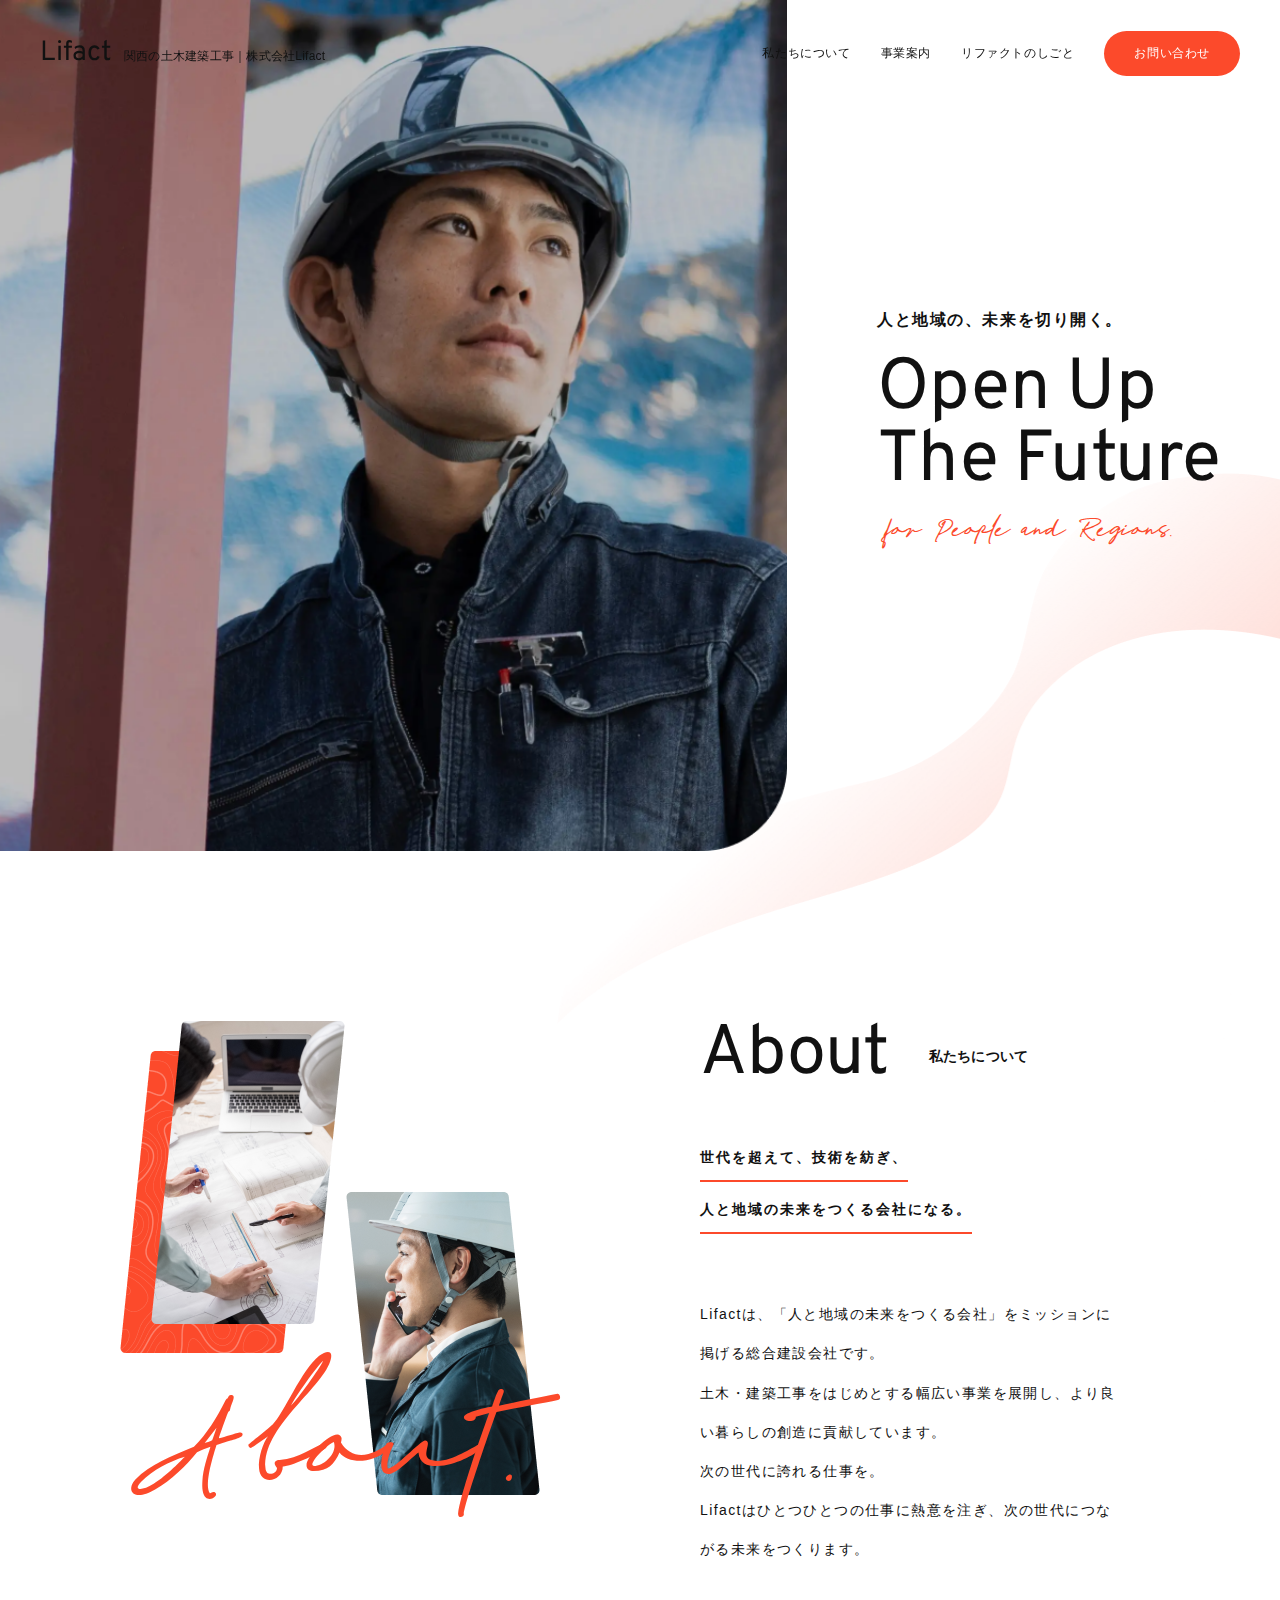
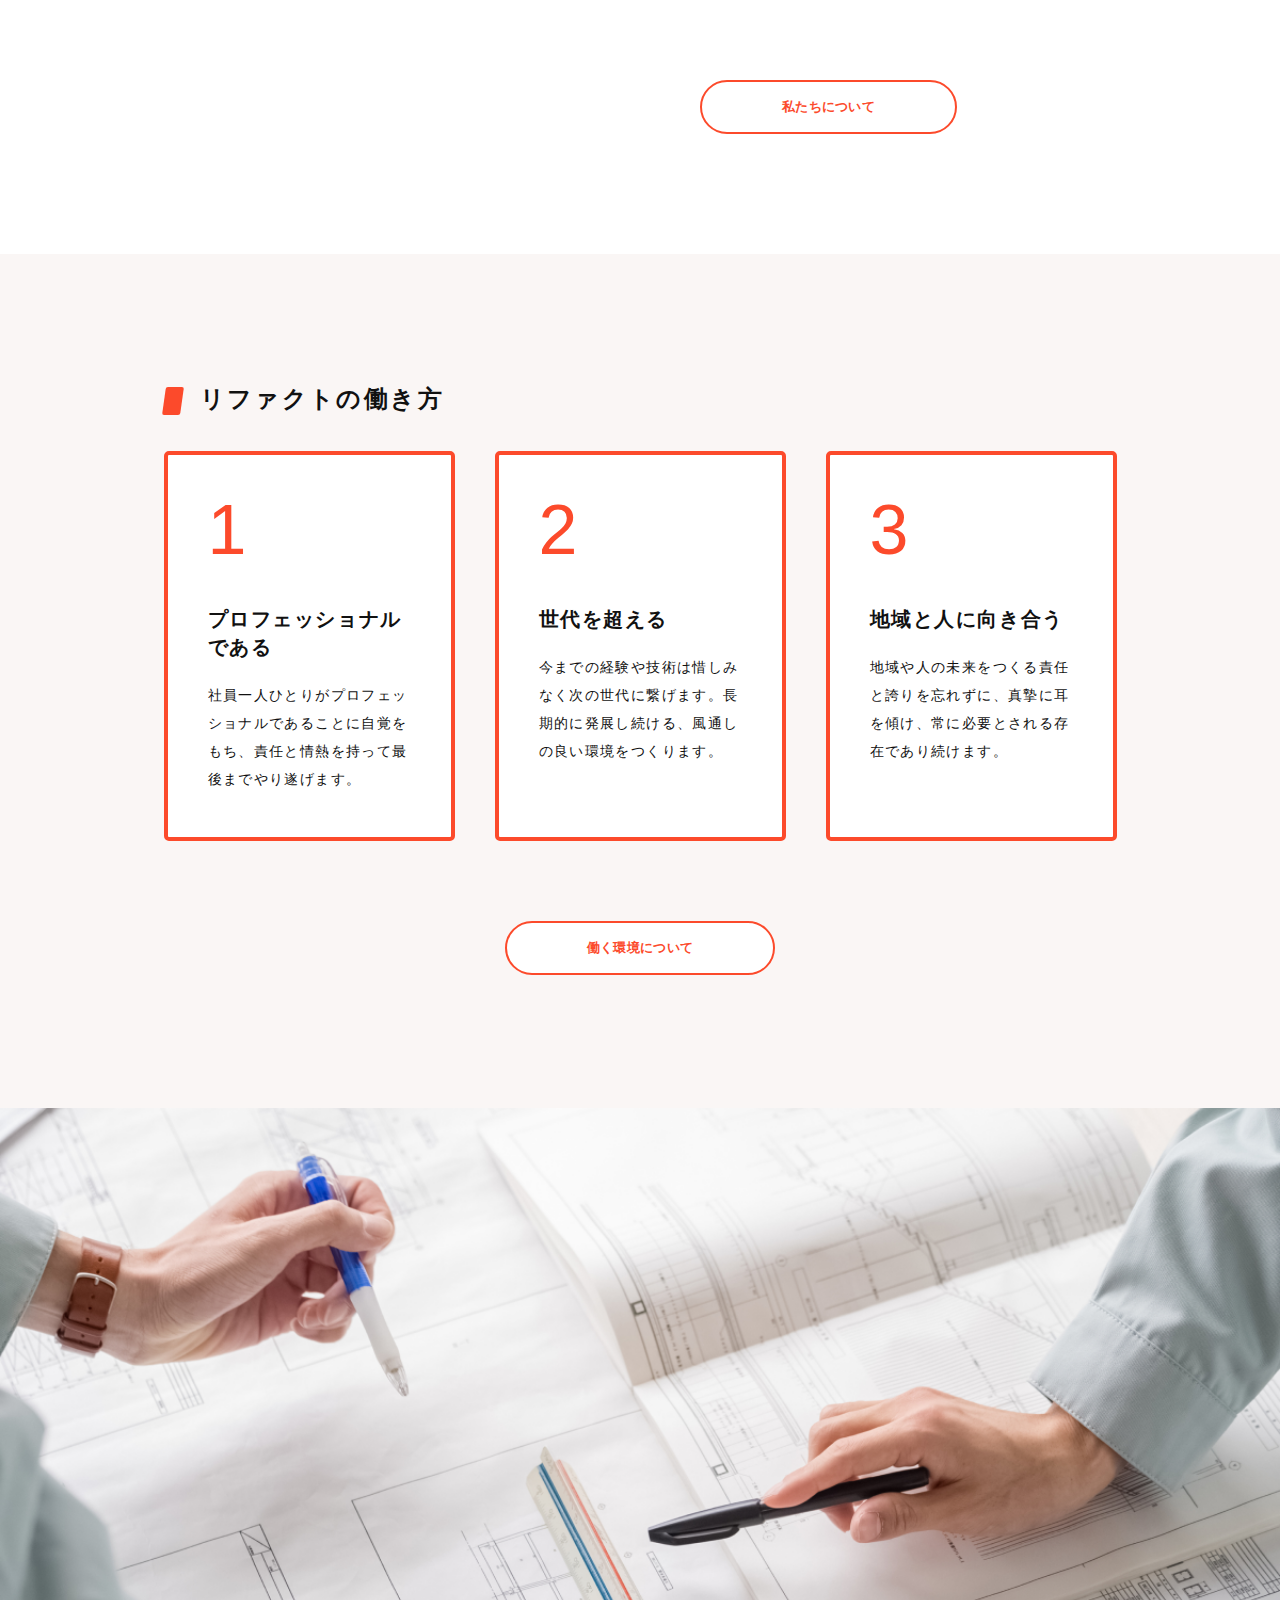
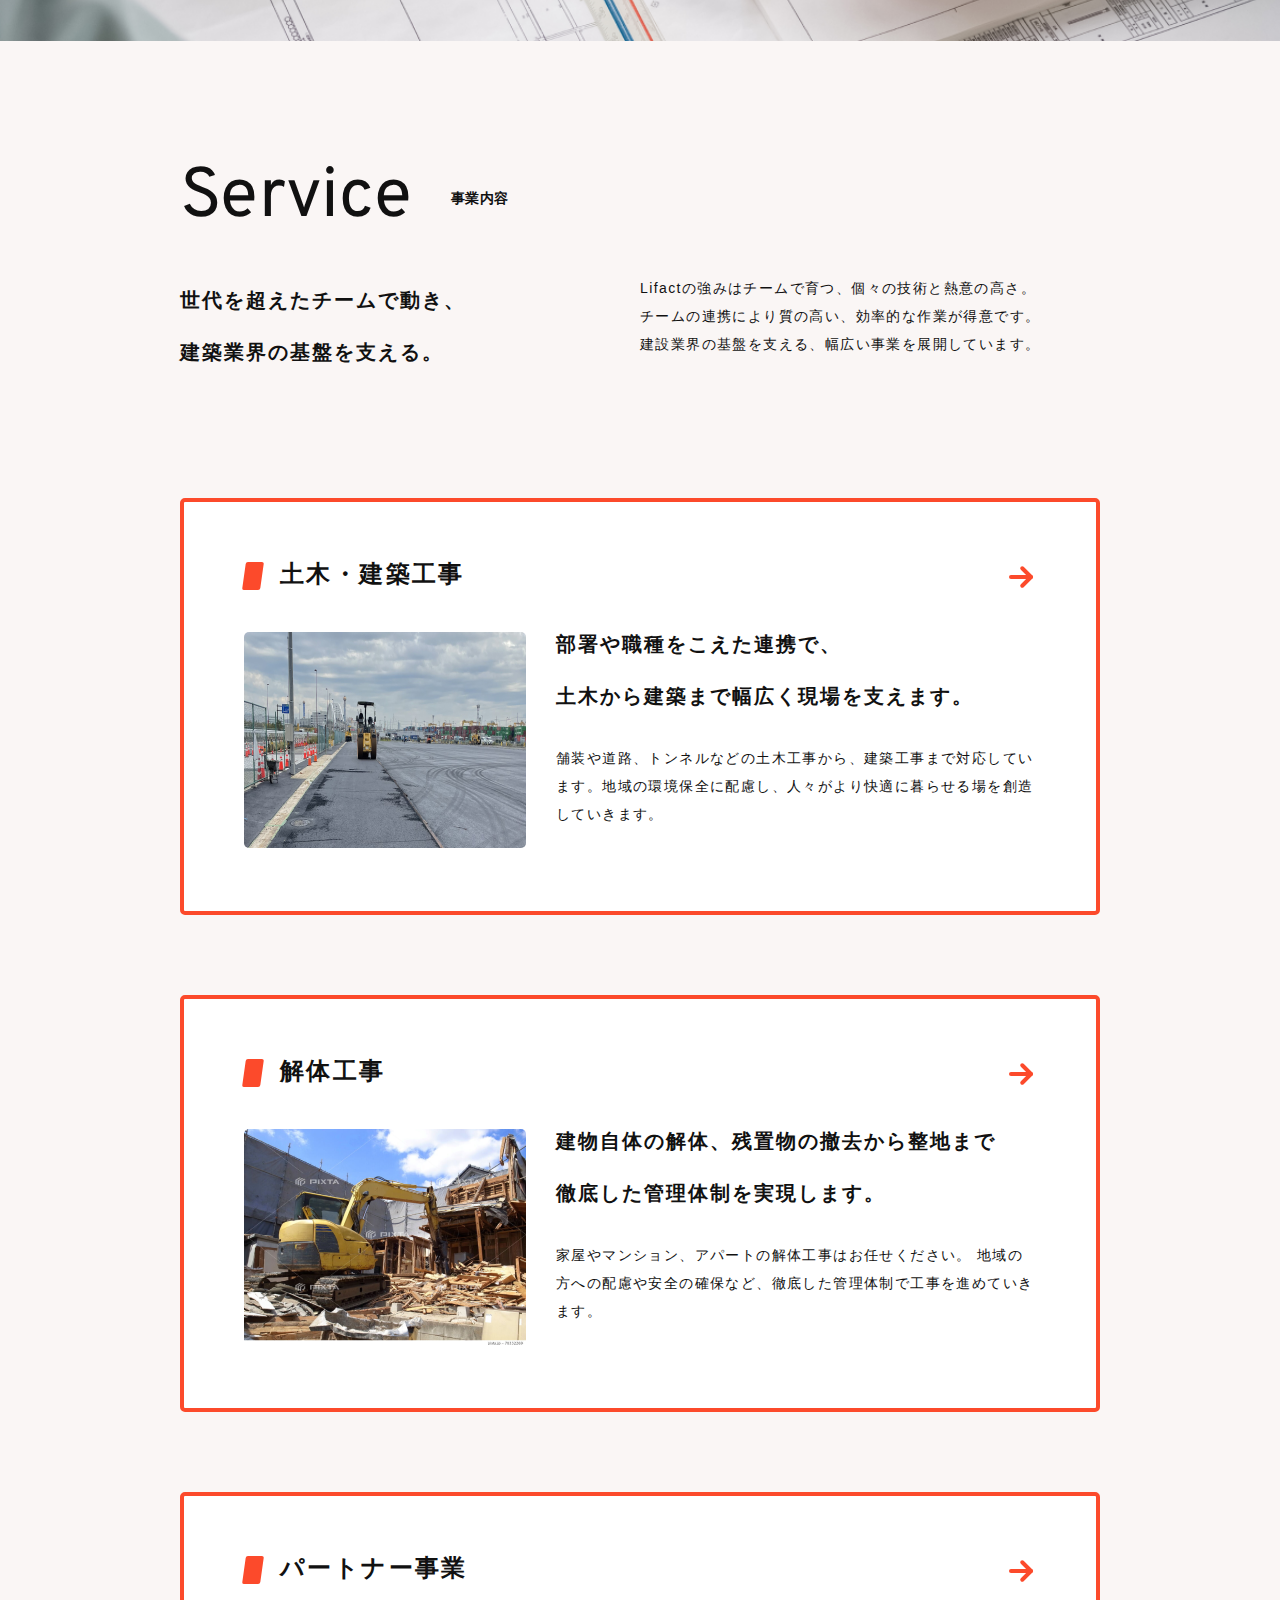
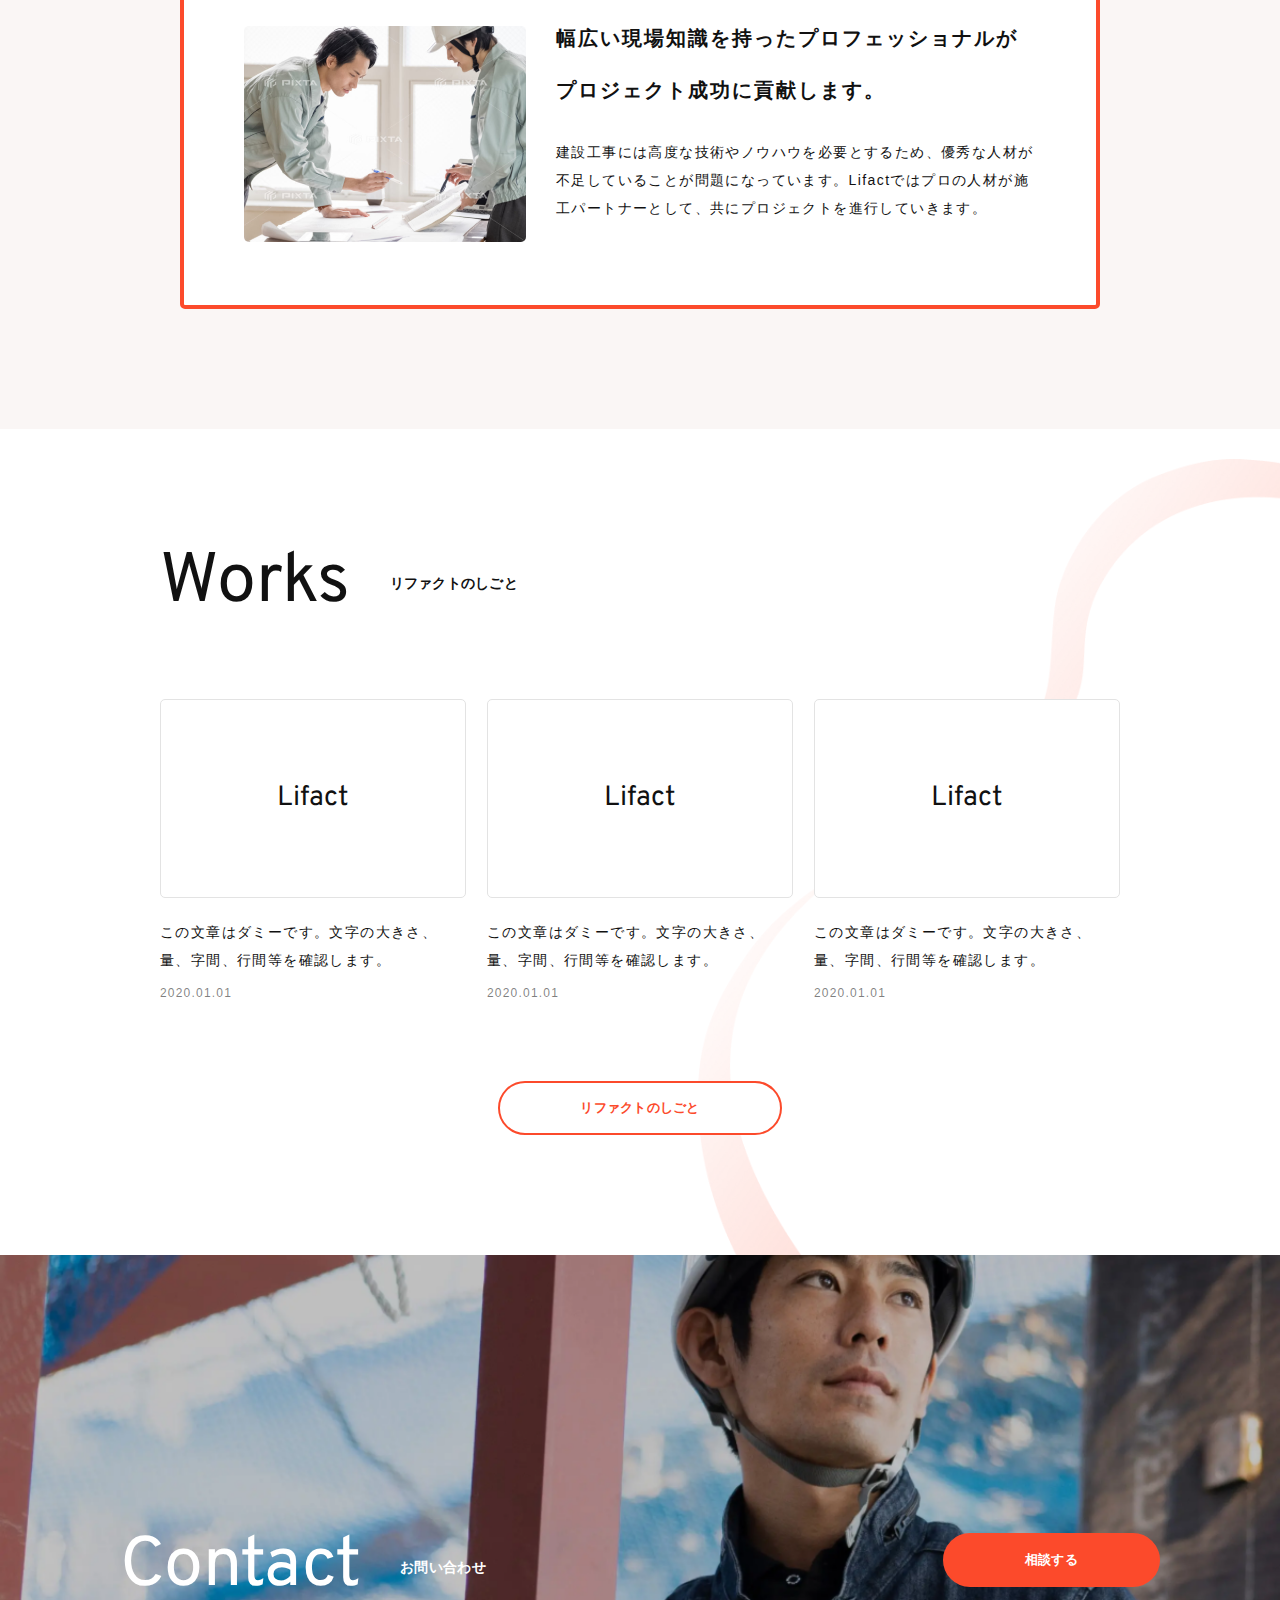
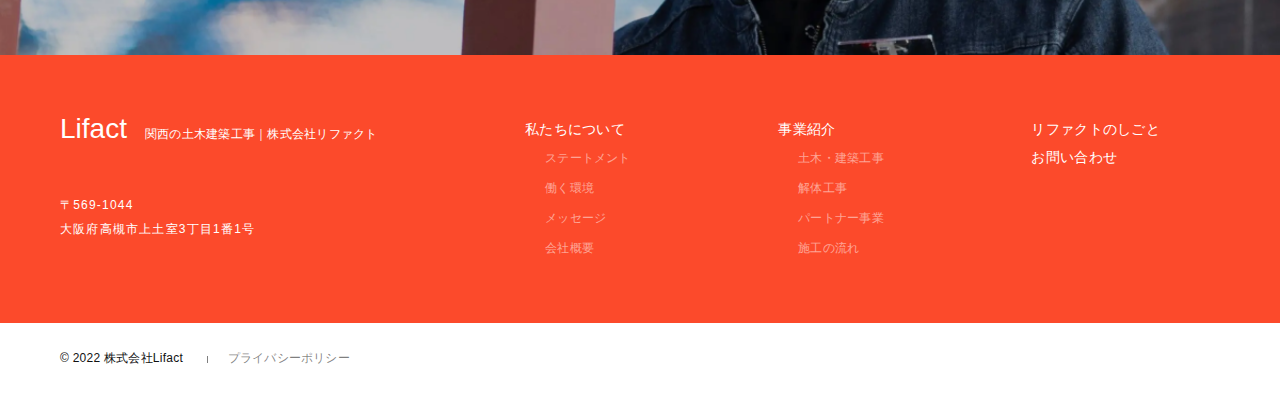
<file: index.html>
<!DOCTYPE html>
<html lang="jp">

<head>
  <meta charset="UTF-8" />
  <meta http-equiv="X-UA-Compatible" content="IE=edge" />
  <meta name="viewport" content="width=device-width, initial-scale=1.0" />
  <link rel="stylesheet" href="style.css" />
  <title>Lifact</title>
</head>

<body>
  <div class="navigation ">
    <div class="flex align-center justify-between">
      <div class="logo">
        <span class="logo__icon overpass">Lifact</span>
        <span class="logo__description desktop-only ">関西の土木建築工事｜株式会社Lifact</span>
      </div>


      <nav class="desktop-nav desktop-only ">
        <ul class="flex">
          <li>
            <a href="#">私たちについて</a>
          </li>
          <li>
            <a href="#">事業案内</a>
          </li>
          <li>
            <a href="#">リファクトのしごと</a>
          </li>
          <li>
            <a href="#">お問い合わせ</a>
          </li>
        </ul>
      </nav>
      <div class="mobile-nav mobile-only">
        <div class="nav-icon" onclick="triggerMenu()">
          <svg class="nav-icon-close" width="24" height="24" viewBox="0 0 24 24">
            <path d="M3,6H21V8H3V6M3,11H21V13H3V11M3,16H21V18H3V16Z" />
          </svg>

          <svg class="nav-icon-open" width="24" height="24" viewBox="0 0 24 24">
            <path d="M19,6.41L17.59,5L12,10.59L6.41,5L5,6.41L10.59,12L5,17.59L6.41,19L12,13.41L17.59,19L19,17.59L13.41,12L19,6.41Z" />
          </svg>
        </div>
        <nav id="mobile-nav">
          <ul>
            <li>
              <a href="#">私たちについて</a>
            </li>
            <li>
              <a href="#">事業案内</a>
            </li>
            <li>
              <a href="#">リファクトのしごと</a>
            </li>
            <li>
              <a href="#">お問い合わせ</a>
            </li>
          </ul>
        </nav>
      </div>
    </div>
  </div>

  <main>
    <section class="hero-container">
      <div class="hero__image-wrapper">
        <img src="./images/hero-image.png" alt="Civil Engineering" />
      </div>

      <div class="hero__title flex column justify-center">
        <p class="font-bold">人と地域の、未来を切り開く。</p>
        <h1 class="overpass">Open Up The Future</h1>
        <p class="tagline richland">for People and Regions.</p>
      </div>
    </section>

    <section class="about flex no-wrap">
      <div class="about__image-container col-6">
        <div>
          <img src="./images/about-image.png" alt="Civil Engineering" />
          <p class="richland">About.</p>
        </div>
      </div>
      <div class="about__content col-6">
        <div class="section__heading">
          <span class="section__heading-title">About</span>
          <span class="section__heading-sub-title">私たちについて</span>
        </div>
        <div class="section__sub-heading">
          <div>世代を超えて、技術を紡ぎ、</div>
          <div>
            人と地域の未来を<br class="mobile-only" />つくる会社になる。
          </div>
        </div>
        <div class="section__description">
          Lifactは、「人と地域の未来をつくる会社」をミッションに掲げる総合建設会社です。<br />
          土木・建築工事をはじめとする幅広い事業を展開し、より良い暮らしの創造に貢献しています。<br />
          次の世代に誇れる仕事を。<br />
          Lifactはひとつひとつの仕事に熱意を注ぎ、次の世代につながる未来をつくります。
        </div>

        <div class="button">
          <button>私たちについて</button>
        </div>
      </div>
    </section>

    <section class="refract-works flex">
      <div class="mx-auto">
        <div class="subsection__heading">リファクトの働き方</div>

        <div class="card-list card-list-orange flex justify-center">
          <div class="card flex column">
            <div class="card__header flex column">
              <div class="card__header-number">1</div>
              <div class="card__header-title">プロフェッショナルである</div>
            </div>
            <div class="card__description">
              社員一人ひとりがプロフェッショナルであることに自覚をもち、責任と情熱を持って最後までやり遂げます。
            </div>
          </div>

          <div class="card flex column">
            <div class="card__header flex column">
              <div class="card__header-number">2</div>
              <div class="card__header-title">世代を超える</div>
            </div>
            <div class="card__description">
              今までの経験や技術は惜しみなく次の世代に繋げます。長期的に発展し続ける、風通しの良い環境をつくります。
            </div>
          </div>

          <div class="card flex column">
            <div class="card__header flex column">
              <div class="card__header-number">3</div>
              <div class="card__header-title">地域と人に向き合う</div>
            </div>
            <div class="card__description">
              地域や人の未来をつくる責任と誇りを忘れずに、真摯に耳を傾け、常に必要とされる存在であり続けます。
            </div>
          </div>
        </div>

        <div class="button flex justify-center">
          <button>働く環境について</button>
        </div>
      </div>
    </section>

    <section class="service">
      <div class="service__header">
        <img src="./images/service-image.png" alt="Hands in Graph" />
      </div>

      <div class="flex column align-center mx-auto">
        <div class="section__heading" style="align-self: flex-start">
          <span class="section__heading-title">Service</span>
          <span class="section__heading-sub-title">事業内容</span>
        </div>

        <div class="service__description flex justify-between width-100" style="margin-bottom: 100px">
          <div class="col-6 col-sm-12" style="margin-bottom: 20px">
            <h2>
              世代を超えたチームで動き、<br />
              建築業界の基盤を支える。
            </h2>
          </div>
          <div class="col-6 col-sm-12">
            <p>
              Lifactの強みはチームで育つ、個々の技術と熱意の高さ。<br />
              チームの連携により質の高い、効率的な作業が得意です。<br />
              建設業界の基盤を支える、幅広い事業を展開しています。
            </p>
          </div>
        </div>

        <div class="card-list card-list-orange flex column width-100">
          <div class="card flex column">
            <div class="card__header flex column">
              <div class="subsection__heading flex justify-between">
                土木・建築工事

                <img class="arrow-hover desktop-only" src="./images/arrow.svg" alt="arrow" />
              </div>
              <div class="card-content flex justify-between">
                <div>
                  <img src="./images/service-card-1.png" alt="Engineers Working" style="border-radius: 5px" />
                </div>

                <div class="flex column justify-between" style="max-width: 480px; margin-top: -14px">
                  <h2>部署や職種をこえた連携で、<br class="desktop-only" />土木から建築まで幅広く現場を支えます。</h2>

                  <p>
                    舗装や道路、トンネルなどの土木工事から、建築工事まで対応しています。地域の環境保全に配慮し、人々がより快適に暮らせる場を創造していきます。
                  </p>

                  <div class="width-100 justify-end flex">
                    <img class="arrow-hover mobile-only" src="./images/arrow.svg" alt="arrow" style="height: 30px;width: 30px;margin-top: 30px;margin-bottom: 0;" />
                  </div>
                </div>
              </div>
            </div>
          </div>

          <div class="card flex column">
            <div class="card__header flex column">
              <div class="subsection__heading flex justify-between">
                解体工事
                <img class="arrow-hover desktop-only" src="./images/arrow.svg" alt="arrow" />
              </div>
              <div class="card-content flex justify-between">
                <div>
                  <img src="./images/service-card-2.png" alt="Engineers Working" style="border-radius: 5px" />
                </div>

                <div class="flex column justify-between" style="max-width: 480px; margin-top: -14px">
                  <h2>
                    建物自体の解体、残置物の撤去から整地まで<br class="desktop-only" />
                    徹底した管理体制を実現します。
                  </h2>

                  <p>
                    家屋やマンション、アパートの解体工事はお任せください。
                    地域の方への配慮や安全の確保など、徹底した管理体制で工事を進めていきます。
                  </p>

                  <div class="width-100 justify-end flex ">
                    <img class="arrow-hover mobile-only" src="./images/arrow.svg" alt="arrow" style="height: 30px;width: 30px;margin-top: 30px;margin-bottom: 0;" />
                  </div>
                </div>
              </div>
            </div>
          </div>

          <div class="card flex column">
            <div class="card__header flex column">
              <div class="subsection__heading flex justify-between">
                パートナー事業

                <img class="arrow-hover desktop-only" src="./images/arrow.svg" alt="arrow" />
              </div>
              <div class="card-content flex justify-between">
                <div>
                  <img src="./images/service-card-3.png" alt="Engineers Working" style="border-radius: 5px" />
                </div>

                <div class="flex column justify-between" style="max-width: 480px; margin-top: -14px">
                  <h2>
                    幅広い現場知識を持ったプロフェッショナルが<br class="desktop-only" />
                    プロジェクト成功に貢献します。
                  </h2>

                  <p>
                    建設工事には高度な技術やノウハウを必要とするため、優秀な人材が不足していることが問題になっています。Lifactではプロの人材が施工パートナーとして、共にプロジェクトを進行していきます。
                  </p>

                  <div class="width-100 justify-end flex">
                    <img class="arrow-hover mobile-only" src="./images/arrow.svg" alt="arrow" style="height: 30px;width: 30px;margin-top: 30px;margin-bottom: 0;" />
                  </div>
                </div>
              </div>
            </div>
          </div>
        </div>
      </div>
    </section>

    <section class="works">
      <div class="mx-auto">
        <div class="section__heading" style="align-self: flex-start; margin-bottom: 80px">
          <span class="section__heading-title">Works</span>
          <span class="section__heading-sub-title">リファクトのしごと</span>
        </div>

        <div class="card-list flex justify-center">
          <div class="card">
            <div class="card__image-container overpass">Lifact</div>
            <div class="card__content">
              <div class="card__content-description">
                <p>
                  この文章はダミーです。文字の大きさ、量、字間、行間等を確認します。
                </p>
              </div>
              <div class="card__content-date"><small>2020.01.01</small></div>
            </div>
          </div>

          <div class="card">
            <div class="card__image-container overpass">Lifact</div>
            <div class="card__content">
              <div class="card__content-description">
                <p>
                  この文章はダミーです。文字の大きさ、量、字間、行間等を確認します。
                </p>
              </div>
              <div class="card__content-date"><small>2020.01.01</small></div>
            </div>
          </div>

          <div class="card">
            <div class="card__image-container overpass">Lifact</div>
            <div class="card__content">
              <div class="card__content-description">
                <p>
                  この文章はダミーです。文字の大きさ、量、字間、行間等を確認します。
                </p>
              </div>
              <div class="card__content-date"><small>2020.01.01</small></div>
            </div>
          </div>
        </div>
        <div class="button flex justify-center">
          <button>リファクトのしごと</button>
        </div>
      </div>
    </section>

    <section class="contact flex">
      <div class="flex justify-between mt-auto width-100" style="margin-bottom: 52px">
        <div class="section__heading" style="align-self: flex-start">
          <span class="section__heading-title">Contact</span>
          <span class="section__heading-sub-title">お問い合わせ</span>
        </div>
        <button>相談する</button>
      </div>
    </section>
  </main>

  <footer>
    <div class="footer__banner flex">
      <div class="company">
        <div class="company__details flex align-center">
          <span class="logo">Lifact</span>
          <span class="tagline">関西の土木建築工事｜株式会社リファクト</span>
        </div>

        <div class="company__address">
          <div>〒569-1044</div>
          <div>大阪府高槻市上土室3丁目1番1号</span>
          </div>
        </div>
      </div>

      <div class="about">
        <ul>
          <li class="list-heading">私たちについて</li>
          <li>ステートメント</li>
          <li>働く環境</li>
          <li>メッセージ</li>
          <li>会社概要</li>
        </ul>
      </div>

      <div class="business-information">
        <ul>
          <li class="list-heading">事業紹介</li>
          <li>土木・建築工事</li>
          <li>解体工事</li>
          <li>パートナー事業</li>
          <li>施工の流れ</li>
        </ul>
      </div>

      <div class="others">
        <ul>
          <li class="list-heading">リファクトのしごと</li>
          <li class="list-heading">お問い合わせ</li>
        </ul>
      </div>
    </div>

    <div class="footer">
      <span class="copyright">
        &copy; 2022 株式会社Lifact
      </span>

      <span class="tagline">
        プライバシーポリシー
      </span>
    </div>
  </footer>

  <script>
    function triggerMenu() {
      let body = document.body;
      body.classList.toggle("open");
    }
  </script>
</body>

</html>
</file>
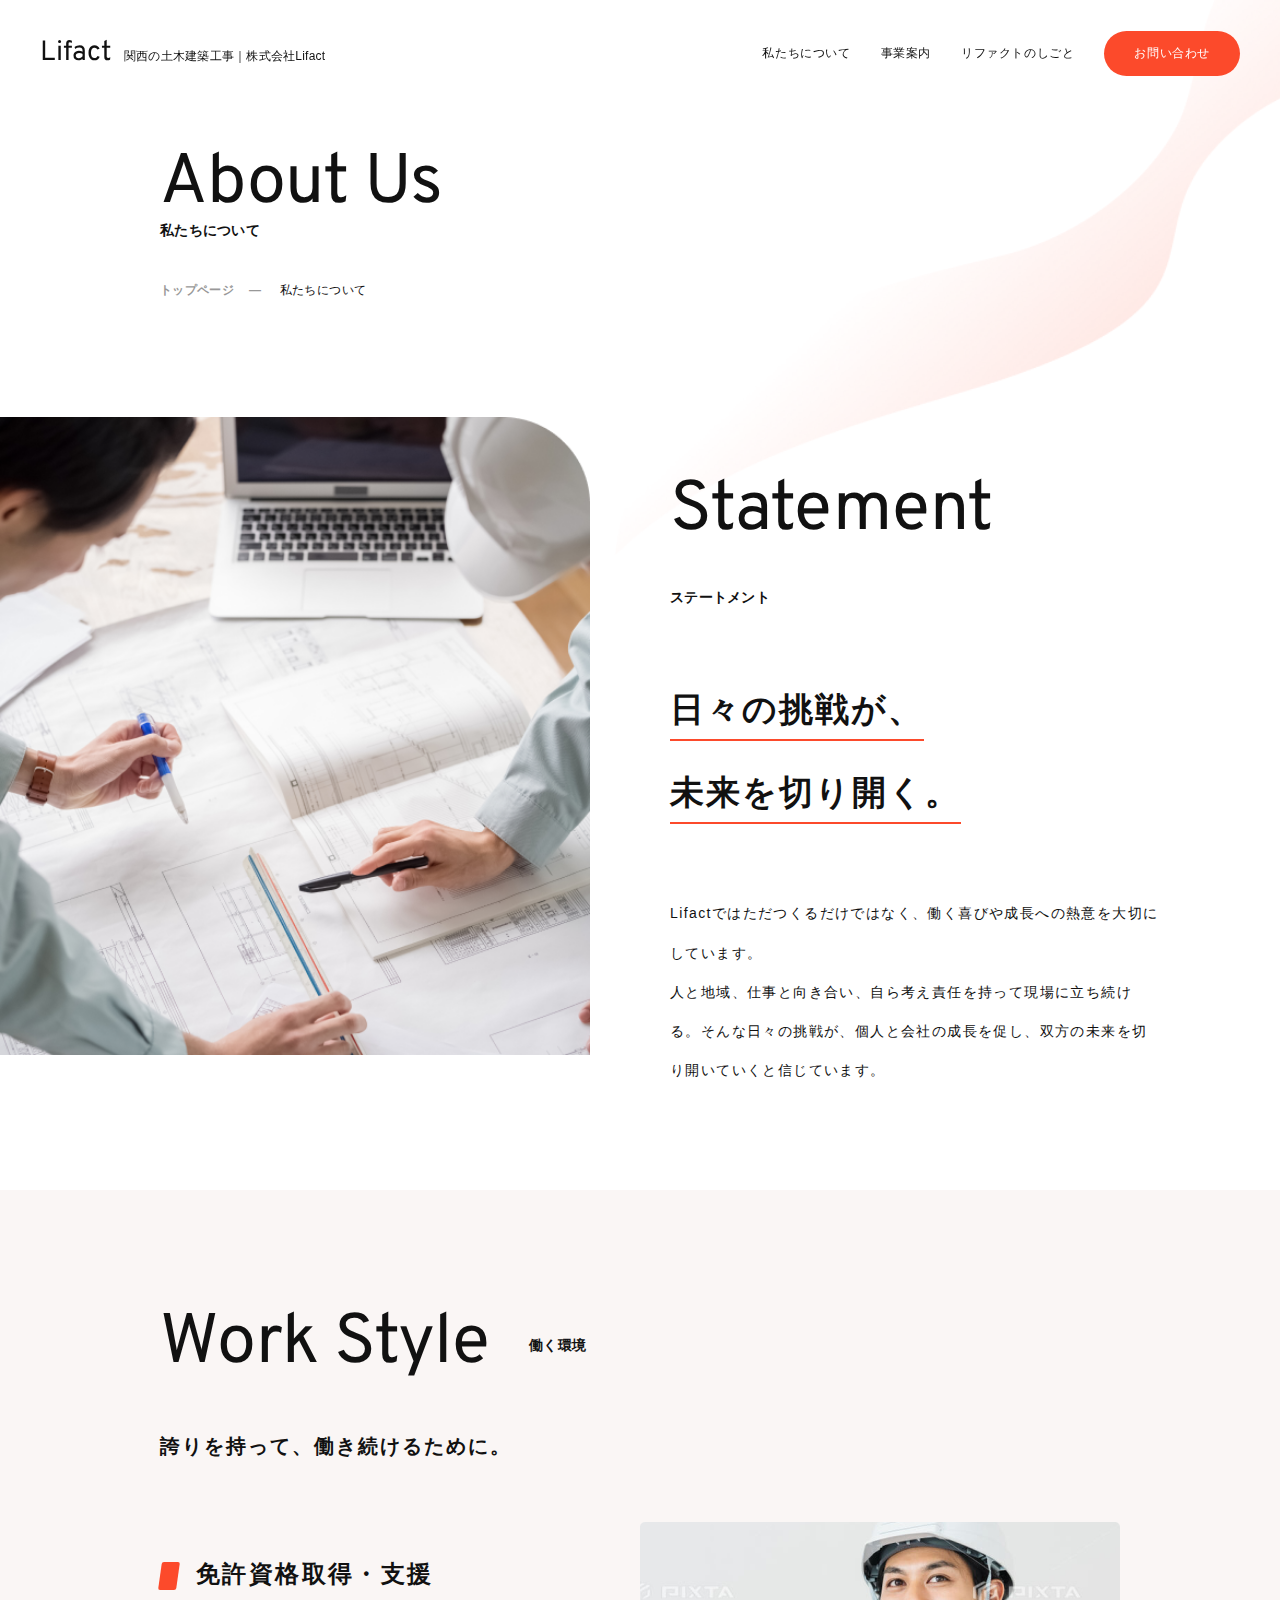
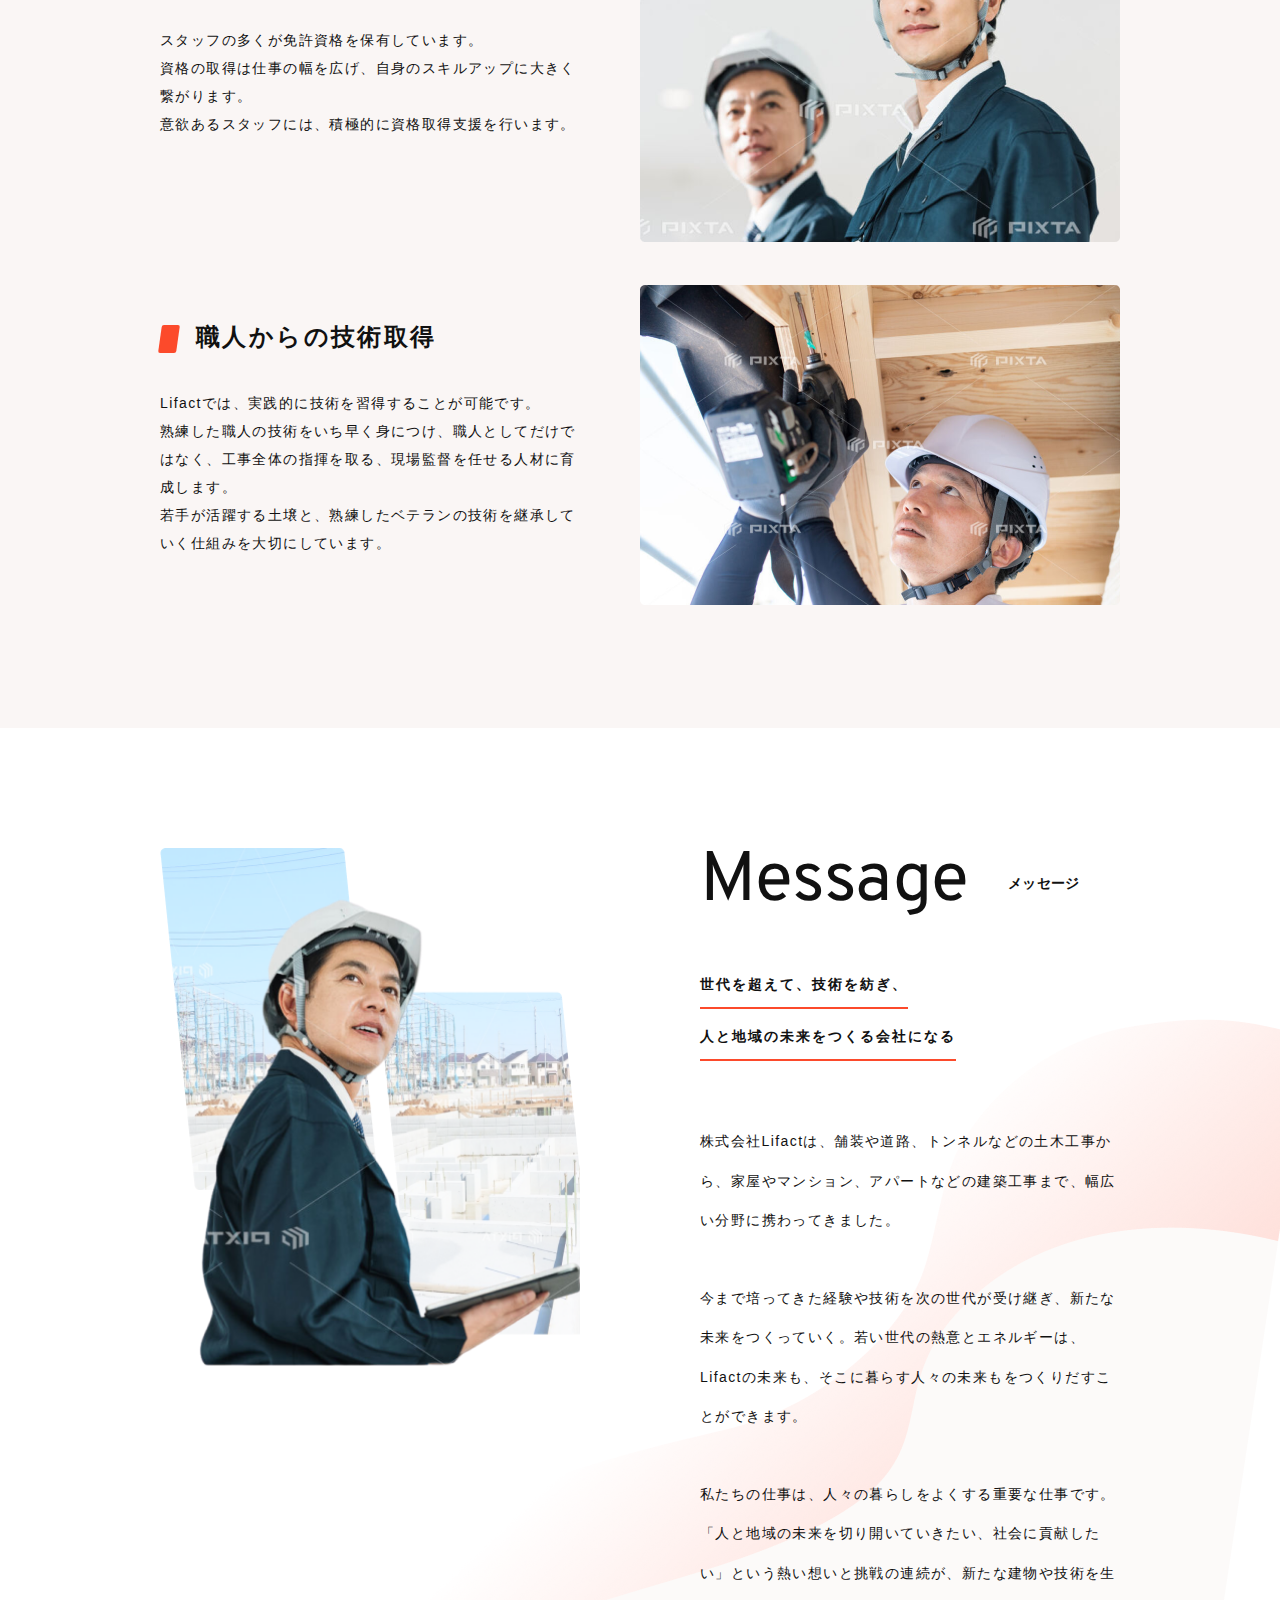
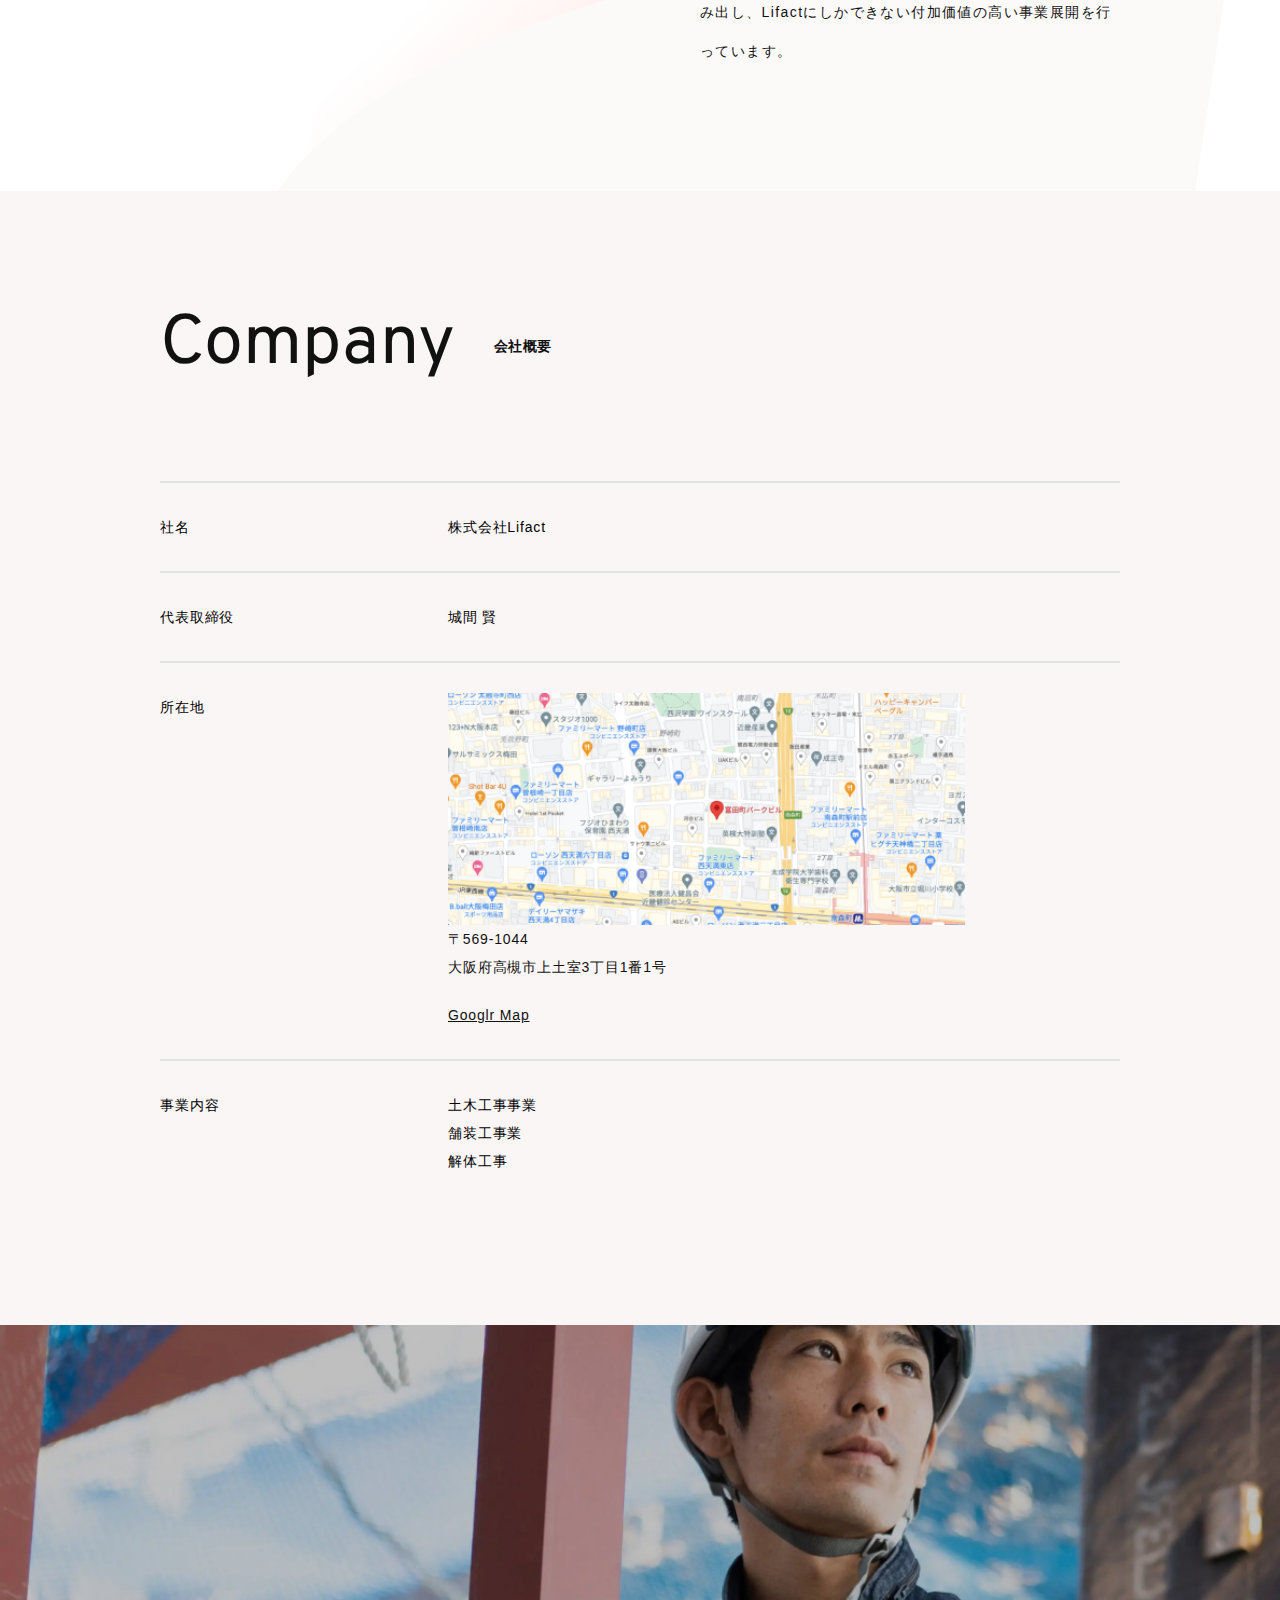
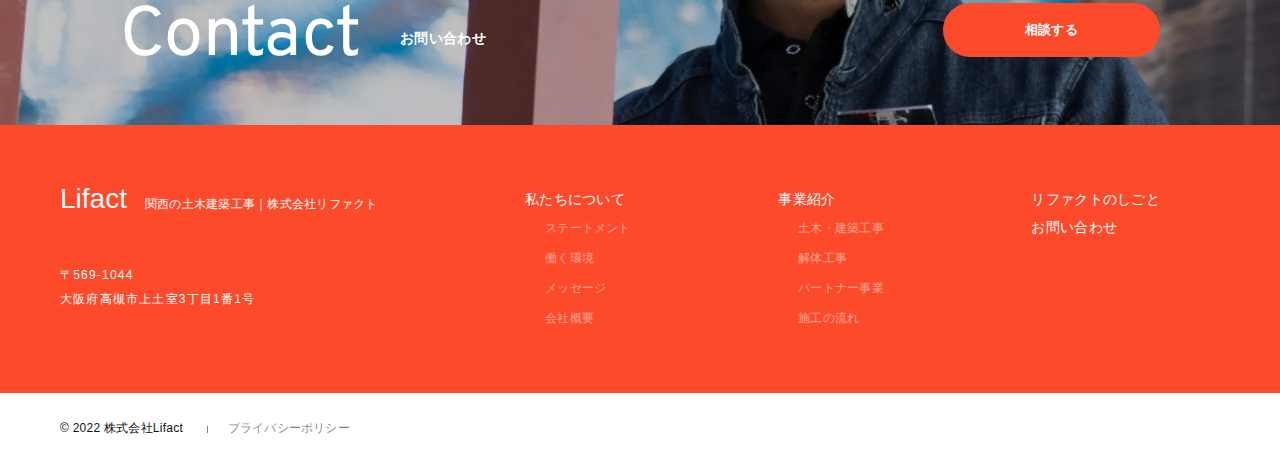
<file: about.html>
<!DOCTYPE html>
<html lang="jp">

<head>
  <meta charset="UTF-8" />
  <meta http-equiv="X-UA-Compatible" content="IE=edge" />
  <meta name="viewport" content="width=device-width, initial-scale=1.0" />
  <link rel="stylesheet" href="about.css" />
  <title>Lifact</title>
</head>

<body>
  <div class="navigation ">
    <div class="flex align-center justify-between">
      <div class="logo">
        <span class="logo__icon overpass">Lifact</span>
        <span class="logo__description desktop-only ">関西の土木建築工事｜株式会社Lifact</span>
      </div>


      <nav class="desktop-nav desktop-only ">
        <ul class="flex">
          <li>
            <a href="#">私たちについて</a>
          </li>
          <li>
            <a href="#">事業案内</a>
          </li>
          <li>
            <a href="#">リファクトのしごと</a>
          </li>
          <li>
            <a href="#">お問い合わせ</a>
          </li>
        </ul>
      </nav>
      <div class="mobile-nav mobile-only">
        <div class="nav-icon" onclick="triggerMenu()">
          <svg class="nav-icon-close" width="24" height="24" viewBox="0 0 24 24">
            <path d="M3,6H21V8H3V6M3,11H21V13H3V11M3,16H21V18H3V16Z" />
          </svg>

          <svg class="nav-icon-open" width="24" height="24" viewBox="0 0 24 24">
            <path d="M19,6.41L17.59,5L12,10.59L6.41,5L5,6.41L10.59,12L5,17.59L6.41,19L12,13.41L17.59,19L19,17.59L13.41,12L19,6.41Z" />
          </svg>
        </div>
        <nav id="mobile-nav">
          <ul>
            <li>
              <a href="#">私たちについて</a>
            </li>
            <li>
              <a href="#">事業案内</a>
            </li>
            <li>
              <a href="#">リファクトのしごと</a>
            </li>
            <li>
              <a href="#">お問い合わせ</a>
            </li>
          </ul>

        </nav>
      </div>
    </div>
  </div>

  <main>


    <section class="about">
      <div>
        <div class="section__heading column justify-start" style="align-self: flex-start; align-items: flex-start; gap: 0">
          <span class="section__heading-title">About Us</span>
          <span class="section__heading-sub-title">私たちについて</span>
        </div>

        <div class="sub-heading">
          <span>
            トップページ&nbsp;&nbsp;&nbsp;&nbsp;―&nbsp;&nbsp;&nbsp;&nbsp;
          </span>
          <span>
            私たちについて
          </span>
        </div>
      </div>

      <div class="statement-wrapper flex justify-between">
        <div class="col-6 col-sm-12">
          <img src="./images/about-image-2.png" alt="">
        </div>

        <div class="statement-content col-6 col-sm-12">
          <div class="section__heading column justify-start" style="align-self: flex-start; align-items: flex-start; ">
            <span class="section__heading-title">Statement</span>
            <span class="section__heading-sub-title">ステートメント</span>
          </div>

          <div class="section__sub-heading">
            <div style="line-height: 
              83.2px;">日々の挑戦が、</div>
            <div style="line-height: 
            83.2px;">
              未来を切り開く。
            </div>
          </div>
          <div class="section__description">
            Lifactではただつくるだけではなく、働く喜びや成長への熱意を大切にしています。<br />
            人と地域、仕事と向き合い、自ら考え責任を持って現場に立ち続ける。そんな日々の挑戦が、個人と会社の成長を促し、双方の未来を切り開いていくと信じています。
          </div>
        </div>
      </div>

    </section>

    <section class="work-style ">
      <div class="mx-auto">
        <div class="section__heading " style="align-self: flex-start; ">
          <span class="section__heading-title">Work Style</span>
          <span class="section__heading-sub-title">働く環境</span>
        </div>
        <h2>誇りを持って、働き続けるために。</h2>

        <div class="work-style__list flex">
          <div class="work-style-1 flex justify-between">
            <div class="work-style__content  col-6">
              <div class="subsection__heading " style="margin-top: 40px; ">免許資格取得・支援</div>
              <p>スタッフの多くが免許資格を保有しています。 <br>
                資格の取得は仕事の幅を広げ、自身のスキルアップに大きく繋がります。<br>
                意欲あるスタッフには、積極的に資格取得支援を行います。</p>
            </div>
            <div class="work-style__image col-6">
              <img src="./images/work-style-1.png" alt="">
            </div>

          </div>


          <div class="work-style-2 flex justify-between">
            <div class="work-style__content  col-6">
              <div class="subsection__heading " style="margin-top: 40px; ">職人からの技術取得</div>
              <p>
                Lifactでは、実践的に技術を習得することが可能です。 <br>
                熟練した職人の技術をいち早く身につけ、職人としてだけではなく、工事全体の指揮を取る、現場監督を任せる人材に育成します。<br>
                若手が活躍する土壌と、熟練したベテランの技術を継承していく仕組みを大切にしています。
              </p>
            </div>
            <div class="work-style__image col-6">
              <img src="./images/work-style-2.png" alt="">
            </div>

          </div>
        </div>
      </div>
    </section>

    <section class="message">
      <div class="flex justify-between mx-auto">
        <div class="col-6 col-sm-12" style="max-width: 420px;">
          <img src="./images/message-image.png" alt="">
        </div>

        <div class="message-content col-6 col-sm-12" style="max-width: 420px;">
          <div class="section__heading " style="align-self: flex-start; ">
            <span class="section__heading-title">Message</span>
            <span class="section__heading-sub-title">メッセージ</span>
          </div>

          <div class="section__sub-heading">
            <div>世代を超えて、技術を紡ぎ、</div>
            <div>
              人と地域の未来をつくる会社になる
            </div>
          </div>
          <div class="section__description">
            株式会社Lifactは、舗装や道路、トンネルなどの土木工事から、家屋やマンション、アパートなどの建築工事まで、幅広い分野に携わってきました。
            <br> <br>
            今まで培ってきた経験や技術を次の世代が受け継ぎ、新たな未来をつくっていく。若い世代の熱意とエネルギーは、Lifactの未来も、そこに暮らす人々の未来もをつくりだすことができます。
            <br> <br>
            私たちの仕事は、人々の暮らしをよくする重要な仕事です。
            「人と地域の未来を切り開いていきたい、社会に貢献したい」という熱い想いと挑戦の連続が、新たな建物や技術を生み出し、Lifactにしかできない付加価値の高い事業展開を行っています。
          </div>
        </div>
      </div>
    </section>

    <section class="company">
      <div class="mx-auto">
        <div class="section__heading " style="align-self: flex-start; ">
          <span class="section__heading-title">Company</span>
          <span class="section__heading-sub-title">会社概要</span>
        </div>

        <table>
          <tr class="company-name">
            <td>
              社名
            </td>
            <td>
              株式会社Lifact
            </td>
          </tr>

          <tr class="representative">
            <td>
              代表取締役
            </td>
            <td>城間 賢</td>
          </tr>

          <tr class="location">
            <td>
              所在地
            </td>
            <td>
              <img src="./images/company-map-image.png" alt="">
              <div>
                〒569-1044 <br>
                大阪府高槻市上土室3丁目1番1号
              </div>
              <a href="#">Googlr Map</a>
            </td>
          </tr>

          <tr class="business-content">
            <td>
              事業内容
            </td>
            <td>
              土木工事事業 <br>
              舗装工事業<br>
              解体工事
            </td>
          </tr>
        </table>
      </div>

    </section>

    <section class="contact flex">
      <div class="flex justify-between mt-auto width-100" style="margin-bottom: 52px">
        <div class="section__heading" style="align-self: flex-start">
          <span class="section__heading-title">Contact</span>
          <span class="section__heading-sub-title">お問い合わせ</span>
        </div>
        <button>相談する</button>
      </div>
    </section>
  </main>

  <footer>
    <div class="footer__banner flex">
      <div class="company">
        <div class="company__details flex align-center">
          <span class="logo">Lifact</span>
          <span class="tagline">関西の土木建築工事｜株式会社リファクト</span>
        </div>

        <div class="company__address">
          <div>〒569-1044</div>
          <div>大阪府高槻市上土室3丁目1番1号</span>
          </div>
        </div>
      </div>

      <div class="about">
        <ul>
          <li class="list-heading">私たちについて</li>
          <li>ステートメント</li>
          <li>働く環境</li>
          <li>メッセージ</li>
          <li>会社概要</li>
        </ul>
      </div>

      <div class="business-information">
        <ul>
          <li class="list-heading">事業紹介</li>
          <li>土木・建築工事</li>
          <li>解体工事</li>
          <li>パートナー事業</li>
          <li>施工の流れ</li>
        </ul>
      </div>

      <div class="others">
        <ul>
          <li class="list-heading">リファクトのしごと</li>
          <li class="list-heading">お問い合わせ</li>
        </ul>
      </div>
    </div>

    <div class="footer">
      <span class="copyright">
        &copy; 2022 株式会社Lifact
      </span>

      <span class="tagline">
        プライバシーポリシー
      </span>
    </div>
  </footer>

  <script>
    function triggerMenu() {
      let body = document.body;
      body.classList.toggle("open");
    }
  </script>
</body>

</html>
</file>
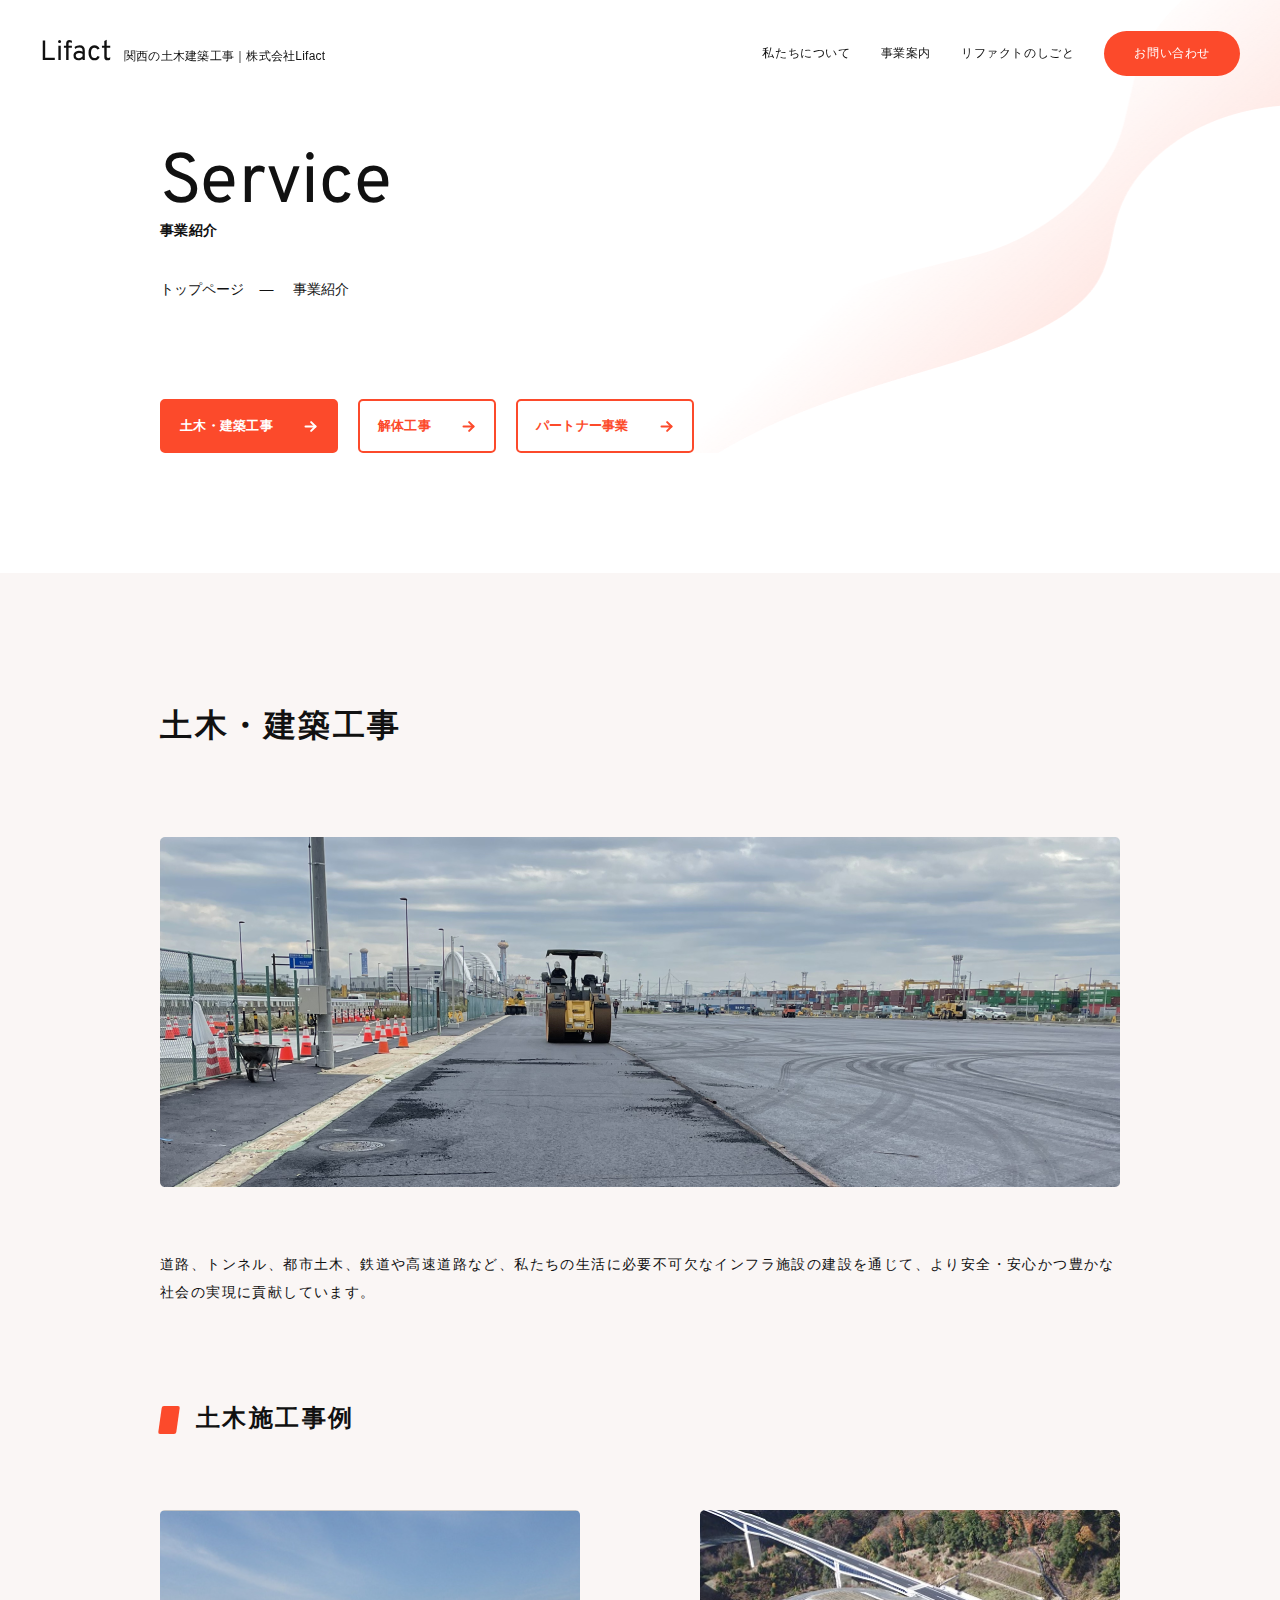
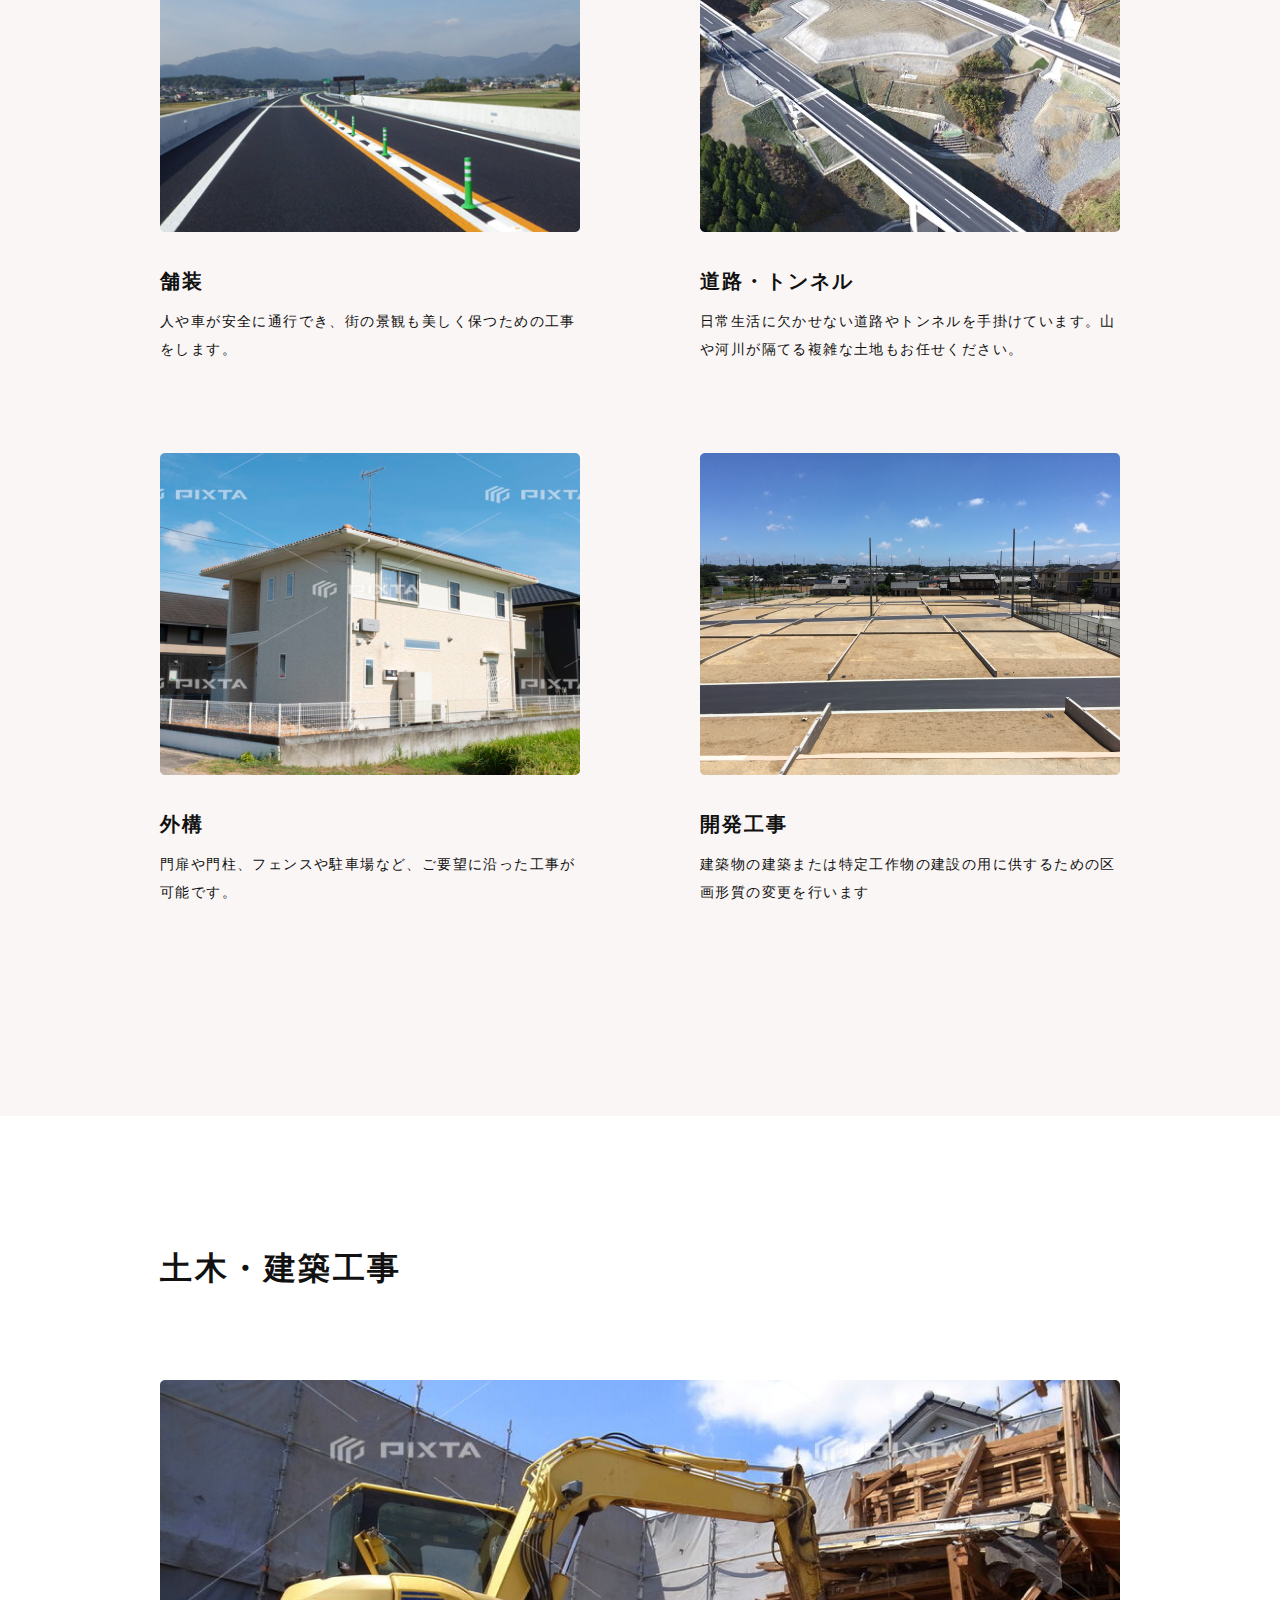
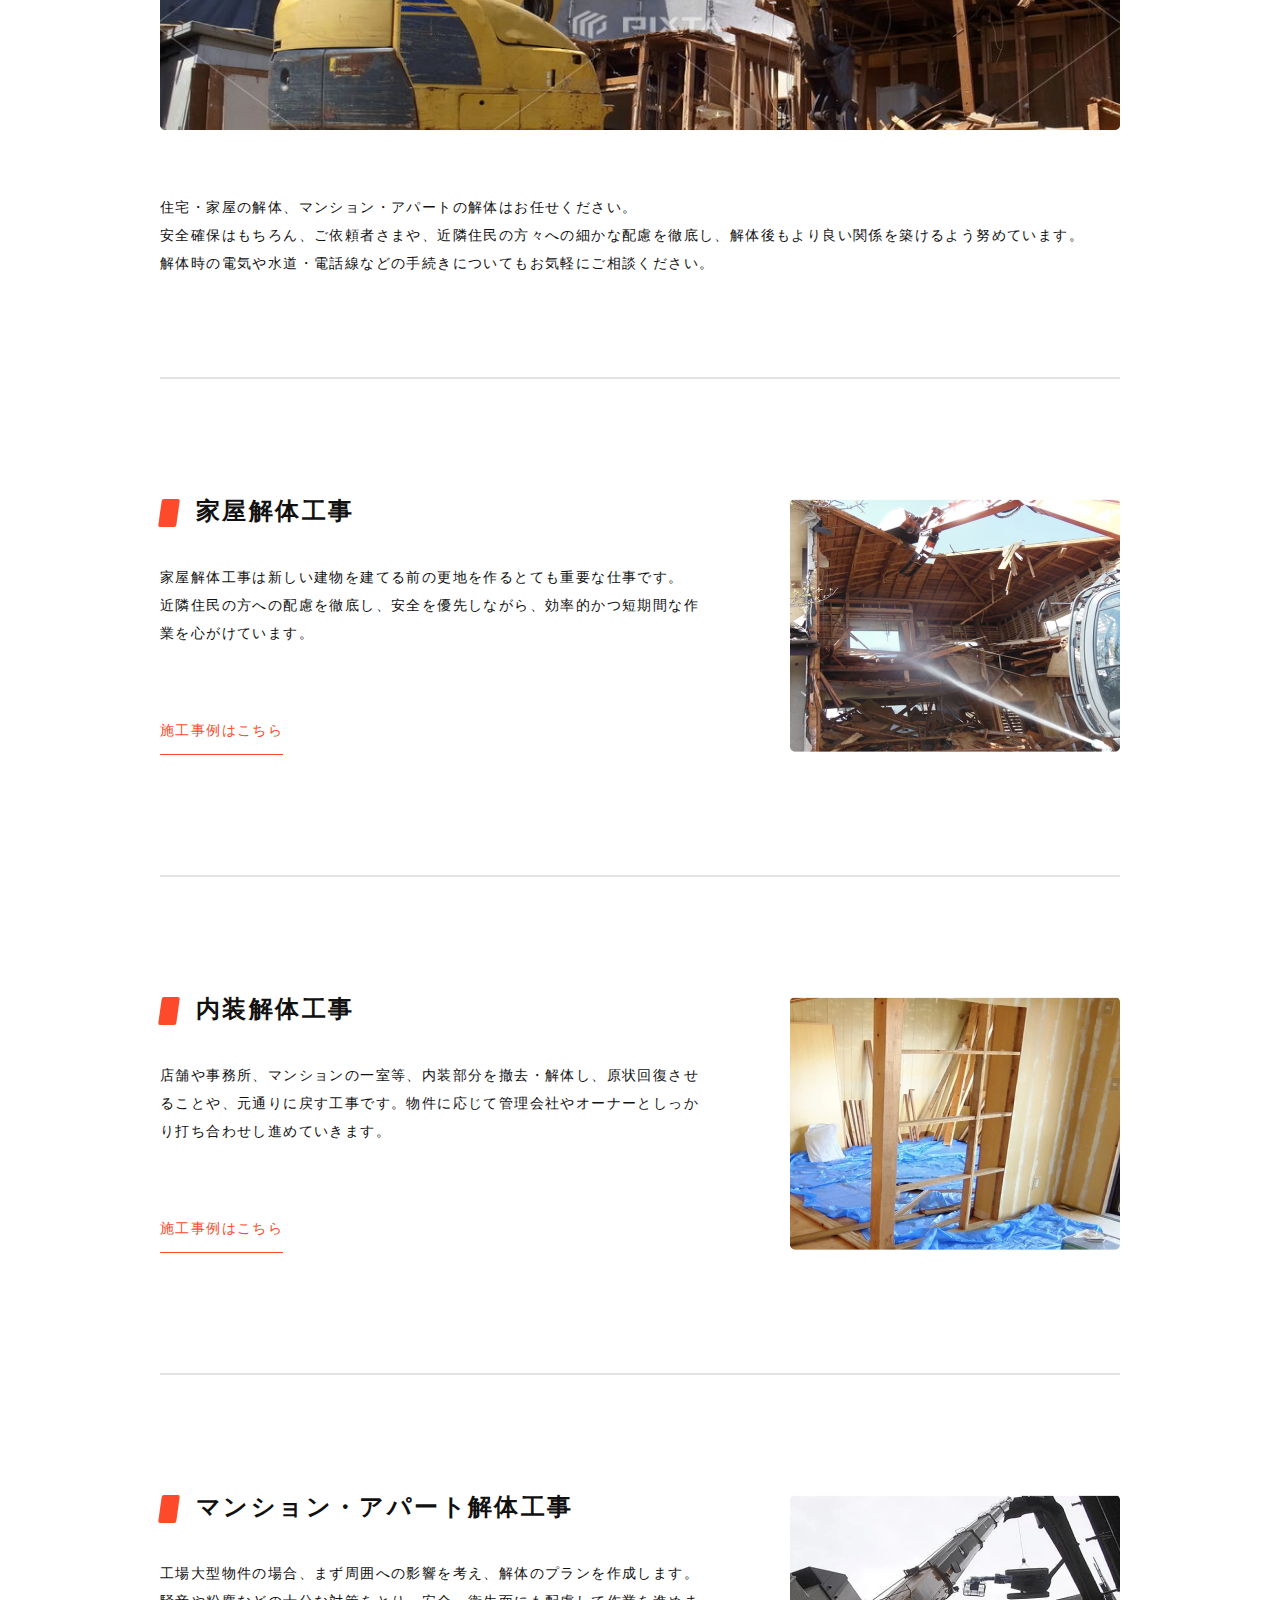
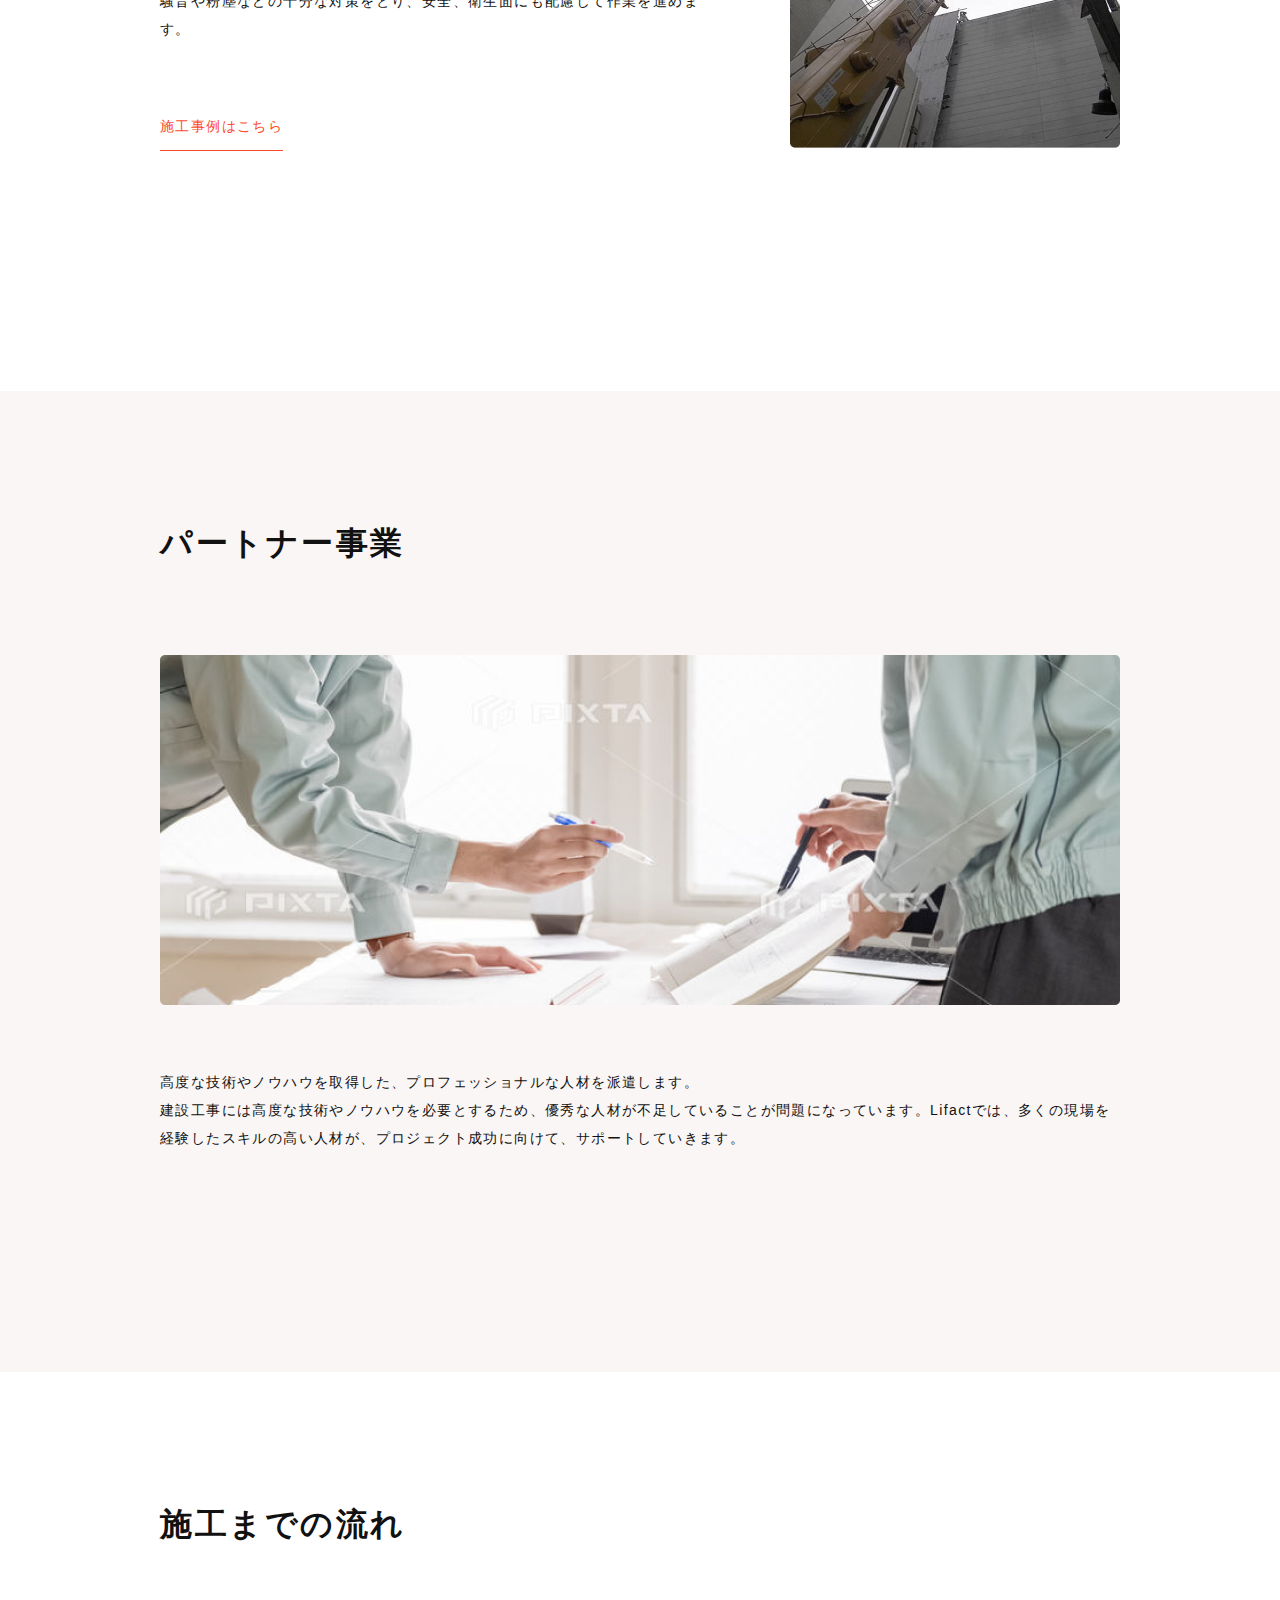
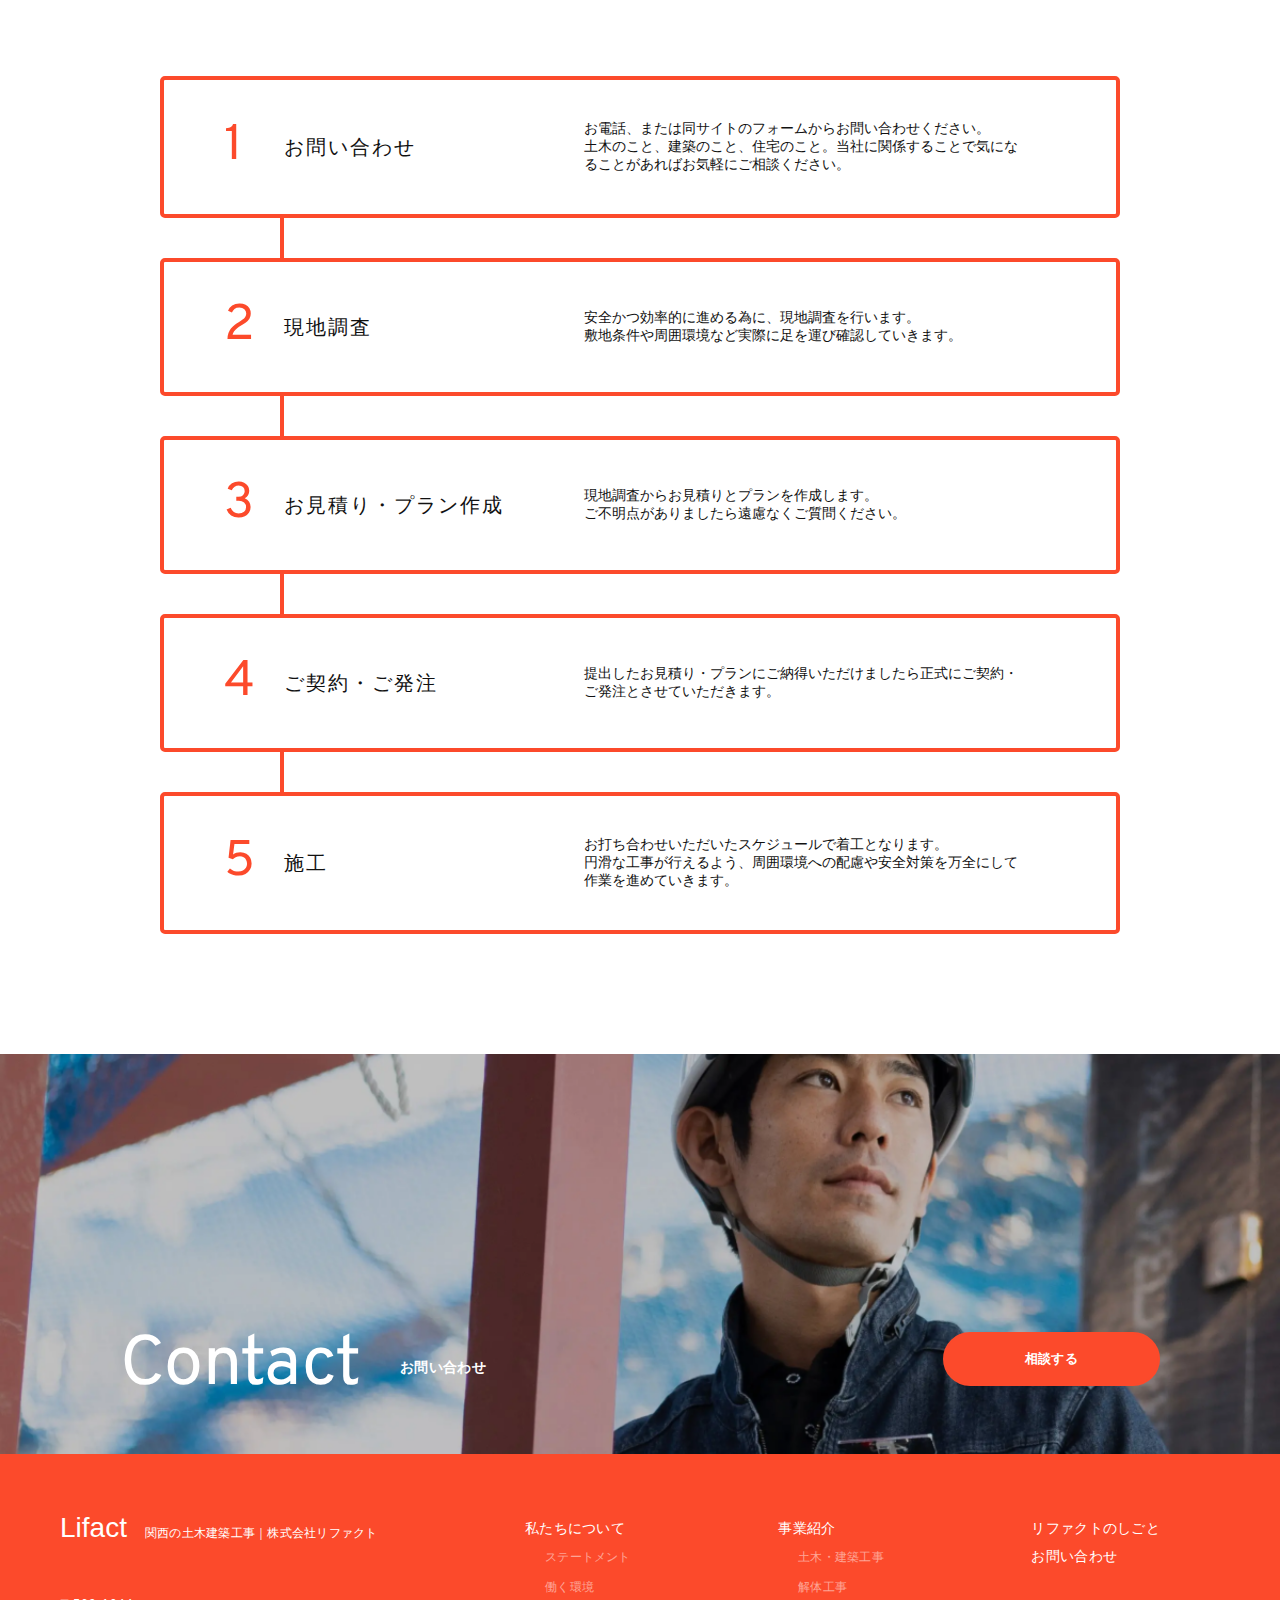
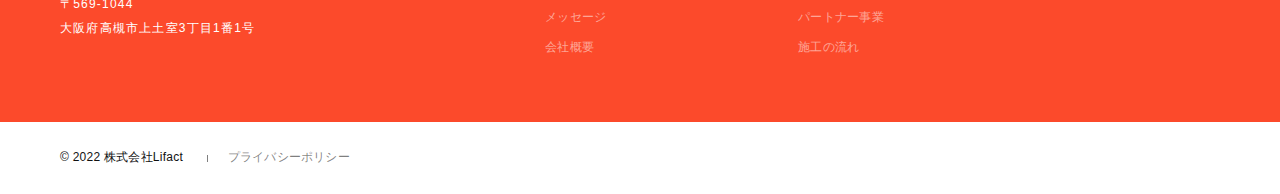
<file: service.html>
<!DOCTYPE html>
<html lang="jp">

<head>
  <meta charset="UTF-8" />
  <meta http-equiv="X-UA-Compatible" content="IE=edge" />
  <meta name="viewport" content="width=device-width, initial-scale=1.0" />
  <link rel="stylesheet" href="service.css" />
  <title>Lifact</title>
</head>

<body>
  <div class="navigation ">
    <div class="flex align-center justify-between">
      <div class="logo">
        <span class="logo__icon overpass">Lifact</span>
        <span class="logo__description desktop-only ">関西の土木建築工事｜株式会社Lifact</span>
      </div>


      <nav class="desktop-nav desktop-only ">
        <ul class="flex">
          <li>
            <a href="#">私たちについて</a>
          </li>
          <li>
            <a href="#">事業案内</a>
          </li>
          <li>
            <a href="#">リファクトのしごと</a>
          </li>
          <li>
            <a href="#">お問い合わせ</a>
          </li>
        </ul>
      </nav>
      <div class="mobile-nav mobile-only">
        <div class="nav-icon" onclick="triggerMenu()">
          <svg class="nav-icon-close" width="24" height="24" viewBox="0 0 24 24">
            <path d="M3,6H21V8H3V6M3,11H21V13H3V11M3,16H21V18H3V16Z" />
          </svg>

          <svg class="nav-icon-open" width="24" height="24" viewBox="0 0 24 24">
            <path d="M19,6.41L17.59,5L12,10.59L6.41,5L5,6.41L10.59,12L5,17.59L6.41,19L12,13.41L17.59,19L19,17.59L13.41,12L19,6.41Z" />
          </svg>
        </div>
        <nav id="mobile-nav">
          <ul>
            <li>
              <a href="#">私たちについて</a>
            </li>
            <li>
              <a href="#">事業案内</a>
            </li>
            <li>
              <a href="#">リファクトのしごと</a>
            </li>
            <li>
              <a href="#">お問い合わせ</a>
            </li>
          </ul>

        </nav>
      </div>
    </div>
  </div>


  <main>

    <section class="service">
      <div class="mx-auto">
        <div class="section__heading column justify-start" style="align-self: flex-start; align-items: flex-start; gap: 0">
          <span class="section__heading-title">Service</span>
          <span class="section__heading-sub-title">事業紹介</span>
        </div>

        <div class="sub-heading">
          <span>
            トップページ&nbsp;&nbsp;&nbsp;&nbsp;―&nbsp;&nbsp;&nbsp;&nbsp;
          </span>
          <span>
            事業紹介
          </span>
        </div>

        <div class="links flex">
          <button>
            土木・建築工事
            <svg width="15" height="15" viewBox="0 0 30 30" fill="none" xmlns="http://www.w3.org/2000/svg">
              <path d="M5 15H25" stroke-width="4" stroke-linecap="round" stroke-linejoin="round" />
              <path d="M16.25 6.25L25 15L16.25 23.75" stroke-width="4" stroke-linecap="round" stroke-linejoin="round" />
            </svg>
          </button>

          <button>
            解体工事
            <svg width="15" height="15" viewBox="0 0 30 30" fill="none" xmlns="http://www.w3.org/2000/svg">
              <path d="M5 15H25" stroke-width="4" stroke-linecap="round" stroke-linejoin="round" />
              <path d="M16.25 6.25L25 15L16.25 23.75" stroke-width="4" stroke-linecap="round" stroke-linejoin="round" />
            </svg>
          </button>

          <button>
            パートナー事業

            <svg width="15" height="15" viewBox="0 0 30 30" fill="none" xmlns="http://www.w3.org/2000/svg">
              <path d="M5 15H25" stroke-width="4" stroke-linecap="round" stroke-linejoin="round" />
              <path d="M16.25 6.25L25 15L16.25 23.75" stroke-width="4" stroke-linecap="round" stroke-linejoin="round" />
            </svg>

          </button>
        </div>
      </div>
    </section>

    <section class="civil-works">

      <div class="mx-auto">

        <div class="civil-works__header">
          <h1>土木・建築工事</h1>

          <img src="./images/civil-works-header.png" alt="">

          <p>道路、トンネル、都市土木、鉄道や高速道路など、私たちの生活に必要不可欠なインフラ施設の建設を通じて、より安全・安心かつ豊かな社会の実現に貢献しています。</p>

        </div>


        <div class="civil-works__civil-case">
          <div class="subsection__heading">土木施工事例</div>

          <div class="civil-case-list mx-auto">
            <div class="civil-case-1">
              <img src="./images/civil-case-1.png" alt="">
              <h2>舗装</h2>
              <p>人や車が安全に通行でき、街の景観も美しく保つための工事をします。</p>
            </div>

            <div class="civil-case-2">
              <img src="./images/civil-case-2.png" alt="">
              <h2>道路・トンネル</h2>
              <p>日常生活に欠かせない道路やトンネルを手掛けています。山や河川が隔てる複雑な土地もお任せください。</p>
            </div>

            <div class="civil-case-3">
              <img src="./images/civil-case-3.png" alt="">
              <h2>外構</h2>
              <p>門扉や門柱、フェンスや駐車場など、ご要望に沿った工事が可能です。</p>
            </div>

            <div class="civil-case-4">
              <img src="./images/civil-case-4.png" alt="">
              <h2>開発工事</h2>
              <p>建築物の建築または特定工作物の建設の用に供するための区画形質の変更を行います</p>
            </div>
          </div>
        </div>

      </div>

    </section>

    <section class="demolition-works">

      <div class="mx-auto">

        <div class="demolition-works__header">
          <h1>土木・建築工事</h1>

          <img src="./images/demolition-works-header.png" alt="">

          <p>住宅・家屋の解体、マンション・アパートの解体はお任せください。<br>
            安全確保はもちろん、ご依頼者さまや、近隣住民の方々への細かな配慮を徹底し、解体後もより良い関係を築けるよう努めています。<br>
            解体時の電気や水道・電話線などの手続きについてもお気軽にご相談ください。
          </p>

        </div>

        <div class="demolition-works-list">
          <div class="demolition-work-1 flex justify-between">
            <div class="demolition-work__content flex">
              <div>
                <div class="subsection__heading">家屋解体工事</div>

                <p>家屋解体工事は新しい建物を建てる前の更地を作るとても重要な仕事です。<br>
                  近隣住民の方への配慮を徹底し、安全を優先しながら、効率的かつ短期間な作業を心がけています。</p>
              </div>

              <a href="#">施工事例はこちら</a>
            </div>

            <div class="demolition-work__image">
              <img src="./images/demolition-work-1.png" alt="">
            </div>
          </div>

          <div class="demolition-work-2 flex justify-between">
            <div class="demolition-work__content flex">
              <div>
                <div class="subsection__heading">内装解体工事</div>

                <p>店舗や事務所、マンションの一室等、内装部分を撤去・解体し、原状回復させることや、元通りに戻す工事です。物件に応じて管理会社やオーナーとしっかり打ち合わせし進めていきます。</p>
              </div>

              <a href="#">施工事例はこちら</a>
            </div>

            <div class="demolition-work__image">
              <img src="./images/demolition-work-2.png" alt="">
            </div>
          </div>

          <div class="demolition-work-3 flex justify-between">
            <div class="demolition-work__content flex">
              <div>
                <div class="subsection__heading">マンション・アパート解体工事</div>

                <p>工場大型物件の場合、まず周囲への影響を考え、解体のプランを作成します。
                  騒音や粉塵などの十分な対策をとり、安全、衛生面にも配慮して作業を進めます。</p>
              </div>

              <a href="#">施工事例はこちら</a>
            </div>

            <div class="demolition-work__image">
              <img src="./images/demolition-work-3.png" alt="">
            </div>
          </div>
        </div>
      </div>

    </section>

    <section class="business-partner">
      <div class="mx-auto">
        <div class="business-partner__header">
          <h1>パートナー事業</h1>

          <img src="./images/business-partner-header.png" alt="">

          <p>高度な技術やノウハウを取得した、プロフェッショナルな人材を派遣します。<br>
            建設工事には高度な技術やノウハウを必要とするため、優秀な人材が不足していることが問題になっています。Lifactでは、多くの現場を経験したスキルの高い人材が、プロジェクト成功に向けて、サポートしていきます。
          </p>

        </div>
      </div>

    </section>

    <section class="construction-flow">
      <div class="mx-auto">
        <h1>施工までの流れ</h1>

        <div class="construction-flow-list">
          <div class="flow-1 ">
            <div class="flex align-center">
              <span class="flow-number overpass">1</span>
              <span class="flow-title">
                お問い合わせ
              </span>
              <span class="flow-description">
                お電話、または同サイトのフォームからお問い合わせください。<br>
                土木のこと、建築のこと、住宅のこと。当社に関係することで気になることがあればお気軽にご相談ください。
              </span>
            </div>
          </div>

          <div class="flow-2 ">
            <div class="flex align-center">
              <span class="flow-number overpass">2</span>
              <span class="flow-title">
                現地調査
              </span>
              <span class="flow-description">
                安全かつ効率的に進める為に、現地調査を行います。<br>
                敷地条件や周囲環境など実際に足を運び確認していきます。
              </span>
            </div>
          </div>

          <div class="flow-3 ">
            <div class="flex align-center">
              <span class="flow-number overpass">3</span>
              <span class="flow-title">
                お見積り・プラン作成
              </span>
              <span class="flow-description">
                現地調査からお見積りとプランを作成します。<br>
                ご不明点がありましたら遠慮なくご質問ください。
              </span>
            </div>
          </div>

          <div class="flow-4 ">
            <div class="flex align-center">
              <span class="flow-number overpass">4</span>
              <span class="flow-title">
                ご契約・ご発注
              </span>
              <span class="flow-description">
                提出したお見積り・プランにご納得いただけましたら正式にご契約・ご発注とさせていただきます。
              </span>
            </div>
          </div>

          <div class="flow-5 ">
            <div class="flex align-center">
              <span class="flow-number overpass">5</span>
              <span class="flow-title">
                施工
              </span>
              <span class="flow-description">
                お打ち合わせいただいたスケジュールで着工となります。<br>
                円滑な工事が行えるよう、周囲環境への配慮や安全対策を万全にして作業を進めていきます。
              </span>
            </div>
          </div>




        </div>
      </div>
    </section>

    <section class="contact flex">
      <div class="flex justify-between mt-auto width-100" style="margin-bottom: 52px">
        <div class="section__heading" style="align-self: flex-start">
          <span class="section__heading-title">Contact</span>
          <span class="section__heading-sub-title">お問い合わせ</span>
        </div>
        <button>相談する</button>
      </div>
    </section>
  </main>

  <footer>
    <div class="footer__banner flex">
      <div class="company">
        <div class="company__details flex align-center">
          <span class="logo">Lifact</span>
          <span class="tagline">関西の土木建築工事｜株式会社リファクト</span>
        </div>

        <div class="company__address">
          <div>〒569-1044</div>
          <div>大阪府高槻市上土室3丁目1番1号</span>
          </div>
        </div>
      </div>

      <div class="about">
        <ul>
          <li class="list-heading">私たちについて</li>
          <li>ステートメント</li>
          <li>働く環境</li>
          <li>メッセージ</li>
          <li>会社概要</li>
        </ul>
      </div>

      <div class="business-information">
        <ul>
          <li class="list-heading">事業紹介</li>
          <li>土木・建築工事</li>
          <li>解体工事</li>
          <li>パートナー事業</li>
          <li>施工の流れ</li>
        </ul>
      </div>

      <div class="others">
        <ul>
          <li class="list-heading">リファクトのしごと</li>
          <li class="list-heading">お問い合わせ</li>
        </ul>
      </div>
    </div>

    <div class="footer">
      <span class="copyright">
        &copy; 2022 株式会社Lifact
      </span>

      <span class="tagline">
        プライバシーポリシー
      </span>
    </div>
  </footer>


  <script>
    function triggerMenu() {
      let body = document.body;
      body.classList.toggle("open");
    }
  </script>
</body>

</html>
</file>
<file: style.css>
@import url("https://fonts.googleapis.com/css2?family=Overpass&display=swap");
@import url("https://fonts.googleapis.com/css2?family=Overpass&display=swap");
@font-face {
  font-family: richland;
  src: url("./fonts/Richland.otf");
}

* {
  margin: 0;
  padding: 0;
  -webkit-box-sizing: border-box;
          box-sizing: border-box;
  font-family: "Noto Sans JP", Tahoma, Geneva, Verdana, sans-serif;
  font-size: 14px;
  color: #111111;
}

.font-bold {
  font-weight: 700;
}

.font-regular {
  font-weight: 400;
}

ul {
  padding: 0;
}

ul li {
  list-style: none;
}

ul li a {
  text-decoration: none;
}

@media screen and (max-width: 981px) {
  .desktop-only {
    display: none;
  }
}

@media screen and (min-width: 981px) {
  .mobile-only {
    display: none;
  }
}

.flex {
  display: -webkit-box;
  display: -ms-flexbox;
  display: flex;
  -webkit-box-orient: horizontal;
  -webkit-box-direction: normal;
      -ms-flex-direction: row;
          flex-direction: row;
  -ms-flex-wrap: wrap;
      flex-wrap: wrap;
}

.column {
  -webkit-box-orient: vertical;
  -webkit-box-direction: normal;
      -ms-flex-direction: column;
          flex-direction: column;
}

.no-wrap {
  -ms-flex-wrap: nowrap;
      flex-wrap: nowrap;
}

.col {
  -webkit-box-flex: 1;
      -ms-flex: 1 0 0%;
          flex: 1 0 0%;
}

.justify-center {
  -webkit-box-pack: center;
      -ms-flex-pack: center;
          justify-content: center;
}

.justify-between {
  -webkit-box-pack: justify;
      -ms-flex-pack: justify;
          justify-content: space-between;
}

.justify-end {
  -webkit-box-pack: end;
      -ms-flex-pack: end;
          justify-content: flex-end;
}

.justify-start {
  -webkit-box-pack: start;
      -ms-flex-pack: start;
          justify-content: flex-start;
}

.align-center {
  -webkit-box-align: center;
      -ms-flex-align: center;
          align-items: center;
}

.align-start {
  -webkit-box-align: start;
      -ms-flex-align: start;
          align-items: flex-start;
}

.align-end {
  -webkit-box-align: end;
      -ms-flex-align: end;
          align-items: flex-end;
}

.mb-auto {
  margin-bottom: auto;
}

.mr-auto {
  margin-right: auto;
}

.ml-auto {
  margin-left: auto;
}

.mt-auto {
  margin-top: auto;
}

.mx-auto {
  margin-left: auto;
  margin-right: auto;
}

.my-auto {
  margin-top: auto;
  margin-bottom: auto;
}

.ma-auto {
  margin: auto;
}

.width-100 {
  width: 100%;
}

.height-100 {
  height: 100%;
}

.col-1 {
  -webkit-box-flex: 1;
      -ms-flex: 1 0 0%;
          flex: 1 0 0%;
  width: 8.33333333%;
}

.col-2 {
  -webkit-box-flex: 0;
      -ms-flex: 0 0 auto;
          flex: 0 0 auto;
  width: 16.66666667%;
}

.col-3 {
  -webkit-box-flex: 0;
      -ms-flex: 0 0 auto;
          flex: 0 0 auto;
  width: 25%;
}

.col-4 {
  -webkit-box-flex: 0;
      -ms-flex: 0 0 auto;
          flex: 0 0 auto;
  width: 33.33333333%;
}

.col-5 {
  -webkit-box-flex: 0;
      -ms-flex: 0 0 auto;
          flex: 0 0 auto;
  width: 41.66666667%;
}

.col-6 {
  -webkit-box-flex: 0;
      -ms-flex: 0 0 auto;
          flex: 0 0 auto;
  width: 50%;
}

.col-7 {
  -webkit-box-flex: 0;
      -ms-flex: 0 0 auto;
          flex: 0 0 auto;
  width: 58.33333333%;
}

.col-8 {
  -webkit-box-flex: 0;
      -ms-flex: 0 0 auto;
          flex: 0 0 auto;
  width: 66.66666667%;
}

.col-9 {
  -webkit-box-flex: 0;
      -ms-flex: 0 0 auto;
          flex: 0 0 auto;
  width: 75%;
}

.col-10 {
  -webkit-box-flex: 0;
      -ms-flex: 0 0 auto;
          flex: 0 0 auto;
  width: 83.33333333%;
}

.col-11 {
  -webkit-box-flex: 0;
      -ms-flex: 0 0 auto;
          flex: 0 0 auto;
  width: 91.66666667%;
}

.col-12 {
  -webkit-box-flex: 0;
      -ms-flex: 0 0 auto;
          flex: 0 0 auto;
  width: 100%;
}

@media screen and (max-width: 600px) {
  .col-sm-1 {
    -webkit-box-flex: 1;
        -ms-flex: 1 0 0%;
            flex: 1 0 0%;
    width: 8.33333333% !important;
  }
  .col-sm-2 {
    -webkit-box-flex: 0;
        -ms-flex: 0 0 auto;
            flex: 0 0 auto;
    width: 16.66666667% !important;
  }
  .col-sm-3 {
    -webkit-box-flex: 0;
        -ms-flex: 0 0 auto;
            flex: 0 0 auto;
    width: 25% !important;
  }
  .col-sm-4 {
    -webkit-box-flex: 0;
        -ms-flex: 0 0 auto;
            flex: 0 0 auto;
    width: 33.33333333% !important;
  }
  .col-sm-5 {
    -webkit-box-flex: 0;
        -ms-flex: 0 0 auto;
            flex: 0 0 auto;
    width: 41.66666667% !important;
  }
  .col-sm-6 {
    -webkit-box-flex: 0;
        -ms-flex: 0 0 auto;
            flex: 0 0 auto;
    width: 50% !important;
  }
  .col-sm-7 {
    -webkit-box-flex: 0;
        -ms-flex: 0 0 auto;
            flex: 0 0 auto;
    width: 58.33333333% !important;
  }
  .col-sm-8 {
    -webkit-box-flex: 0;
        -ms-flex: 0 0 auto;
            flex: 0 0 auto;
    width: 66.66666667% !important;
  }
  .col-sm-9 {
    -webkit-box-flex: 0;
        -ms-flex: 0 0 auto;
            flex: 0 0 auto;
    width: 75% !important;
  }
  .col-sm-10 {
    -webkit-box-flex: 0;
        -ms-flex: 0 0 auto;
            flex: 0 0 auto;
    width: 83.33333333% !important;
  }
  .col-sm-11 {
    -webkit-box-flex: 0;
        -ms-flex: 0 0 auto;
            flex: 0 0 auto;
    width: 91.66666667% !important;
  }
  .col-sm-12 {
    -webkit-box-flex: 0;
        -ms-flex: 0 0 auto;
            flex: 0 0 auto;
    width: 100% !important;
  }
}

@media screen and (min-width: 600px) {
  .col-md-1 {
    -webkit-box-flex: 1;
        -ms-flex: 1 0 0%;
            flex: 1 0 0%;
    width: 8.33333333% !important;
  }
  .col-md-2 {
    -webkit-box-flex: 0;
        -ms-flex: 0 0 auto;
            flex: 0 0 auto;
    width: 16.66666667% !important;
  }
  .col-md-3 {
    -webkit-box-flex: 0;
        -ms-flex: 0 0 auto;
            flex: 0 0 auto;
    width: 25% !important;
  }
  .col-md-4 {
    -webkit-box-flex: 0;
        -ms-flex: 0 0 auto;
            flex: 0 0 auto;
    width: 33.33333333% !important;
  }
  .col-md-5 {
    -webkit-box-flex: 0;
        -ms-flex: 0 0 auto;
            flex: 0 0 auto;
    width: 41.66666667% !important;
  }
  .col-md-6 {
    -webkit-box-flex: 0;
        -ms-flex: 0 0 auto;
            flex: 0 0 auto;
    width: 50% !important;
  }
  .col-md-7 {
    -webkit-box-flex: 0;
        -ms-flex: 0 0 auto;
            flex: 0 0 auto;
    width: 58.33333333% !important;
  }
  .col-md-8 {
    -webkit-box-flex: 0;
        -ms-flex: 0 0 auto;
            flex: 0 0 auto;
    width: 66.66666667% !important;
  }
  .col-md-9 {
    -webkit-box-flex: 0;
        -ms-flex: 0 0 auto;
            flex: 0 0 auto;
    width: 75% !important;
  }
  .col-md-10 {
    -webkit-box-flex: 0;
        -ms-flex: 0 0 auto;
            flex: 0 0 auto;
    width: 83.33333333% !important;
  }
  .col-md-11 {
    -webkit-box-flex: 0;
        -ms-flex: 0 0 auto;
            flex: 0 0 auto;
    width: 91.66666667% !important;
  }
  .col-md-12 {
    -webkit-box-flex: 0;
        -ms-flex: 0 0 auto;
            flex: 0 0 auto;
    width: 100% !important;
  }
}

@media screen and (min-width: 769px) {
  .col-lg-1 {
    -webkit-box-flex: 0;
        -ms-flex: 0 0 auto;
            flex: 0 0 auto;
    width: 8.33333333% !important;
  }
  .col-lg-2 {
    -webkit-box-flex: 0;
        -ms-flex: 0 0 auto;
            flex: 0 0 auto;
    width: 16.66666667% !important;
  }
  .col-lg-3 {
    -webkit-box-flex: 0;
        -ms-flex: 0 0 auto;
            flex: 0 0 auto;
    width: 25% !important;
  }
  .col-lg-4 {
    -webkit-box-flex: 0;
        -ms-flex: 0 0 auto;
            flex: 0 0 auto;
    width: 33.33333333% !important;
  }
  .col-lg-5 {
    -webkit-box-flex: 0;
        -ms-flex: 0 0 auto;
            flex: 0 0 auto;
    width: 41.66666667% !important;
  }
  .col-lg-6 {
    -webkit-box-flex: 0;
        -ms-flex: 0 0 auto;
            flex: 0 0 auto;
    width: 50% !important;
  }
  .col-lg-7 {
    -webkit-box-flex: 0;
        -ms-flex: 0 0 auto;
            flex: 0 0 auto;
    width: 58.33333333% !important;
  }
  .col-lg-8 {
    -webkit-box-flex: 0;
        -ms-flex: 0 0 auto;
            flex: 0 0 auto;
    width: 66.66666667% !important;
  }
  .col-lg-9 {
    -webkit-box-flex: 0;
        -ms-flex: 0 0 auto;
            flex: 0 0 auto;
    width: 75% !important;
  }
  .col-lg-10 {
    -webkit-box-flex: 0;
        -ms-flex: 0 0 auto;
            flex: 0 0 auto;
    width: 83.33333333% !important;
  }
  .col-lg-11 {
    -webkit-box-flex: 0;
        -ms-flex: 0 0 auto;
            flex: 0 0 auto;
    width: 91.66666667% !important;
  }
  .col-lg-12 {
    -webkit-box-flex: 0;
        -ms-flex: 0 0 auto;
            flex: 0 0 auto;
    width: 100% !important;
  }
}

.cursor-pointer {
  cursor: pointer;
}

.overpass {
  font-family: "Overpass", sans-serif;
}

.richland {
  font-family: richland;
  color: #fc4a2b;
}

h1 {
  font-size: 2.286rem;
  font-weight: 700;
  letter-spacing: 0.08em;
  line-height: 200%;
}

h1.overpass {
  font-size: 70px;
  font-weight: 400;
  letter-spacing: -0.01em;
  line-height: 70px;
}

h2 {
  font-weight: 700;
  font-size: 1.429rem;
  letter-spacing: 0.1em;
  line-height: 52px;
}

h3 {
  font-weight: 700;
  font-size: 1.714rem;
  letter-spacing: 0.1em;
  line-height: 24px;
}

p {
  font-weight: 400;
  size: 1rem;
  line-height: 28px;
  letter-spacing: 0.1em;
}

button {
  border: 2px solid #fc4a2b;
  border-radius: 30px;
  height: 54px;
  padding: 20px 80px;
  font-size: 0.929rem;
  font-weight: 700;
  text-align: center;
  letter-spacing: 0.02em;
  line-height: 14px;
  color: #fc4a2b;
  background-color: #fff;
  -webkit-transition: all 0.2s ease-in-out;
  transition: all 0.2s ease-in-out;
  cursor: pointer;
  display: -webkit-box;
  display: -ms-flexbox;
  display: flex;
  -webkit-box-align: center;
      -ms-flex-align: center;
          align-items: center;
  gap: 20px;
  -webkit-box-pack: justify;
      -ms-flex-pack: justify;
          justify-content: space-between;
}

button svg path {
  stroke: #fc4a2b;
}

button:hover {
  background-color: #fc4a2b;
  color: #fff;
}

button:hover svg path {
  stroke: white;
}

small {
  font-size: 12px;
  line-height: 16px;
  letter-spacing: 0.1em;
  color: rgba(0, 0, 0, 0.5);
}

.section__heading {
  display: -webkit-box;
  display: -ms-flexbox;
  display: flex;
  gap: 40px;
  -webkit-box-align: center;
      -ms-flex-align: center;
          align-items: center;
  margin-bottom: 40px;
}

.section__heading .section__heading-title {
  font-family: "Overpass", sans-serif;
  font-style: normal;
  font-weight: normal;
  font-size: 70px;
  line-height: 100%;
  letter-spacing: -0.01em;
}

.section__heading .section__heading-sub-title {
  font-weight: bold;
  font-size: 14px;
  line-height: 21px;
  letter-spacing: 0.02em;
}

@media screen and (max-width: 600px) {
  .section__heading {
    -webkit-box-orient: vertical;
    -webkit-box-direction: normal;
        -ms-flex-direction: column;
            flex-direction: column;
    gap: 10px;
    -webkit-box-align: start;
        -ms-flex-align: start;
            align-items: start;
  }
  .section__heading .section__heading-title {
    font-size: 48px;
  }
}

.section__sub-heading {
  font-weight: bold;
  font-size: 20px;
  line-height: 260%;
  /* or 52px */
  letter-spacing: 0.1em;
  margin-bottom: 60px;
}

.section__sub-heading div {
  width: -webkit-fit-content;
  width: -moz-fit-content;
  width: fit-content;
  text-decoration: underline;
  -webkit-text-decoration-color: #fc4a2b;
          text-decoration-color: #fc4a2b;
  text-decoration-thickness: 2px;
  text-underline-offset: 18px;
}

@media screen and (max-width: 600px) {
  .section__sub-heading {
    font-size: 18px;
  }
}

.section__description {
  line-height: 280%;
  /* or 39px */
  letter-spacing: 0.1em;
}

.subsection__heading {
  position: relative;
  font-weight: bold;
  font-size: 24px;
  line-height: 100%;
  /* identical to box height, or 24px */
  letter-spacing: 0.1em;
  margin-left: 36px;
  margin-bottom: 40px;
}

.subsection__heading::before {
  content: "";
  position: absolute;
  background: #fc4a2b;
  -webkit-transform: skewX(-8deg);
          transform: skewX(-8deg);
  height: 28px;
  width: 18px;
  left: -36px;
  top: 0;
  border-radius: 2px;
}

.arrow-hover {
  -webkit-transition: 0.3s;
  transition: 0.3s;
  cursor: pointer;
}

.arrow-hover:hover {
  -webkit-transform: translateX(10px);
          transform: translateX(10px);
}

@font-face {
  font-family: richland;
  src: url("./fonts/Richland.otf");
}

* {
  margin: 0;
  padding: 0;
  -webkit-box-sizing: border-box;
          box-sizing: border-box;
  font-family: "Noto Sans JP", Tahoma, Geneva, Verdana, sans-serif;
  font-size: 14px;
  color: #111111;
}

.font-bold {
  font-weight: 700;
}

.font-regular {
  font-weight: 400;
}

ul {
  padding: 0;
}

ul li {
  list-style: none;
}

ul li a {
  text-decoration: none;
}

@media screen and (max-width: 981px) {
  .desktop-only {
    display: none;
  }
}

@media screen and (min-width: 981px) {
  .mobile-only {
    display: none;
  }
}

.flex {
  display: -webkit-box;
  display: -ms-flexbox;
  display: flex;
  -webkit-box-orient: horizontal;
  -webkit-box-direction: normal;
      -ms-flex-direction: row;
          flex-direction: row;
  -ms-flex-wrap: wrap;
      flex-wrap: wrap;
}

.column {
  -webkit-box-orient: vertical;
  -webkit-box-direction: normal;
      -ms-flex-direction: column;
          flex-direction: column;
}

.no-wrap {
  -ms-flex-wrap: nowrap;
      flex-wrap: nowrap;
}

.col {
  -webkit-box-flex: 1;
      -ms-flex: 1 0 0%;
          flex: 1 0 0%;
}

.justify-center {
  -webkit-box-pack: center;
      -ms-flex-pack: center;
          justify-content: center;
}

.justify-between {
  -webkit-box-pack: justify;
      -ms-flex-pack: justify;
          justify-content: space-between;
}

.justify-end {
  -webkit-box-pack: end;
      -ms-flex-pack: end;
          justify-content: flex-end;
}

.justify-start {
  -webkit-box-pack: start;
      -ms-flex-pack: start;
          justify-content: flex-start;
}

.align-center {
  -webkit-box-align: center;
      -ms-flex-align: center;
          align-items: center;
}

.align-start {
  -webkit-box-align: start;
      -ms-flex-align: start;
          align-items: flex-start;
}

.align-end {
  -webkit-box-align: end;
      -ms-flex-align: end;
          align-items: flex-end;
}

.mb-auto {
  margin-bottom: auto;
}

.mr-auto {
  margin-right: auto;
}

.ml-auto {
  margin-left: auto;
}

.mt-auto {
  margin-top: auto;
}

.mx-auto {
  margin-left: auto;
  margin-right: auto;
}

.my-auto {
  margin-top: auto;
  margin-bottom: auto;
}

.ma-auto {
  margin: auto;
}

.width-100 {
  width: 100%;
}

.height-100 {
  height: 100%;
}

.col-1 {
  -webkit-box-flex: 1;
      -ms-flex: 1 0 0%;
          flex: 1 0 0%;
  width: 8.33333333%;
}

.col-2 {
  -webkit-box-flex: 0;
      -ms-flex: 0 0 auto;
          flex: 0 0 auto;
  width: 16.66666667%;
}

.col-3 {
  -webkit-box-flex: 0;
      -ms-flex: 0 0 auto;
          flex: 0 0 auto;
  width: 25%;
}

.col-4 {
  -webkit-box-flex: 0;
      -ms-flex: 0 0 auto;
          flex: 0 0 auto;
  width: 33.33333333%;
}

.col-5 {
  -webkit-box-flex: 0;
      -ms-flex: 0 0 auto;
          flex: 0 0 auto;
  width: 41.66666667%;
}

.col-6 {
  -webkit-box-flex: 0;
      -ms-flex: 0 0 auto;
          flex: 0 0 auto;
  width: 50%;
}

.col-7 {
  -webkit-box-flex: 0;
      -ms-flex: 0 0 auto;
          flex: 0 0 auto;
  width: 58.33333333%;
}

.col-8 {
  -webkit-box-flex: 0;
      -ms-flex: 0 0 auto;
          flex: 0 0 auto;
  width: 66.66666667%;
}

.col-9 {
  -webkit-box-flex: 0;
      -ms-flex: 0 0 auto;
          flex: 0 0 auto;
  width: 75%;
}

.col-10 {
  -webkit-box-flex: 0;
      -ms-flex: 0 0 auto;
          flex: 0 0 auto;
  width: 83.33333333%;
}

.col-11 {
  -webkit-box-flex: 0;
      -ms-flex: 0 0 auto;
          flex: 0 0 auto;
  width: 91.66666667%;
}

.col-12 {
  -webkit-box-flex: 0;
      -ms-flex: 0 0 auto;
          flex: 0 0 auto;
  width: 100%;
}

@media screen and (max-width: 600px) {
  .col-sm-1 {
    -webkit-box-flex: 1;
        -ms-flex: 1 0 0%;
            flex: 1 0 0%;
    width: 8.33333333% !important;
  }
  .col-sm-2 {
    -webkit-box-flex: 0;
        -ms-flex: 0 0 auto;
            flex: 0 0 auto;
    width: 16.66666667% !important;
  }
  .col-sm-3 {
    -webkit-box-flex: 0;
        -ms-flex: 0 0 auto;
            flex: 0 0 auto;
    width: 25% !important;
  }
  .col-sm-4 {
    -webkit-box-flex: 0;
        -ms-flex: 0 0 auto;
            flex: 0 0 auto;
    width: 33.33333333% !important;
  }
  .col-sm-5 {
    -webkit-box-flex: 0;
        -ms-flex: 0 0 auto;
            flex: 0 0 auto;
    width: 41.66666667% !important;
  }
  .col-sm-6 {
    -webkit-box-flex: 0;
        -ms-flex: 0 0 auto;
            flex: 0 0 auto;
    width: 50% !important;
  }
  .col-sm-7 {
    -webkit-box-flex: 0;
        -ms-flex: 0 0 auto;
            flex: 0 0 auto;
    width: 58.33333333% !important;
  }
  .col-sm-8 {
    -webkit-box-flex: 0;
        -ms-flex: 0 0 auto;
            flex: 0 0 auto;
    width: 66.66666667% !important;
  }
  .col-sm-9 {
    -webkit-box-flex: 0;
        -ms-flex: 0 0 auto;
            flex: 0 0 auto;
    width: 75% !important;
  }
  .col-sm-10 {
    -webkit-box-flex: 0;
        -ms-flex: 0 0 auto;
            flex: 0 0 auto;
    width: 83.33333333% !important;
  }
  .col-sm-11 {
    -webkit-box-flex: 0;
        -ms-flex: 0 0 auto;
            flex: 0 0 auto;
    width: 91.66666667% !important;
  }
  .col-sm-12 {
    -webkit-box-flex: 0;
        -ms-flex: 0 0 auto;
            flex: 0 0 auto;
    width: 100% !important;
  }
}

@media screen and (min-width: 600px) {
  .col-md-1 {
    -webkit-box-flex: 1;
        -ms-flex: 1 0 0%;
            flex: 1 0 0%;
    width: 8.33333333% !important;
  }
  .col-md-2 {
    -webkit-box-flex: 0;
        -ms-flex: 0 0 auto;
            flex: 0 0 auto;
    width: 16.66666667% !important;
  }
  .col-md-3 {
    -webkit-box-flex: 0;
        -ms-flex: 0 0 auto;
            flex: 0 0 auto;
    width: 25% !important;
  }
  .col-md-4 {
    -webkit-box-flex: 0;
        -ms-flex: 0 0 auto;
            flex: 0 0 auto;
    width: 33.33333333% !important;
  }
  .col-md-5 {
    -webkit-box-flex: 0;
        -ms-flex: 0 0 auto;
            flex: 0 0 auto;
    width: 41.66666667% !important;
  }
  .col-md-6 {
    -webkit-box-flex: 0;
        -ms-flex: 0 0 auto;
            flex: 0 0 auto;
    width: 50% !important;
  }
  .col-md-7 {
    -webkit-box-flex: 0;
        -ms-flex: 0 0 auto;
            flex: 0 0 auto;
    width: 58.33333333% !important;
  }
  .col-md-8 {
    -webkit-box-flex: 0;
        -ms-flex: 0 0 auto;
            flex: 0 0 auto;
    width: 66.66666667% !important;
  }
  .col-md-9 {
    -webkit-box-flex: 0;
        -ms-flex: 0 0 auto;
            flex: 0 0 auto;
    width: 75% !important;
  }
  .col-md-10 {
    -webkit-box-flex: 0;
        -ms-flex: 0 0 auto;
            flex: 0 0 auto;
    width: 83.33333333% !important;
  }
  .col-md-11 {
    -webkit-box-flex: 0;
        -ms-flex: 0 0 auto;
            flex: 0 0 auto;
    width: 91.66666667% !important;
  }
  .col-md-12 {
    -webkit-box-flex: 0;
        -ms-flex: 0 0 auto;
            flex: 0 0 auto;
    width: 100% !important;
  }
}

@media screen and (min-width: 769px) {
  .col-lg-1 {
    -webkit-box-flex: 0;
        -ms-flex: 0 0 auto;
            flex: 0 0 auto;
    width: 8.33333333% !important;
  }
  .col-lg-2 {
    -webkit-box-flex: 0;
        -ms-flex: 0 0 auto;
            flex: 0 0 auto;
    width: 16.66666667% !important;
  }
  .col-lg-3 {
    -webkit-box-flex: 0;
        -ms-flex: 0 0 auto;
            flex: 0 0 auto;
    width: 25% !important;
  }
  .col-lg-4 {
    -webkit-box-flex: 0;
        -ms-flex: 0 0 auto;
            flex: 0 0 auto;
    width: 33.33333333% !important;
  }
  .col-lg-5 {
    -webkit-box-flex: 0;
        -ms-flex: 0 0 auto;
            flex: 0 0 auto;
    width: 41.66666667% !important;
  }
  .col-lg-6 {
    -webkit-box-flex: 0;
        -ms-flex: 0 0 auto;
            flex: 0 0 auto;
    width: 50% !important;
  }
  .col-lg-7 {
    -webkit-box-flex: 0;
        -ms-flex: 0 0 auto;
            flex: 0 0 auto;
    width: 58.33333333% !important;
  }
  .col-lg-8 {
    -webkit-box-flex: 0;
        -ms-flex: 0 0 auto;
            flex: 0 0 auto;
    width: 66.66666667% !important;
  }
  .col-lg-9 {
    -webkit-box-flex: 0;
        -ms-flex: 0 0 auto;
            flex: 0 0 auto;
    width: 75% !important;
  }
  .col-lg-10 {
    -webkit-box-flex: 0;
        -ms-flex: 0 0 auto;
            flex: 0 0 auto;
    width: 83.33333333% !important;
  }
  .col-lg-11 {
    -webkit-box-flex: 0;
        -ms-flex: 0 0 auto;
            flex: 0 0 auto;
    width: 91.66666667% !important;
  }
  .col-lg-12 {
    -webkit-box-flex: 0;
        -ms-flex: 0 0 auto;
            flex: 0 0 auto;
    width: 100% !important;
  }
}

.cursor-pointer {
  cursor: pointer;
}

.overpass {
  font-family: "Overpass", sans-serif;
}

.richland {
  font-family: richland;
  color: #fc4a2b;
}

h1 {
  font-size: 2.286rem;
  font-weight: 700;
  letter-spacing: 0.08em;
  line-height: 200%;
}

h1.overpass {
  font-size: 70px;
  font-weight: 400;
  letter-spacing: -0.01em;
  line-height: 70px;
}

h2 {
  font-weight: 700;
  font-size: 1.429rem;
  letter-spacing: 0.1em;
  line-height: 52px;
}

h3 {
  font-weight: 700;
  font-size: 1.714rem;
  letter-spacing: 0.1em;
  line-height: 24px;
}

p {
  font-weight: 400;
  size: 1rem;
  line-height: 28px;
  letter-spacing: 0.1em;
}

button {
  border: 2px solid #fc4a2b;
  border-radius: 30px;
  height: 54px;
  padding: 20px 80px;
  font-size: 0.929rem;
  font-weight: 700;
  text-align: center;
  letter-spacing: 0.02em;
  line-height: 14px;
  color: #fc4a2b;
  background-color: #fff;
  -webkit-transition: all 0.2s ease-in-out;
  transition: all 0.2s ease-in-out;
  cursor: pointer;
  display: -webkit-box;
  display: -ms-flexbox;
  display: flex;
  -webkit-box-align: center;
      -ms-flex-align: center;
          align-items: center;
  gap: 20px;
  -webkit-box-pack: justify;
      -ms-flex-pack: justify;
          justify-content: space-between;
}

button svg path {
  stroke: #fc4a2b;
}

button:hover {
  background-color: #fc4a2b;
  color: #fff;
}

button:hover svg path {
  stroke: white;
}

small {
  font-size: 12px;
  line-height: 16px;
  letter-spacing: 0.1em;
  color: rgba(0, 0, 0, 0.5);
}

.section__heading {
  display: -webkit-box;
  display: -ms-flexbox;
  display: flex;
  gap: 40px;
  -webkit-box-align: center;
      -ms-flex-align: center;
          align-items: center;
  margin-bottom: 40px;
}

.section__heading .section__heading-title {
  font-family: "Overpass", sans-serif;
  font-style: normal;
  font-weight: normal;
  font-size: 70px;
  line-height: 100%;
  letter-spacing: -0.01em;
}

.section__heading .section__heading-sub-title {
  font-weight: bold;
  font-size: 14px;
  line-height: 21px;
  letter-spacing: 0.02em;
}

@media screen and (max-width: 600px) {
  .section__heading {
    -webkit-box-orient: vertical;
    -webkit-box-direction: normal;
        -ms-flex-direction: column;
            flex-direction: column;
    gap: 10px;
    -webkit-box-align: start;
        -ms-flex-align: start;
            align-items: start;
  }
  .section__heading .section__heading-title {
    font-size: 48px;
  }
}

.section__sub-heading {
  font-weight: bold;
  font-size: 20px;
  line-height: 260%;
  /* or 52px */
  letter-spacing: 0.1em;
  margin-bottom: 60px;
}

.section__sub-heading div {
  width: -webkit-fit-content;
  width: -moz-fit-content;
  width: fit-content;
  text-decoration: underline;
  -webkit-text-decoration-color: #fc4a2b;
          text-decoration-color: #fc4a2b;
  text-decoration-thickness: 2px;
  text-underline-offset: 18px;
}

@media screen and (max-width: 600px) {
  .section__sub-heading {
    font-size: 18px;
  }
}

.section__description {
  line-height: 280%;
  /* or 39px */
  letter-spacing: 0.1em;
}

.subsection__heading {
  position: relative;
  font-weight: bold;
  font-size: 24px;
  line-height: 100%;
  /* identical to box height, or 24px */
  letter-spacing: 0.1em;
  margin-left: 36px;
  margin-bottom: 40px;
}

.subsection__heading::before {
  content: "";
  position: absolute;
  background: #fc4a2b;
  -webkit-transform: skewX(-8deg);
          transform: skewX(-8deg);
  height: 28px;
  width: 18px;
  left: -36px;
  top: 0;
  border-radius: 2px;
}

.arrow-hover {
  -webkit-transition: 0.3s;
  transition: 0.3s;
  cursor: pointer;
}

.arrow-hover:hover {
  -webkit-transform: translateX(10px);
          transform: translateX(10px);
}

div.navigation {
  top: 0;
  left: 0;
  right: 0;
  width: 100%;
  min-height: 106px;
  padding: 0 40px;
  position: fixed;
  z-index: 1000;
}

div.navigation > div {
  height: 106px;
}

div.navigation .logo {
  height: -webkit-fit-content;
  height: -moz-fit-content;
  height: fit-content;
}

div.navigation .logo .logo__icon {
  position: relative;
  font-size: 28px;
  line-height: 28px;
  z-index: 1000;
  margin-right: 8px;
}

div.navigation .logo .logo__description {
  font-size: 12px;
  line-height: 12px;
  letter-spacing: 0.02em;
}

div.navigation nav.desktop-nav {
  height: -webkit-fit-content;
  height: -moz-fit-content;
  height: fit-content;
}

div.navigation nav.desktop-nav li a {
  font-size: 12px;
  line-height: 13px;
  letter-spacing: 0.05em;
}

div.navigation nav.desktop-nav li {
  display: -webkit-box;
  display: -ms-flexbox;
  display: flex;
  -webkit-box-align: center;
      -ms-flex-align: center;
          align-items: center;
  margin-left: 30px;
}

div.navigation nav.desktop-nav li:last-child {
  padding: 16px 30px;
  background-color: #fc4a2b;
  border-radius: 30px;
}

div.navigation nav.desktop-nav li:last-child a {
  color: #fff;
  margin: 0;
}

div.navigation div.mobile-nav .nav-icon {
  background-color: #fc4a2b;
  width: 45px;
  height: 45px;
  display: -webkit-box;
  display: -ms-flexbox;
  display: flex;
  -webkit-box-pack: center;
      -ms-flex-pack: center;
          justify-content: center;
  -webkit-box-align: center;
      -ms-flex-align: center;
          align-items: center;
  border-radius: 30px;
  z-index: 1000;
  position: fixed;
  top: 35px;
  right: 20px;
  cursor: pointer;
}

div.navigation div.mobile-nav .nav-icon svg {
  fill: #fff;
}

div.navigation div.mobile-nav .nav-icon svg.nav-icon-close {
  display: block;
}

div.navigation div.mobile-nav .nav-icon svg.nav-icon-open {
  display: none;
}

div.navigation div.mobile-nav nav#mobile-nav {
  visibility: hidden;
  position: fixed;
  top: 0;
  bottom: 0;
  right: 0;
  left: 0;
  background-color: white;
  z-index: 990;
  padding: 130px 60px 30px 60px;
}

div.navigation div.mobile-nav nav#mobile-nav ul li {
  margin-bottom: 40px;
}

div.navigation div.mobile-nav nav#mobile-nav ul li a {
  font-size: 14px;
  font-weight: bold;
}

div.navigation div.mobile-nav nav#mobile-nav p {
  margin-top: 40px;
  font-size: 12px;
  margin-bottom: 20px;
}

div.navigation div.mobile-nav nav#mobile-nav p a {
  font-size: inherit;
  text-decoration: none;
}

div.navigation div.mobile-nav nav#mobile-nav small {
  font-size: 10px;
  opacity: 0.5;
}

body.open nav#mobile-nav {
  visibility: visible !important;
}

body.open svg.nav-icon-close {
  display: none !important;
}

body.open svg.nav-icon-open {
  display: block !important;
}

section.contact {
  background-image: url("./images/contact-image.png");
  background-repeat: no-repeat;
  background-position: center;
  background-size: cover;
  height: 400px;
  width: 100%;
  display: -webkit-box;
  display: -ms-flexbox;
  display: flex;
}

section.contact > div {
  padding: 0 120px;
}

section.contact > div .section__heading {
  margin-bottom: 0;
}

section.contact span {
  color: #fff;
}

section.contact button {
  background-color: #fc4a2b;
  color: #fff;
}

section.contact button:hover {
  background-color: #fff;
  color: #fc4a2b;
}

@media screen and (max-width: 600px) {
  section.contact > div {
    padding: 0 60px;
  }
  section.contact > div button {
    margin-left: auto;
    margin-right: auto;
  }
  section.contact .section__heading {
    margin-bottom: 40px !important;
  }
}

footer .footer__banner {
  background-color: #fc4a2b;
  padding: 60px 120px 20px 60px;
  -webkit-box-pack: justify;
      -ms-flex-pack: justify;
          justify-content: space-between;
}

footer .footer__banner .company .company__details {
  margin-bottom: 40px;
}

footer .footer__banner .company .company__details .logo {
  font-size: 28px;
  line-height: 28px;
  color: #ffffff;
  margin-right: 18px;
  margin-bottom: 10px;
}

footer .footer__banner .company .company__details .tagline {
  font-size: 12px;
  line-height: 12px;
  letter-spacing: 0.02em;
  color: #ffffff;
}

footer .footer__banner .company .company__address {
  margin-bottom: 40px;
}

footer .footer__banner .company .company__address div {
  font-size: 12px;
  line-height: 24px;
  letter-spacing: 0.1em;
  color: #ffffff;
}

footer .footer__banner .about,
footer .footer__banner .business-information,
footer .footer__banner .others {
  margin-bottom: 40px;
}

footer .footer__banner .about ul li,
footer .footer__banner .business-information ul li,
footer .footer__banner .others ul li {
  cursor: pointer;
}

footer .footer__banner .about ul li:not(.list-heading),
footer .footer__banner .business-information ul li:not(.list-heading),
footer .footer__banner .others ul li:not(.list-heading) {
  margin-left: 20px;
  font-size: 12px;
  line-height: 30px;
  letter-spacing: 0.02em;
  color: rgba(255, 255, 255, 0.5);
}

footer .footer__banner .about ul li.list-heading,
footer .footer__banner .business-information ul li.list-heading,
footer .footer__banner .others ul li.list-heading {
  line-height: 28px;
  letter-spacing: 0.02em;
  color: #ffffff;
}

footer .footer {
  margin: 20px 60px;
}

footer .footer .copyright {
  font-size: 12px;
  line-height: 30px;
  letter-spacing: 0.02em;
  position: relative;
}

footer .footer .copyright:after {
  content: "";
  position: relative;
  font-size: 7px;
  border-right: 1px solid rgba(0, 0, 0, 0.5);
  margin: 0 20px;
}

footer .footer .tagline {
  font-size: 12px;
  line-height: 30px;
  letter-spacing: 0.02em;
  color: rgba(0, 0, 0, 0.5);
}

body {
  overflow-x: hidden;
}

section.hero-container {
  display: -webkit-box;
  display: -ms-flexbox;
  display: flex;
  margin-right: auto;
  margin-left: auto;
  background-image: url("./images/hero-image.png");
  background-size: contain;
  background-repeat: no-repeat;
  height: 66.5vw;
  margin-bottom: 170px;
  position: relative;
}

section.hero-container .hero__image-wrapper img {
  visibility: hidden;
  width: 100%;
}

section.hero-container .hero__title {
  margin-left: auto;
  margin-right: 60px;
  gap: 20px;
  max-width: 343px;
  position: relative;
}

section.hero-container .hero__title:after {
  content: "";
  background-image: url(./images/hero-image-2.png);
  width: 771.76px;
  height: 881.19px;
  position: absolute;
  right: -60px;
  top: 380px;
  z-index: -3;
}

section.hero-container .hero__title p {
  font-size: 15.69px;
}

section.hero-container .hero__title p.tagline {
  font-size: 32px;
  letter-spacing: 0px;
  margin-left: 10px;
}

section.hero-container .hero__title h1 {
  font-size: 72px;
  letter-spacing: -0.01em;
  line-height: 100%;
}

@media screen and (max-width: 1100px) {
  section.hero-container .hero__title {
    margin-right: 30px;
  }
  section.hero-container .hero__title:after {
    content: "";
    background-image: url(./images/hero-image-2.png);
    width: 771.76px;
    height: 881.19px;
    position: absolute;
    right: -60px;
    top: 312px;
    z-index: -3;
  }
}

@media screen and (max-width: 1024px) {
  section.hero-container {
    background-image: none;
    background-size: none;
    background-repeat: none;
    height: auto;
  }
  section.hero-container .hero__image-wrapper {
    width: 50%;
  }
  section.hero-container .hero__image-wrapper img {
    visibility: visible;
    width: 100%;
  }
  section.hero-container .hero__title {
    width: 50%;
    margin-left: auto;
    margin-right: auto;
  }
  section.hero-container .hero__title:after {
    content: "";
    background-image: url(./images/hero-image-2.png);
    width: 771.76px;
    height: 881.19px;
    position: absolute;
    right: -80px;
    top: 250px;
    z-index: -3;
  }
}

@media screen and (max-width: 600px) {
  section.hero-container {
    -webkit-box-orient: vertical;
    -webkit-box-direction: normal;
        -ms-flex-direction: column;
            flex-direction: column;
  }
  section.hero-container .hero__image-wrapper {
    width: 100%;
  }
  section.hero-container .hero__image-wrapper img {
    width: 100%;
  }
  section.hero-container .hero__title {
    width: 100%;
    margin: 23px 12px;
  }
  section.hero-container .hero__title:after {
    background-size: contain;
    background-repeat: no-repeat;
    width: 594.76px;
    position: absolute;
    right: -191px;
    top: -5px;
  }
  section.hero-container .hero__title p {
    font-size: 15.69px;
  }
  section.hero-container .hero__title p.tagline {
    font-size: 27.9px;
  }
  section.hero-container .hero__title h1 {
    font-size: 62.76px;
  }
}

@media screen and (max-width: 400px) {
  section.hero-container {
    margin-bottom: 40px;
  }
  section.hero-container .hero__title:after {
    background-size: contain;
    background-repeat: no-repeat;
    width: 494.76px;
    right: -19px;
    top: -5px;
  }
}

section.about .about__image-container {
  margin-left: 60px;
  padding: 0 60px;
}

section.about .about__image-container > div {
  max-width: 420px;
  display: -webkit-box;
  display: -ms-flexbox;
  display: flex;
  -webkit-box-orient: vertical;
  -webkit-box-direction: normal;
      -ms-flex-direction: column;
          flex-direction: column;
  text-align: center;
  -webkit-box-align: center;
      -ms-flex-align: center;
          align-items: center;
}

section.about .about__image-container img {
  width: 100%;
}

section.about .about__image-container p.richland {
  margin-top: -50px;
  font-size: 160px;
  letter-spacing: 0;
}

section.about .about__content {
  max-width: 420px;
}

section.about .about__content button {
  margin-top: 110px;
}

@media screen and (max-width: 1024px) {
  section.about {
    -webkit-box-orient: vertical;
    -webkit-box-direction: normal;
        -ms-flex-direction: column;
            flex-direction: column;
  }
  section.about .about__image-container,
  section.about .about__content {
    margin: 0 auto;
    width: 100%;
    padding: 30px;
  }
  section.about .about__image-container > div {
    margin: 0 auto;
  }
  section.about .about__image-container p.richland {
    margin-top: -40px;
    font-size: 104.38px;
  }
  section.about .about__image-container img {
    width: 274px;
  }
  section.about .about__content {
    margin-top: 50px;
  }
  section.about .about__content div.button {
    display: -webkit-box;
    display: -ms-flexbox;
    display: flex;
    -webkit-box-pack: center;
        -ms-flex-pack: center;
            justify-content: center;
  }
}

.card-list-orange .card {
  background: #ffffff;
  border: 4px solid #fc4a2b;
  border-radius: 5px;
  width: -webkit-fit-content;
  width: -moz-fit-content;
  width: fit-content;
}

section.refract-works {
  margin-top: 120px;
  min-height: 854px;
  background-color: #faf6f5;
  padding: 0 30px;
}

section.refract-works > div {
  max-width: 960px;
  margin: auto;
}

section.refract-works .card-list {
  gap: 40px;
}

section.refract-works .card-list .card {
  width: 291px;
  height: 390px;
  padding: 40px;
  gap: 20px;
}

section.refract-works .card-list .card .card__header {
  gap: 40px;
}

section.refract-works .card-list .card .card__header .card__header-number {
  font-size: 70px;
  line-height: 100%;
  /* identical to box height, or 70px */
  letter-spacing: -0.01em;
  color: #fc4a2b;
}

section.refract-works .card-list .card .card__header .card__header-title {
  font-weight: bold;
  font-size: 20px;
  line-height: 140%;
  /* or 28px */
  letter-spacing: 0.08em;
}

section.refract-works .card-list .card .card__description {
  line-height: 28px;
  /* or 200% */
  letter-spacing: 0.1em;
}

section.refract-works div.button {
  margin-top: 80px;
}

@media screen and (max-width: 600px) {
  section.refract-works > div {
    padding: 80px 0;
  }
}

section.service {
  background-color: #faf6f5;
}

section.service .service__header img {
  width: 100%;
}

section.service > div:last-child {
  max-width: 960px;
  padding-top: 120px;
  padding-bottom: 120px;
  padding-left: 20px;
  padding-right: 20px;
}

section.service div.card-list {
  gap: 80px;
}

section.service div.card-list .card {
  max-width: 960px;
  width: 100%;
  padding: 60px;
}

@media screen and (max-width: 600px) {
  section.service .card-list .card {
    padding: 40px !important;
  }
  section.service .card-list .card .card-content {
    -webkit-box-pack: center;
        -ms-flex-pack: center;
            justify-content: center;
  }
  section.service .card-list .card .card-content img {
    width: 225px;
    margin-bottom: 20px;
  }
}

section.works {
  padding: 0 30px;
  margin-top: 30px;
  background-image: url("./images/bg-image-2.png");
  background-repeat: no-repeat;
  background-position: right center;
  background-size: contain;
}

section.works > div {
  max-width: 960px;
  padding: 90px 0 120px;
}

section.works > div .card-list {
  gap: 21px;
  margin-bottom: 80px;
}

section.works > div .card-list .card {
  width: 306px;
}

section.works > div .card-list .card .card__image-container {
  height: 199px;
  border-radius: 5px;
  border: 1px solid #e3e3e3;
  display: -webkit-box;
  display: -ms-flexbox;
  display: flex;
  -webkit-box-pack: center;
      -ms-flex-pack: center;
          justify-content: center;
  -webkit-box-align: center;
      -ms-flex-align: center;
          align-items: center;
  font-size: 28px;
  margin-bottom: 20px;
  background-color: #fff;
}

section.works > div .card-list .card .card__content-description {
  line-height: 28px;
  letter-spacing: 0.05em;
  margin-bottom: 10px;
}

@media screen and (max-width: 600px) {
  section.works {
    padding: 40px 30px;
    background-size: auto;
    background-position: right top;
  }
}
/*# sourceMappingURL=style.css.map */
</file>
<file: about.css>
@import url("https://fonts.googleapis.com/css2?family=Overpass&display=swap");
@import url("https://fonts.googleapis.com/css2?family=Overpass&display=swap");
@font-face {
  font-family: richland;
  src: url("./fonts/Richland.otf");
}

* {
  margin: 0;
  padding: 0;
  -webkit-box-sizing: border-box;
          box-sizing: border-box;
  font-family: "Noto Sans JP", Tahoma, Geneva, Verdana, sans-serif;
  font-size: 14px;
  color: #111111;
}

.font-bold {
  font-weight: 700;
}

.font-regular {
  font-weight: 400;
}

ul {
  padding: 0;
}

ul li {
  list-style: none;
}

ul li a {
  text-decoration: none;
}

@media screen and (max-width: 981px) {
  .desktop-only {
    display: none;
  }
}

@media screen and (min-width: 981px) {
  .mobile-only {
    display: none;
  }
}

.flex {
  display: -webkit-box;
  display: -ms-flexbox;
  display: flex;
  -webkit-box-orient: horizontal;
  -webkit-box-direction: normal;
      -ms-flex-direction: row;
          flex-direction: row;
  -ms-flex-wrap: wrap;
      flex-wrap: wrap;
}

.column {
  -webkit-box-orient: vertical;
  -webkit-box-direction: normal;
      -ms-flex-direction: column;
          flex-direction: column;
}

.no-wrap {
  -ms-flex-wrap: nowrap;
      flex-wrap: nowrap;
}

.col {
  -webkit-box-flex: 1;
      -ms-flex: 1 0 0%;
          flex: 1 0 0%;
}

.justify-center {
  -webkit-box-pack: center;
      -ms-flex-pack: center;
          justify-content: center;
}

.justify-between {
  -webkit-box-pack: justify;
      -ms-flex-pack: justify;
          justify-content: space-between;
}

.justify-end {
  -webkit-box-pack: end;
      -ms-flex-pack: end;
          justify-content: flex-end;
}

.justify-start {
  -webkit-box-pack: start;
      -ms-flex-pack: start;
          justify-content: flex-start;
}

.align-center {
  -webkit-box-align: center;
      -ms-flex-align: center;
          align-items: center;
}

.align-start {
  -webkit-box-align: start;
      -ms-flex-align: start;
          align-items: flex-start;
}

.align-end {
  -webkit-box-align: end;
      -ms-flex-align: end;
          align-items: flex-end;
}

.mb-auto {
  margin-bottom: auto;
}

.mr-auto {
  margin-right: auto;
}

.ml-auto {
  margin-left: auto;
}

.mt-auto {
  margin-top: auto;
}

.mx-auto {
  margin-left: auto;
  margin-right: auto;
}

.my-auto {
  margin-top: auto;
  margin-bottom: auto;
}

.ma-auto {
  margin: auto;
}

.width-100 {
  width: 100%;
}

.height-100 {
  height: 100%;
}

.col-1 {
  -webkit-box-flex: 1;
      -ms-flex: 1 0 0%;
          flex: 1 0 0%;
  width: 8.33333333%;
}

.col-2 {
  -webkit-box-flex: 0;
      -ms-flex: 0 0 auto;
          flex: 0 0 auto;
  width: 16.66666667%;
}

.col-3 {
  -webkit-box-flex: 0;
      -ms-flex: 0 0 auto;
          flex: 0 0 auto;
  width: 25%;
}

.col-4 {
  -webkit-box-flex: 0;
      -ms-flex: 0 0 auto;
          flex: 0 0 auto;
  width: 33.33333333%;
}

.col-5 {
  -webkit-box-flex: 0;
      -ms-flex: 0 0 auto;
          flex: 0 0 auto;
  width: 41.66666667%;
}

.col-6 {
  -webkit-box-flex: 0;
      -ms-flex: 0 0 auto;
          flex: 0 0 auto;
  width: 50%;
}

.col-7 {
  -webkit-box-flex: 0;
      -ms-flex: 0 0 auto;
          flex: 0 0 auto;
  width: 58.33333333%;
}

.col-8 {
  -webkit-box-flex: 0;
      -ms-flex: 0 0 auto;
          flex: 0 0 auto;
  width: 66.66666667%;
}

.col-9 {
  -webkit-box-flex: 0;
      -ms-flex: 0 0 auto;
          flex: 0 0 auto;
  width: 75%;
}

.col-10 {
  -webkit-box-flex: 0;
      -ms-flex: 0 0 auto;
          flex: 0 0 auto;
  width: 83.33333333%;
}

.col-11 {
  -webkit-box-flex: 0;
      -ms-flex: 0 0 auto;
          flex: 0 0 auto;
  width: 91.66666667%;
}

.col-12 {
  -webkit-box-flex: 0;
      -ms-flex: 0 0 auto;
          flex: 0 0 auto;
  width: 100%;
}

@media screen and (max-width: 600px) {
  .col-sm-1 {
    -webkit-box-flex: 1;
        -ms-flex: 1 0 0%;
            flex: 1 0 0%;
    width: 8.33333333% !important;
  }
  .col-sm-2 {
    -webkit-box-flex: 0;
        -ms-flex: 0 0 auto;
            flex: 0 0 auto;
    width: 16.66666667% !important;
  }
  .col-sm-3 {
    -webkit-box-flex: 0;
        -ms-flex: 0 0 auto;
            flex: 0 0 auto;
    width: 25% !important;
  }
  .col-sm-4 {
    -webkit-box-flex: 0;
        -ms-flex: 0 0 auto;
            flex: 0 0 auto;
    width: 33.33333333% !important;
  }
  .col-sm-5 {
    -webkit-box-flex: 0;
        -ms-flex: 0 0 auto;
            flex: 0 0 auto;
    width: 41.66666667% !important;
  }
  .col-sm-6 {
    -webkit-box-flex: 0;
        -ms-flex: 0 0 auto;
            flex: 0 0 auto;
    width: 50% !important;
  }
  .col-sm-7 {
    -webkit-box-flex: 0;
        -ms-flex: 0 0 auto;
            flex: 0 0 auto;
    width: 58.33333333% !important;
  }
  .col-sm-8 {
    -webkit-box-flex: 0;
        -ms-flex: 0 0 auto;
            flex: 0 0 auto;
    width: 66.66666667% !important;
  }
  .col-sm-9 {
    -webkit-box-flex: 0;
        -ms-flex: 0 0 auto;
            flex: 0 0 auto;
    width: 75% !important;
  }
  .col-sm-10 {
    -webkit-box-flex: 0;
        -ms-flex: 0 0 auto;
            flex: 0 0 auto;
    width: 83.33333333% !important;
  }
  .col-sm-11 {
    -webkit-box-flex: 0;
        -ms-flex: 0 0 auto;
            flex: 0 0 auto;
    width: 91.66666667% !important;
  }
  .col-sm-12 {
    -webkit-box-flex: 0;
        -ms-flex: 0 0 auto;
            flex: 0 0 auto;
    width: 100% !important;
  }
}

@media screen and (min-width: 600px) {
  .col-md-1 {
    -webkit-box-flex: 1;
        -ms-flex: 1 0 0%;
            flex: 1 0 0%;
    width: 8.33333333% !important;
  }
  .col-md-2 {
    -webkit-box-flex: 0;
        -ms-flex: 0 0 auto;
            flex: 0 0 auto;
    width: 16.66666667% !important;
  }
  .col-md-3 {
    -webkit-box-flex: 0;
        -ms-flex: 0 0 auto;
            flex: 0 0 auto;
    width: 25% !important;
  }
  .col-md-4 {
    -webkit-box-flex: 0;
        -ms-flex: 0 0 auto;
            flex: 0 0 auto;
    width: 33.33333333% !important;
  }
  .col-md-5 {
    -webkit-box-flex: 0;
        -ms-flex: 0 0 auto;
            flex: 0 0 auto;
    width: 41.66666667% !important;
  }
  .col-md-6 {
    -webkit-box-flex: 0;
        -ms-flex: 0 0 auto;
            flex: 0 0 auto;
    width: 50% !important;
  }
  .col-md-7 {
    -webkit-box-flex: 0;
        -ms-flex: 0 0 auto;
            flex: 0 0 auto;
    width: 58.33333333% !important;
  }
  .col-md-8 {
    -webkit-box-flex: 0;
        -ms-flex: 0 0 auto;
            flex: 0 0 auto;
    width: 66.66666667% !important;
  }
  .col-md-9 {
    -webkit-box-flex: 0;
        -ms-flex: 0 0 auto;
            flex: 0 0 auto;
    width: 75% !important;
  }
  .col-md-10 {
    -webkit-box-flex: 0;
        -ms-flex: 0 0 auto;
            flex: 0 0 auto;
    width: 83.33333333% !important;
  }
  .col-md-11 {
    -webkit-box-flex: 0;
        -ms-flex: 0 0 auto;
            flex: 0 0 auto;
    width: 91.66666667% !important;
  }
  .col-md-12 {
    -webkit-box-flex: 0;
        -ms-flex: 0 0 auto;
            flex: 0 0 auto;
    width: 100% !important;
  }
}

@media screen and (min-width: 769px) {
  .col-lg-1 {
    -webkit-box-flex: 0;
        -ms-flex: 0 0 auto;
            flex: 0 0 auto;
    width: 8.33333333% !important;
  }
  .col-lg-2 {
    -webkit-box-flex: 0;
        -ms-flex: 0 0 auto;
            flex: 0 0 auto;
    width: 16.66666667% !important;
  }
  .col-lg-3 {
    -webkit-box-flex: 0;
        -ms-flex: 0 0 auto;
            flex: 0 0 auto;
    width: 25% !important;
  }
  .col-lg-4 {
    -webkit-box-flex: 0;
        -ms-flex: 0 0 auto;
            flex: 0 0 auto;
    width: 33.33333333% !important;
  }
  .col-lg-5 {
    -webkit-box-flex: 0;
        -ms-flex: 0 0 auto;
            flex: 0 0 auto;
    width: 41.66666667% !important;
  }
  .col-lg-6 {
    -webkit-box-flex: 0;
        -ms-flex: 0 0 auto;
            flex: 0 0 auto;
    width: 50% !important;
  }
  .col-lg-7 {
    -webkit-box-flex: 0;
        -ms-flex: 0 0 auto;
            flex: 0 0 auto;
    width: 58.33333333% !important;
  }
  .col-lg-8 {
    -webkit-box-flex: 0;
        -ms-flex: 0 0 auto;
            flex: 0 0 auto;
    width: 66.66666667% !important;
  }
  .col-lg-9 {
    -webkit-box-flex: 0;
        -ms-flex: 0 0 auto;
            flex: 0 0 auto;
    width: 75% !important;
  }
  .col-lg-10 {
    -webkit-box-flex: 0;
        -ms-flex: 0 0 auto;
            flex: 0 0 auto;
    width: 83.33333333% !important;
  }
  .col-lg-11 {
    -webkit-box-flex: 0;
        -ms-flex: 0 0 auto;
            flex: 0 0 auto;
    width: 91.66666667% !important;
  }
  .col-lg-12 {
    -webkit-box-flex: 0;
        -ms-flex: 0 0 auto;
            flex: 0 0 auto;
    width: 100% !important;
  }
}

.cursor-pointer {
  cursor: pointer;
}

.overpass {
  font-family: "Overpass", sans-serif;
}

.richland {
  font-family: richland;
  color: #fc4a2b;
}

h1 {
  font-size: 2.286rem;
  font-weight: 700;
  letter-spacing: 0.08em;
  line-height: 200%;
}

h1.overpass {
  font-size: 70px;
  font-weight: 400;
  letter-spacing: -0.01em;
  line-height: 70px;
}

h2 {
  font-weight: 700;
  font-size: 1.429rem;
  letter-spacing: 0.1em;
  line-height: 52px;
}

h3 {
  font-weight: 700;
  font-size: 1.714rem;
  letter-spacing: 0.1em;
  line-height: 24px;
}

p {
  font-weight: 400;
  size: 1rem;
  line-height: 28px;
  letter-spacing: 0.1em;
}

button {
  border: 2px solid #fc4a2b;
  border-radius: 30px;
  height: 54px;
  padding: 20px 80px;
  font-size: 0.929rem;
  font-weight: 700;
  text-align: center;
  letter-spacing: 0.02em;
  line-height: 14px;
  color: #fc4a2b;
  background-color: #fff;
  -webkit-transition: all 0.2s ease-in-out;
  transition: all 0.2s ease-in-out;
  cursor: pointer;
  display: -webkit-box;
  display: -ms-flexbox;
  display: flex;
  -webkit-box-align: center;
      -ms-flex-align: center;
          align-items: center;
  gap: 20px;
  -webkit-box-pack: justify;
      -ms-flex-pack: justify;
          justify-content: space-between;
}

button svg path {
  stroke: #fc4a2b;
}

button:hover {
  background-color: #fc4a2b;
  color: #fff;
}

button:hover svg path {
  stroke: white;
}

small {
  font-size: 12px;
  line-height: 16px;
  letter-spacing: 0.1em;
  color: rgba(0, 0, 0, 0.5);
}

.section__heading {
  display: -webkit-box;
  display: -ms-flexbox;
  display: flex;
  gap: 40px;
  -webkit-box-align: center;
      -ms-flex-align: center;
          align-items: center;
  margin-bottom: 40px;
}

.section__heading .section__heading-title {
  font-family: "Overpass", sans-serif;
  font-style: normal;
  font-weight: normal;
  font-size: 70px;
  line-height: 100%;
  letter-spacing: -0.01em;
}

.section__heading .section__heading-sub-title {
  font-weight: bold;
  font-size: 14px;
  line-height: 21px;
  letter-spacing: 0.02em;
}

@media screen and (max-width: 600px) {
  .section__heading {
    -webkit-box-orient: vertical;
    -webkit-box-direction: normal;
        -ms-flex-direction: column;
            flex-direction: column;
    gap: 10px;
    -webkit-box-align: start;
        -ms-flex-align: start;
            align-items: start;
  }
  .section__heading .section__heading-title {
    font-size: 48px;
  }
}

.section__sub-heading {
  font-weight: bold;
  font-size: 20px;
  line-height: 260%;
  /* or 52px */
  letter-spacing: 0.1em;
  margin-bottom: 60px;
}

.section__sub-heading div {
  width: -webkit-fit-content;
  width: -moz-fit-content;
  width: fit-content;
  text-decoration: underline;
  -webkit-text-decoration-color: #fc4a2b;
          text-decoration-color: #fc4a2b;
  text-decoration-thickness: 2px;
  text-underline-offset: 18px;
}

@media screen and (max-width: 600px) {
  .section__sub-heading {
    font-size: 18px;
  }
}

.section__description {
  line-height: 280%;
  /* or 39px */
  letter-spacing: 0.1em;
}

.subsection__heading {
  position: relative;
  font-weight: bold;
  font-size: 24px;
  line-height: 100%;
  /* identical to box height, or 24px */
  letter-spacing: 0.1em;
  margin-left: 36px;
  margin-bottom: 40px;
}

.subsection__heading::before {
  content: "";
  position: absolute;
  background: #fc4a2b;
  -webkit-transform: skewX(-8deg);
          transform: skewX(-8deg);
  height: 28px;
  width: 18px;
  left: -36px;
  top: 0;
  border-radius: 2px;
}

.arrow-hover {
  -webkit-transition: 0.3s;
  transition: 0.3s;
  cursor: pointer;
}

.arrow-hover:hover {
  -webkit-transform: translateX(10px);
          transform: translateX(10px);
}

@font-face {
  font-family: richland;
  src: url("./fonts/Richland.otf");
}

* {
  margin: 0;
  padding: 0;
  -webkit-box-sizing: border-box;
          box-sizing: border-box;
  font-family: "Noto Sans JP", Tahoma, Geneva, Verdana, sans-serif;
  font-size: 14px;
  color: #111111;
}

.font-bold {
  font-weight: 700;
}

.font-regular {
  font-weight: 400;
}

ul {
  padding: 0;
}

ul li {
  list-style: none;
}

ul li a {
  text-decoration: none;
}

@media screen and (max-width: 981px) {
  .desktop-only {
    display: none;
  }
}

@media screen and (min-width: 981px) {
  .mobile-only {
    display: none;
  }
}

.flex {
  display: -webkit-box;
  display: -ms-flexbox;
  display: flex;
  -webkit-box-orient: horizontal;
  -webkit-box-direction: normal;
      -ms-flex-direction: row;
          flex-direction: row;
  -ms-flex-wrap: wrap;
      flex-wrap: wrap;
}

.column {
  -webkit-box-orient: vertical;
  -webkit-box-direction: normal;
      -ms-flex-direction: column;
          flex-direction: column;
}

.no-wrap {
  -ms-flex-wrap: nowrap;
      flex-wrap: nowrap;
}

.col {
  -webkit-box-flex: 1;
      -ms-flex: 1 0 0%;
          flex: 1 0 0%;
}

.justify-center {
  -webkit-box-pack: center;
      -ms-flex-pack: center;
          justify-content: center;
}

.justify-between {
  -webkit-box-pack: justify;
      -ms-flex-pack: justify;
          justify-content: space-between;
}

.justify-end {
  -webkit-box-pack: end;
      -ms-flex-pack: end;
          justify-content: flex-end;
}

.justify-start {
  -webkit-box-pack: start;
      -ms-flex-pack: start;
          justify-content: flex-start;
}

.align-center {
  -webkit-box-align: center;
      -ms-flex-align: center;
          align-items: center;
}

.align-start {
  -webkit-box-align: start;
      -ms-flex-align: start;
          align-items: flex-start;
}

.align-end {
  -webkit-box-align: end;
      -ms-flex-align: end;
          align-items: flex-end;
}

.mb-auto {
  margin-bottom: auto;
}

.mr-auto {
  margin-right: auto;
}

.ml-auto {
  margin-left: auto;
}

.mt-auto {
  margin-top: auto;
}

.mx-auto {
  margin-left: auto;
  margin-right: auto;
}

.my-auto {
  margin-top: auto;
  margin-bottom: auto;
}

.ma-auto {
  margin: auto;
}

.width-100 {
  width: 100%;
}

.height-100 {
  height: 100%;
}

.col-1 {
  -webkit-box-flex: 1;
      -ms-flex: 1 0 0%;
          flex: 1 0 0%;
  width: 8.33333333%;
}

.col-2 {
  -webkit-box-flex: 0;
      -ms-flex: 0 0 auto;
          flex: 0 0 auto;
  width: 16.66666667%;
}

.col-3 {
  -webkit-box-flex: 0;
      -ms-flex: 0 0 auto;
          flex: 0 0 auto;
  width: 25%;
}

.col-4 {
  -webkit-box-flex: 0;
      -ms-flex: 0 0 auto;
          flex: 0 0 auto;
  width: 33.33333333%;
}

.col-5 {
  -webkit-box-flex: 0;
      -ms-flex: 0 0 auto;
          flex: 0 0 auto;
  width: 41.66666667%;
}

.col-6 {
  -webkit-box-flex: 0;
      -ms-flex: 0 0 auto;
          flex: 0 0 auto;
  width: 50%;
}

.col-7 {
  -webkit-box-flex: 0;
      -ms-flex: 0 0 auto;
          flex: 0 0 auto;
  width: 58.33333333%;
}

.col-8 {
  -webkit-box-flex: 0;
      -ms-flex: 0 0 auto;
          flex: 0 0 auto;
  width: 66.66666667%;
}

.col-9 {
  -webkit-box-flex: 0;
      -ms-flex: 0 0 auto;
          flex: 0 0 auto;
  width: 75%;
}

.col-10 {
  -webkit-box-flex: 0;
      -ms-flex: 0 0 auto;
          flex: 0 0 auto;
  width: 83.33333333%;
}

.col-11 {
  -webkit-box-flex: 0;
      -ms-flex: 0 0 auto;
          flex: 0 0 auto;
  width: 91.66666667%;
}

.col-12 {
  -webkit-box-flex: 0;
      -ms-flex: 0 0 auto;
          flex: 0 0 auto;
  width: 100%;
}

@media screen and (max-width: 600px) {
  .col-sm-1 {
    -webkit-box-flex: 1;
        -ms-flex: 1 0 0%;
            flex: 1 0 0%;
    width: 8.33333333% !important;
  }
  .col-sm-2 {
    -webkit-box-flex: 0;
        -ms-flex: 0 0 auto;
            flex: 0 0 auto;
    width: 16.66666667% !important;
  }
  .col-sm-3 {
    -webkit-box-flex: 0;
        -ms-flex: 0 0 auto;
            flex: 0 0 auto;
    width: 25% !important;
  }
  .col-sm-4 {
    -webkit-box-flex: 0;
        -ms-flex: 0 0 auto;
            flex: 0 0 auto;
    width: 33.33333333% !important;
  }
  .col-sm-5 {
    -webkit-box-flex: 0;
        -ms-flex: 0 0 auto;
            flex: 0 0 auto;
    width: 41.66666667% !important;
  }
  .col-sm-6 {
    -webkit-box-flex: 0;
        -ms-flex: 0 0 auto;
            flex: 0 0 auto;
    width: 50% !important;
  }
  .col-sm-7 {
    -webkit-box-flex: 0;
        -ms-flex: 0 0 auto;
            flex: 0 0 auto;
    width: 58.33333333% !important;
  }
  .col-sm-8 {
    -webkit-box-flex: 0;
        -ms-flex: 0 0 auto;
            flex: 0 0 auto;
    width: 66.66666667% !important;
  }
  .col-sm-9 {
    -webkit-box-flex: 0;
        -ms-flex: 0 0 auto;
            flex: 0 0 auto;
    width: 75% !important;
  }
  .col-sm-10 {
    -webkit-box-flex: 0;
        -ms-flex: 0 0 auto;
            flex: 0 0 auto;
    width: 83.33333333% !important;
  }
  .col-sm-11 {
    -webkit-box-flex: 0;
        -ms-flex: 0 0 auto;
            flex: 0 0 auto;
    width: 91.66666667% !important;
  }
  .col-sm-12 {
    -webkit-box-flex: 0;
        -ms-flex: 0 0 auto;
            flex: 0 0 auto;
    width: 100% !important;
  }
}

@media screen and (min-width: 600px) {
  .col-md-1 {
    -webkit-box-flex: 1;
        -ms-flex: 1 0 0%;
            flex: 1 0 0%;
    width: 8.33333333% !important;
  }
  .col-md-2 {
    -webkit-box-flex: 0;
        -ms-flex: 0 0 auto;
            flex: 0 0 auto;
    width: 16.66666667% !important;
  }
  .col-md-3 {
    -webkit-box-flex: 0;
        -ms-flex: 0 0 auto;
            flex: 0 0 auto;
    width: 25% !important;
  }
  .col-md-4 {
    -webkit-box-flex: 0;
        -ms-flex: 0 0 auto;
            flex: 0 0 auto;
    width: 33.33333333% !important;
  }
  .col-md-5 {
    -webkit-box-flex: 0;
        -ms-flex: 0 0 auto;
            flex: 0 0 auto;
    width: 41.66666667% !important;
  }
  .col-md-6 {
    -webkit-box-flex: 0;
        -ms-flex: 0 0 auto;
            flex: 0 0 auto;
    width: 50% !important;
  }
  .col-md-7 {
    -webkit-box-flex: 0;
        -ms-flex: 0 0 auto;
            flex: 0 0 auto;
    width: 58.33333333% !important;
  }
  .col-md-8 {
    -webkit-box-flex: 0;
        -ms-flex: 0 0 auto;
            flex: 0 0 auto;
    width: 66.66666667% !important;
  }
  .col-md-9 {
    -webkit-box-flex: 0;
        -ms-flex: 0 0 auto;
            flex: 0 0 auto;
    width: 75% !important;
  }
  .col-md-10 {
    -webkit-box-flex: 0;
        -ms-flex: 0 0 auto;
            flex: 0 0 auto;
    width: 83.33333333% !important;
  }
  .col-md-11 {
    -webkit-box-flex: 0;
        -ms-flex: 0 0 auto;
            flex: 0 0 auto;
    width: 91.66666667% !important;
  }
  .col-md-12 {
    -webkit-box-flex: 0;
        -ms-flex: 0 0 auto;
            flex: 0 0 auto;
    width: 100% !important;
  }
}

@media screen and (min-width: 769px) {
  .col-lg-1 {
    -webkit-box-flex: 0;
        -ms-flex: 0 0 auto;
            flex: 0 0 auto;
    width: 8.33333333% !important;
  }
  .col-lg-2 {
    -webkit-box-flex: 0;
        -ms-flex: 0 0 auto;
            flex: 0 0 auto;
    width: 16.66666667% !important;
  }
  .col-lg-3 {
    -webkit-box-flex: 0;
        -ms-flex: 0 0 auto;
            flex: 0 0 auto;
    width: 25% !important;
  }
  .col-lg-4 {
    -webkit-box-flex: 0;
        -ms-flex: 0 0 auto;
            flex: 0 0 auto;
    width: 33.33333333% !important;
  }
  .col-lg-5 {
    -webkit-box-flex: 0;
        -ms-flex: 0 0 auto;
            flex: 0 0 auto;
    width: 41.66666667% !important;
  }
  .col-lg-6 {
    -webkit-box-flex: 0;
        -ms-flex: 0 0 auto;
            flex: 0 0 auto;
    width: 50% !important;
  }
  .col-lg-7 {
    -webkit-box-flex: 0;
        -ms-flex: 0 0 auto;
            flex: 0 0 auto;
    width: 58.33333333% !important;
  }
  .col-lg-8 {
    -webkit-box-flex: 0;
        -ms-flex: 0 0 auto;
            flex: 0 0 auto;
    width: 66.66666667% !important;
  }
  .col-lg-9 {
    -webkit-box-flex: 0;
        -ms-flex: 0 0 auto;
            flex: 0 0 auto;
    width: 75% !important;
  }
  .col-lg-10 {
    -webkit-box-flex: 0;
        -ms-flex: 0 0 auto;
            flex: 0 0 auto;
    width: 83.33333333% !important;
  }
  .col-lg-11 {
    -webkit-box-flex: 0;
        -ms-flex: 0 0 auto;
            flex: 0 0 auto;
    width: 91.66666667% !important;
  }
  .col-lg-12 {
    -webkit-box-flex: 0;
        -ms-flex: 0 0 auto;
            flex: 0 0 auto;
    width: 100% !important;
  }
}

.cursor-pointer {
  cursor: pointer;
}

.overpass {
  font-family: "Overpass", sans-serif;
}

.richland {
  font-family: richland;
  color: #fc4a2b;
}

h1 {
  font-size: 2.286rem;
  font-weight: 700;
  letter-spacing: 0.08em;
  line-height: 200%;
}

h1.overpass {
  font-size: 70px;
  font-weight: 400;
  letter-spacing: -0.01em;
  line-height: 70px;
}

h2 {
  font-weight: 700;
  font-size: 1.429rem;
  letter-spacing: 0.1em;
  line-height: 52px;
}

h3 {
  font-weight: 700;
  font-size: 1.714rem;
  letter-spacing: 0.1em;
  line-height: 24px;
}

p {
  font-weight: 400;
  size: 1rem;
  line-height: 28px;
  letter-spacing: 0.1em;
}

button {
  border: 2px solid #fc4a2b;
  border-radius: 30px;
  height: 54px;
  padding: 20px 80px;
  font-size: 0.929rem;
  font-weight: 700;
  text-align: center;
  letter-spacing: 0.02em;
  line-height: 14px;
  color: #fc4a2b;
  background-color: #fff;
  -webkit-transition: all 0.2s ease-in-out;
  transition: all 0.2s ease-in-out;
  cursor: pointer;
  display: -webkit-box;
  display: -ms-flexbox;
  display: flex;
  -webkit-box-align: center;
      -ms-flex-align: center;
          align-items: center;
  gap: 20px;
  -webkit-box-pack: justify;
      -ms-flex-pack: justify;
          justify-content: space-between;
}

button svg path {
  stroke: #fc4a2b;
}

button:hover {
  background-color: #fc4a2b;
  color: #fff;
}

button:hover svg path {
  stroke: white;
}

small {
  font-size: 12px;
  line-height: 16px;
  letter-spacing: 0.1em;
  color: rgba(0, 0, 0, 0.5);
}

.section__heading {
  display: -webkit-box;
  display: -ms-flexbox;
  display: flex;
  gap: 40px;
  -webkit-box-align: center;
      -ms-flex-align: center;
          align-items: center;
  margin-bottom: 40px;
}

.section__heading .section__heading-title {
  font-family: "Overpass", sans-serif;
  font-style: normal;
  font-weight: normal;
  font-size: 70px;
  line-height: 100%;
  letter-spacing: -0.01em;
}

.section__heading .section__heading-sub-title {
  font-weight: bold;
  font-size: 14px;
  line-height: 21px;
  letter-spacing: 0.02em;
}

@media screen and (max-width: 600px) {
  .section__heading {
    -webkit-box-orient: vertical;
    -webkit-box-direction: normal;
        -ms-flex-direction: column;
            flex-direction: column;
    gap: 10px;
    -webkit-box-align: start;
        -ms-flex-align: start;
            align-items: start;
  }
  .section__heading .section__heading-title {
    font-size: 48px;
  }
}

.section__sub-heading {
  font-weight: bold;
  font-size: 20px;
  line-height: 260%;
  /* or 52px */
  letter-spacing: 0.1em;
  margin-bottom: 60px;
}

.section__sub-heading div {
  width: -webkit-fit-content;
  width: -moz-fit-content;
  width: fit-content;
  text-decoration: underline;
  -webkit-text-decoration-color: #fc4a2b;
          text-decoration-color: #fc4a2b;
  text-decoration-thickness: 2px;
  text-underline-offset: 18px;
}

@media screen and (max-width: 600px) {
  .section__sub-heading {
    font-size: 18px;
  }
}

.section__description {
  line-height: 280%;
  /* or 39px */
  letter-spacing: 0.1em;
}

.subsection__heading {
  position: relative;
  font-weight: bold;
  font-size: 24px;
  line-height: 100%;
  /* identical to box height, or 24px */
  letter-spacing: 0.1em;
  margin-left: 36px;
  margin-bottom: 40px;
}

.subsection__heading::before {
  content: "";
  position: absolute;
  background: #fc4a2b;
  -webkit-transform: skewX(-8deg);
          transform: skewX(-8deg);
  height: 28px;
  width: 18px;
  left: -36px;
  top: 0;
  border-radius: 2px;
}

.arrow-hover {
  -webkit-transition: 0.3s;
  transition: 0.3s;
  cursor: pointer;
}

.arrow-hover:hover {
  -webkit-transform: translateX(10px);
          transform: translateX(10px);
}

div.navigation {
  top: 0;
  left: 0;
  right: 0;
  width: 100%;
  min-height: 106px;
  padding: 0 40px;
  position: fixed;
  z-index: 1000;
}

div.navigation > div {
  height: 106px;
}

div.navigation .logo {
  height: -webkit-fit-content;
  height: -moz-fit-content;
  height: fit-content;
}

div.navigation .logo .logo__icon {
  position: relative;
  font-size: 28px;
  line-height: 28px;
  z-index: 1000;
  margin-right: 8px;
}

div.navigation .logo .logo__description {
  font-size: 12px;
  line-height: 12px;
  letter-spacing: 0.02em;
}

div.navigation nav.desktop-nav {
  height: -webkit-fit-content;
  height: -moz-fit-content;
  height: fit-content;
}

div.navigation nav.desktop-nav li a {
  font-size: 12px;
  line-height: 13px;
  letter-spacing: 0.05em;
}

div.navigation nav.desktop-nav li {
  display: -webkit-box;
  display: -ms-flexbox;
  display: flex;
  -webkit-box-align: center;
      -ms-flex-align: center;
          align-items: center;
  margin-left: 30px;
}

div.navigation nav.desktop-nav li:last-child {
  padding: 16px 30px;
  background-color: #fc4a2b;
  border-radius: 30px;
}

div.navigation nav.desktop-nav li:last-child a {
  color: #fff;
  margin: 0;
}

div.navigation div.mobile-nav .nav-icon {
  background-color: #fc4a2b;
  width: 45px;
  height: 45px;
  display: -webkit-box;
  display: -ms-flexbox;
  display: flex;
  -webkit-box-pack: center;
      -ms-flex-pack: center;
          justify-content: center;
  -webkit-box-align: center;
      -ms-flex-align: center;
          align-items: center;
  border-radius: 30px;
  z-index: 1000;
  position: fixed;
  top: 35px;
  right: 20px;
  cursor: pointer;
}

div.navigation div.mobile-nav .nav-icon svg {
  fill: #fff;
}

div.navigation div.mobile-nav .nav-icon svg.nav-icon-close {
  display: block;
}

div.navigation div.mobile-nav .nav-icon svg.nav-icon-open {
  display: none;
}

div.navigation div.mobile-nav nav#mobile-nav {
  visibility: hidden;
  position: fixed;
  top: 0;
  bottom: 0;
  right: 0;
  left: 0;
  background-color: white;
  z-index: 990;
  padding: 130px 60px 30px 60px;
}

div.navigation div.mobile-nav nav#mobile-nav ul li {
  margin-bottom: 40px;
}

div.navigation div.mobile-nav nav#mobile-nav ul li a {
  font-size: 14px;
  font-weight: bold;
}

div.navigation div.mobile-nav nav#mobile-nav p {
  margin-top: 40px;
  font-size: 12px;
  margin-bottom: 20px;
}

div.navigation div.mobile-nav nav#mobile-nav p a {
  font-size: inherit;
  text-decoration: none;
}

div.navigation div.mobile-nav nav#mobile-nav small {
  font-size: 10px;
  opacity: 0.5;
}

body.open nav#mobile-nav {
  visibility: visible !important;
}

body.open svg.nav-icon-close {
  display: none !important;
}

body.open svg.nav-icon-open {
  display: block !important;
}

section.contact {
  background-image: url("./images/contact-image.png");
  background-repeat: no-repeat;
  background-position: center;
  background-size: cover;
  height: 400px;
  width: 100%;
  display: -webkit-box;
  display: -ms-flexbox;
  display: flex;
}

section.contact > div {
  padding: 0 120px;
}

section.contact > div .section__heading {
  margin-bottom: 0;
}

section.contact span {
  color: #fff;
}

section.contact button {
  background-color: #fc4a2b;
  color: #fff;
}

section.contact button:hover {
  background-color: #fff;
  color: #fc4a2b;
}

@media screen and (max-width: 600px) {
  section.contact > div {
    padding: 0 60px;
  }
  section.contact > div button {
    margin-left: auto;
    margin-right: auto;
  }
  section.contact .section__heading {
    margin-bottom: 40px !important;
  }
}

footer .footer__banner {
  background-color: #fc4a2b;
  padding: 60px 120px 20px 60px;
  -webkit-box-pack: justify;
      -ms-flex-pack: justify;
          justify-content: space-between;
}

footer .footer__banner .company .company__details {
  margin-bottom: 40px;
}

footer .footer__banner .company .company__details .logo {
  font-size: 28px;
  line-height: 28px;
  color: #ffffff;
  margin-right: 18px;
  margin-bottom: 10px;
}

footer .footer__banner .company .company__details .tagline {
  font-size: 12px;
  line-height: 12px;
  letter-spacing: 0.02em;
  color: #ffffff;
}

footer .footer__banner .company .company__address {
  margin-bottom: 40px;
}

footer .footer__banner .company .company__address div {
  font-size: 12px;
  line-height: 24px;
  letter-spacing: 0.1em;
  color: #ffffff;
}

footer .footer__banner .about,
footer .footer__banner .business-information,
footer .footer__banner .others {
  margin-bottom: 40px;
}

footer .footer__banner .about ul li,
footer .footer__banner .business-information ul li,
footer .footer__banner .others ul li {
  cursor: pointer;
}

footer .footer__banner .about ul li:not(.list-heading),
footer .footer__banner .business-information ul li:not(.list-heading),
footer .footer__banner .others ul li:not(.list-heading) {
  margin-left: 20px;
  font-size: 12px;
  line-height: 30px;
  letter-spacing: 0.02em;
  color: rgba(255, 255, 255, 0.5);
}

footer .footer__banner .about ul li.list-heading,
footer .footer__banner .business-information ul li.list-heading,
footer .footer__banner .others ul li.list-heading {
  line-height: 28px;
  letter-spacing: 0.02em;
  color: #ffffff;
}

footer .footer {
  margin: 20px 60px;
}

footer .footer .copyright {
  font-size: 12px;
  line-height: 30px;
  letter-spacing: 0.02em;
  position: relative;
}

footer .footer .copyright:after {
  content: "";
  position: relative;
  font-size: 7px;
  border-right: 1px solid rgba(0, 0, 0, 0.5);
  margin: 0 20px;
}

footer .footer .tagline {
  font-size: 12px;
  line-height: 30px;
  letter-spacing: 0.02em;
  color: rgba(0, 0, 0, 0.5);
}

section.about {
  margin-bottom: 100px;
  background-image: url("./images/hero-image-2.png");
  background-repeat: no-repeat;
  background-position: 170% -240px;
  background-size: contain;
  padding-top: 150px;
}

section.about > div:first-child {
  max-width: 960px;
  width: 100%;
  margin: 0 auto 120px;
}

section.about .section__sub-heading div {
  font-size: 34px;
}

section.about .sub-heading span:first-child {
  font-weight: bold;
  font-size: 12px;
  line-height: 12px;
  color: #989898;
  letter-spacing: 0.03em;
}

section.about .sub-heading span:last-child {
  font-size: 12px;
  line-height: 12px;
  letter-spacing: 0.03em;
}

section.about .statement-wrapper .section__heading {
  margin-bottom: 60px;
}

section.about .statement-wrapper > div:first-child {
  padding-right: 50px;
}

section.about .statement-wrapper > div:first-child img {
  width: 100%;
}

section.about .statement-wrapper > div:last-child {
  padding-left: 30px;
  padding-right: 120px;
  padding-top: 60px;
}

@media screen and (max-width: 1024px) {
  section.about > div:first-child {
    padding-left: 30px;
  }
  section.about .statement-wrapper > div:last-child {
    padding-right: 30px;
  }
}

@media screen and (max-width: 600px) {
  section.about {
    background-position: 150% -20px;
  }
  section.about .statement-wrapper > div:first-child {
    padding-right: 0;
  }
}

section.work-style {
  padding: 120px 30px;
  width: 100%;
  background-color: #faf6f5;
}

section.work-style > div {
  max-width: 960px;
  width: 100%;
}

section.work-style .work-style__list {
  width: 100%;
  padding-top: 50px;
  gap: 40px;
}

section.work-style .work-style__list div[class^="work-style-"] {
  width: 100%;
}

section.work-style .work-style__list .work-style__content {
  max-width: 420px;
  width: 100%;
  margin-bottom: 20px;
}

section.work-style .work-style__list .work-style__image {
  min-width: 250px;
  width: 100%;
  max-width: 480px;
}

section.work-style .work-style__list .work-style__image img {
  width: 100%;
}

@media screen and (max-width: 981px) {
  section.work-style .work-style__list div[class^="work-style-"] {
    -webkit-box-pack: center;
        -ms-flex-pack: center;
            justify-content: center;
  }
  section.work-style .work-style__list .work-style__content {
    -webkit-box-ordinal-group: 2;
        -ms-flex-order: 1;
            order: 1;
  }
  section.work-style .work-style__list .work-style__image {
    -webkit-box-ordinal-group: 1;
        -ms-flex-order: 0;
            order: 0;
  }
}

section.message {
  padding: 120px 30px;
  background-image: url("./images/bg-image-3.png");
  background-repeat: no-repeat;
  background-position: right bottom;
}

section.message > div {
  max-width: 960px;
}

section.message > div > div:first-child img {
  width: 100%;
}

@media screen and (max-width: 981px) {
  section.message {
    padding: 120px 30px;
  }
  section.message > div {
    -webkit-box-orient: vertical;
    -webkit-box-direction: normal;
        -ms-flex-direction: column;
            flex-direction: column;
  }
  section.message > div > div {
    margin: auto;
  }
}

section.company {
  background-color: #faf6f5;
  padding: 120px 30px;
}

section.company > div {
  max-width: 960px;
  margin: 0 auto;
}

section.company table {
  border-collapse: collapse;
  table-layout: fixed;
  width: 100%;
  margin-top: 100px;
}

section.company table tr {
  border-top: 2px solid #e3e3e3;
  display: -webkit-box;
  display: -ms-flexbox;
  display: flex;
  width: 100%;
}

section.company table tr td {
  padding: 30px 0;
  font-size: 14px;
  line-height: 28px;
  letter-spacing: 0.06em;
  color: #000000;
  display: -webkit-box;
  display: -ms-flexbox;
  display: flex;
  -webkit-box-orient: vertical;
  -webkit-box-direction: normal;
      -ms-flex-direction: column;
          flex-direction: column;
}

section.company table tr.location td img {
  width: inherit;
}

section.company table tr.location td a {
  margin-top: 20px;
  width: -webkit-fit-content;
  width: -moz-fit-content;
  width: fit-content;
}

section.company table tr td:first-child {
  min-width: 115px;
  width: 33%;
}

section.company table tr td:last-child {
  width: 77%;
}
/*# sourceMappingURL=about.css.map */
</file>
<file: service.css>
@import url("https://fonts.googleapis.com/css2?family=Overpass&display=swap");
@import url("https://fonts.googleapis.com/css2?family=Overpass&display=swap");
@font-face {
  font-family: richland;
  src: url("./fonts/Richland.otf");
}

* {
  margin: 0;
  padding: 0;
  -webkit-box-sizing: border-box;
          box-sizing: border-box;
  font-family: "Noto Sans JP", Tahoma, Geneva, Verdana, sans-serif;
  font-size: 14px;
  color: #111111;
}

.font-bold {
  font-weight: 700;
}

.font-regular {
  font-weight: 400;
}

ul {
  padding: 0;
}

ul li {
  list-style: none;
}

ul li a {
  text-decoration: none;
}

@media screen and (max-width: 981px) {
  .desktop-only {
    display: none;
  }
}

@media screen and (min-width: 981px) {
  .mobile-only {
    display: none;
  }
}

.flex {
  display: -webkit-box;
  display: -ms-flexbox;
  display: flex;
  -webkit-box-orient: horizontal;
  -webkit-box-direction: normal;
      -ms-flex-direction: row;
          flex-direction: row;
  -ms-flex-wrap: wrap;
      flex-wrap: wrap;
}

.column {
  -webkit-box-orient: vertical;
  -webkit-box-direction: normal;
      -ms-flex-direction: column;
          flex-direction: column;
}

.no-wrap {
  -ms-flex-wrap: nowrap;
      flex-wrap: nowrap;
}

.col {
  -webkit-box-flex: 1;
      -ms-flex: 1 0 0%;
          flex: 1 0 0%;
}

.justify-center {
  -webkit-box-pack: center;
      -ms-flex-pack: center;
          justify-content: center;
}

.justify-between {
  -webkit-box-pack: justify;
      -ms-flex-pack: justify;
          justify-content: space-between;
}

.justify-end {
  -webkit-box-pack: end;
      -ms-flex-pack: end;
          justify-content: flex-end;
}

.justify-start {
  -webkit-box-pack: start;
      -ms-flex-pack: start;
          justify-content: flex-start;
}

.align-center {
  -webkit-box-align: center;
      -ms-flex-align: center;
          align-items: center;
}

.align-start {
  -webkit-box-align: start;
      -ms-flex-align: start;
          align-items: flex-start;
}

.align-end {
  -webkit-box-align: end;
      -ms-flex-align: end;
          align-items: flex-end;
}

.mb-auto {
  margin-bottom: auto;
}

.mr-auto {
  margin-right: auto;
}

.ml-auto {
  margin-left: auto;
}

.mt-auto {
  margin-top: auto;
}

.mx-auto {
  margin-left: auto;
  margin-right: auto;
}

.my-auto {
  margin-top: auto;
  margin-bottom: auto;
}

.ma-auto {
  margin: auto;
}

.width-100 {
  width: 100%;
}

.height-100 {
  height: 100%;
}

.col-1 {
  -webkit-box-flex: 1;
      -ms-flex: 1 0 0%;
          flex: 1 0 0%;
  width: 8.33333333%;
}

.col-2 {
  -webkit-box-flex: 0;
      -ms-flex: 0 0 auto;
          flex: 0 0 auto;
  width: 16.66666667%;
}

.col-3 {
  -webkit-box-flex: 0;
      -ms-flex: 0 0 auto;
          flex: 0 0 auto;
  width: 25%;
}

.col-4 {
  -webkit-box-flex: 0;
      -ms-flex: 0 0 auto;
          flex: 0 0 auto;
  width: 33.33333333%;
}

.col-5 {
  -webkit-box-flex: 0;
      -ms-flex: 0 0 auto;
          flex: 0 0 auto;
  width: 41.66666667%;
}

.col-6 {
  -webkit-box-flex: 0;
      -ms-flex: 0 0 auto;
          flex: 0 0 auto;
  width: 50%;
}

.col-7 {
  -webkit-box-flex: 0;
      -ms-flex: 0 0 auto;
          flex: 0 0 auto;
  width: 58.33333333%;
}

.col-8 {
  -webkit-box-flex: 0;
      -ms-flex: 0 0 auto;
          flex: 0 0 auto;
  width: 66.66666667%;
}

.col-9 {
  -webkit-box-flex: 0;
      -ms-flex: 0 0 auto;
          flex: 0 0 auto;
  width: 75%;
}

.col-10 {
  -webkit-box-flex: 0;
      -ms-flex: 0 0 auto;
          flex: 0 0 auto;
  width: 83.33333333%;
}

.col-11 {
  -webkit-box-flex: 0;
      -ms-flex: 0 0 auto;
          flex: 0 0 auto;
  width: 91.66666667%;
}

.col-12 {
  -webkit-box-flex: 0;
      -ms-flex: 0 0 auto;
          flex: 0 0 auto;
  width: 100%;
}

@media screen and (max-width: 600px) {
  .col-sm-1 {
    -webkit-box-flex: 1;
        -ms-flex: 1 0 0%;
            flex: 1 0 0%;
    width: 8.33333333% !important;
  }
  .col-sm-2 {
    -webkit-box-flex: 0;
        -ms-flex: 0 0 auto;
            flex: 0 0 auto;
    width: 16.66666667% !important;
  }
  .col-sm-3 {
    -webkit-box-flex: 0;
        -ms-flex: 0 0 auto;
            flex: 0 0 auto;
    width: 25% !important;
  }
  .col-sm-4 {
    -webkit-box-flex: 0;
        -ms-flex: 0 0 auto;
            flex: 0 0 auto;
    width: 33.33333333% !important;
  }
  .col-sm-5 {
    -webkit-box-flex: 0;
        -ms-flex: 0 0 auto;
            flex: 0 0 auto;
    width: 41.66666667% !important;
  }
  .col-sm-6 {
    -webkit-box-flex: 0;
        -ms-flex: 0 0 auto;
            flex: 0 0 auto;
    width: 50% !important;
  }
  .col-sm-7 {
    -webkit-box-flex: 0;
        -ms-flex: 0 0 auto;
            flex: 0 0 auto;
    width: 58.33333333% !important;
  }
  .col-sm-8 {
    -webkit-box-flex: 0;
        -ms-flex: 0 0 auto;
            flex: 0 0 auto;
    width: 66.66666667% !important;
  }
  .col-sm-9 {
    -webkit-box-flex: 0;
        -ms-flex: 0 0 auto;
            flex: 0 0 auto;
    width: 75% !important;
  }
  .col-sm-10 {
    -webkit-box-flex: 0;
        -ms-flex: 0 0 auto;
            flex: 0 0 auto;
    width: 83.33333333% !important;
  }
  .col-sm-11 {
    -webkit-box-flex: 0;
        -ms-flex: 0 0 auto;
            flex: 0 0 auto;
    width: 91.66666667% !important;
  }
  .col-sm-12 {
    -webkit-box-flex: 0;
        -ms-flex: 0 0 auto;
            flex: 0 0 auto;
    width: 100% !important;
  }
}

@media screen and (min-width: 600px) {
  .col-md-1 {
    -webkit-box-flex: 1;
        -ms-flex: 1 0 0%;
            flex: 1 0 0%;
    width: 8.33333333% !important;
  }
  .col-md-2 {
    -webkit-box-flex: 0;
        -ms-flex: 0 0 auto;
            flex: 0 0 auto;
    width: 16.66666667% !important;
  }
  .col-md-3 {
    -webkit-box-flex: 0;
        -ms-flex: 0 0 auto;
            flex: 0 0 auto;
    width: 25% !important;
  }
  .col-md-4 {
    -webkit-box-flex: 0;
        -ms-flex: 0 0 auto;
            flex: 0 0 auto;
    width: 33.33333333% !important;
  }
  .col-md-5 {
    -webkit-box-flex: 0;
        -ms-flex: 0 0 auto;
            flex: 0 0 auto;
    width: 41.66666667% !important;
  }
  .col-md-6 {
    -webkit-box-flex: 0;
        -ms-flex: 0 0 auto;
            flex: 0 0 auto;
    width: 50% !important;
  }
  .col-md-7 {
    -webkit-box-flex: 0;
        -ms-flex: 0 0 auto;
            flex: 0 0 auto;
    width: 58.33333333% !important;
  }
  .col-md-8 {
    -webkit-box-flex: 0;
        -ms-flex: 0 0 auto;
            flex: 0 0 auto;
    width: 66.66666667% !important;
  }
  .col-md-9 {
    -webkit-box-flex: 0;
        -ms-flex: 0 0 auto;
            flex: 0 0 auto;
    width: 75% !important;
  }
  .col-md-10 {
    -webkit-box-flex: 0;
        -ms-flex: 0 0 auto;
            flex: 0 0 auto;
    width: 83.33333333% !important;
  }
  .col-md-11 {
    -webkit-box-flex: 0;
        -ms-flex: 0 0 auto;
            flex: 0 0 auto;
    width: 91.66666667% !important;
  }
  .col-md-12 {
    -webkit-box-flex: 0;
        -ms-flex: 0 0 auto;
            flex: 0 0 auto;
    width: 100% !important;
  }
}

@media screen and (min-width: 769px) {
  .col-lg-1 {
    -webkit-box-flex: 0;
        -ms-flex: 0 0 auto;
            flex: 0 0 auto;
    width: 8.33333333% !important;
  }
  .col-lg-2 {
    -webkit-box-flex: 0;
        -ms-flex: 0 0 auto;
            flex: 0 0 auto;
    width: 16.66666667% !important;
  }
  .col-lg-3 {
    -webkit-box-flex: 0;
        -ms-flex: 0 0 auto;
            flex: 0 0 auto;
    width: 25% !important;
  }
  .col-lg-4 {
    -webkit-box-flex: 0;
        -ms-flex: 0 0 auto;
            flex: 0 0 auto;
    width: 33.33333333% !important;
  }
  .col-lg-5 {
    -webkit-box-flex: 0;
        -ms-flex: 0 0 auto;
            flex: 0 0 auto;
    width: 41.66666667% !important;
  }
  .col-lg-6 {
    -webkit-box-flex: 0;
        -ms-flex: 0 0 auto;
            flex: 0 0 auto;
    width: 50% !important;
  }
  .col-lg-7 {
    -webkit-box-flex: 0;
        -ms-flex: 0 0 auto;
            flex: 0 0 auto;
    width: 58.33333333% !important;
  }
  .col-lg-8 {
    -webkit-box-flex: 0;
        -ms-flex: 0 0 auto;
            flex: 0 0 auto;
    width: 66.66666667% !important;
  }
  .col-lg-9 {
    -webkit-box-flex: 0;
        -ms-flex: 0 0 auto;
            flex: 0 0 auto;
    width: 75% !important;
  }
  .col-lg-10 {
    -webkit-box-flex: 0;
        -ms-flex: 0 0 auto;
            flex: 0 0 auto;
    width: 83.33333333% !important;
  }
  .col-lg-11 {
    -webkit-box-flex: 0;
        -ms-flex: 0 0 auto;
            flex: 0 0 auto;
    width: 91.66666667% !important;
  }
  .col-lg-12 {
    -webkit-box-flex: 0;
        -ms-flex: 0 0 auto;
            flex: 0 0 auto;
    width: 100% !important;
  }
}

.cursor-pointer {
  cursor: pointer;
}

.overpass {
  font-family: "Overpass", sans-serif;
}

.richland {
  font-family: richland;
  color: #fc4a2b;
}

h1 {
  font-size: 2.286rem;
  font-weight: 700;
  letter-spacing: 0.08em;
  line-height: 200%;
}

h1.overpass {
  font-size: 70px;
  font-weight: 400;
  letter-spacing: -0.01em;
  line-height: 70px;
}

h2 {
  font-weight: 700;
  font-size: 1.429rem;
  letter-spacing: 0.1em;
  line-height: 52px;
}

h3 {
  font-weight: 700;
  font-size: 1.714rem;
  letter-spacing: 0.1em;
  line-height: 24px;
}

p {
  font-weight: 400;
  size: 1rem;
  line-height: 28px;
  letter-spacing: 0.1em;
}

button {
  border: 2px solid #fc4a2b;
  border-radius: 30px;
  height: 54px;
  padding: 20px 80px;
  font-size: 0.929rem;
  font-weight: 700;
  text-align: center;
  letter-spacing: 0.02em;
  line-height: 14px;
  color: #fc4a2b;
  background-color: #fff;
  -webkit-transition: all 0.2s ease-in-out;
  transition: all 0.2s ease-in-out;
  cursor: pointer;
  display: -webkit-box;
  display: -ms-flexbox;
  display: flex;
  -webkit-box-align: center;
      -ms-flex-align: center;
          align-items: center;
  gap: 20px;
  -webkit-box-pack: justify;
      -ms-flex-pack: justify;
          justify-content: space-between;
}

button svg path {
  stroke: #fc4a2b;
}

button:hover {
  background-color: #fc4a2b;
  color: #fff;
}

button:hover svg path {
  stroke: white;
}

small {
  font-size: 12px;
  line-height: 16px;
  letter-spacing: 0.1em;
  color: rgba(0, 0, 0, 0.5);
}

.section__heading {
  display: -webkit-box;
  display: -ms-flexbox;
  display: flex;
  gap: 40px;
  -webkit-box-align: center;
      -ms-flex-align: center;
          align-items: center;
  margin-bottom: 40px;
}

.section__heading .section__heading-title {
  font-family: "Overpass", sans-serif;
  font-style: normal;
  font-weight: normal;
  font-size: 70px;
  line-height: 100%;
  letter-spacing: -0.01em;
}

.section__heading .section__heading-sub-title {
  font-weight: bold;
  font-size: 14px;
  line-height: 21px;
  letter-spacing: 0.02em;
}

@media screen and (max-width: 600px) {
  .section__heading {
    -webkit-box-orient: vertical;
    -webkit-box-direction: normal;
        -ms-flex-direction: column;
            flex-direction: column;
    gap: 10px;
    -webkit-box-align: start;
        -ms-flex-align: start;
            align-items: start;
  }
  .section__heading .section__heading-title {
    font-size: 48px;
  }
}

.section__sub-heading {
  font-weight: bold;
  font-size: 20px;
  line-height: 260%;
  /* or 52px */
  letter-spacing: 0.1em;
  margin-bottom: 60px;
}

.section__sub-heading div {
  width: -webkit-fit-content;
  width: -moz-fit-content;
  width: fit-content;
  text-decoration: underline;
  -webkit-text-decoration-color: #fc4a2b;
          text-decoration-color: #fc4a2b;
  text-decoration-thickness: 2px;
  text-underline-offset: 18px;
}

@media screen and (max-width: 600px) {
  .section__sub-heading {
    font-size: 18px;
  }
}

.section__description {
  line-height: 280%;
  /* or 39px */
  letter-spacing: 0.1em;
}

.subsection__heading {
  position: relative;
  font-weight: bold;
  font-size: 24px;
  line-height: 100%;
  /* identical to box height, or 24px */
  letter-spacing: 0.1em;
  margin-left: 36px;
  margin-bottom: 40px;
}

.subsection__heading::before {
  content: "";
  position: absolute;
  background: #fc4a2b;
  -webkit-transform: skewX(-8deg);
          transform: skewX(-8deg);
  height: 28px;
  width: 18px;
  left: -36px;
  top: 0;
  border-radius: 2px;
}

.arrow-hover {
  -webkit-transition: 0.3s;
  transition: 0.3s;
  cursor: pointer;
}

.arrow-hover:hover {
  -webkit-transform: translateX(10px);
          transform: translateX(10px);
}

@font-face {
  font-family: richland;
  src: url("./fonts/Richland.otf");
}

* {
  margin: 0;
  padding: 0;
  -webkit-box-sizing: border-box;
          box-sizing: border-box;
  font-family: "Noto Sans JP", Tahoma, Geneva, Verdana, sans-serif;
  font-size: 14px;
  color: #111111;
}

.font-bold {
  font-weight: 700;
}

.font-regular {
  font-weight: 400;
}

ul {
  padding: 0;
}

ul li {
  list-style: none;
}

ul li a {
  text-decoration: none;
}

@media screen and (max-width: 981px) {
  .desktop-only {
    display: none;
  }
}

@media screen and (min-width: 981px) {
  .mobile-only {
    display: none;
  }
}

.flex {
  display: -webkit-box;
  display: -ms-flexbox;
  display: flex;
  -webkit-box-orient: horizontal;
  -webkit-box-direction: normal;
      -ms-flex-direction: row;
          flex-direction: row;
  -ms-flex-wrap: wrap;
      flex-wrap: wrap;
}

.column {
  -webkit-box-orient: vertical;
  -webkit-box-direction: normal;
      -ms-flex-direction: column;
          flex-direction: column;
}

.no-wrap {
  -ms-flex-wrap: nowrap;
      flex-wrap: nowrap;
}

.col {
  -webkit-box-flex: 1;
      -ms-flex: 1 0 0%;
          flex: 1 0 0%;
}

.justify-center {
  -webkit-box-pack: center;
      -ms-flex-pack: center;
          justify-content: center;
}

.justify-between {
  -webkit-box-pack: justify;
      -ms-flex-pack: justify;
          justify-content: space-between;
}

.justify-end {
  -webkit-box-pack: end;
      -ms-flex-pack: end;
          justify-content: flex-end;
}

.justify-start {
  -webkit-box-pack: start;
      -ms-flex-pack: start;
          justify-content: flex-start;
}

.align-center {
  -webkit-box-align: center;
      -ms-flex-align: center;
          align-items: center;
}

.align-start {
  -webkit-box-align: start;
      -ms-flex-align: start;
          align-items: flex-start;
}

.align-end {
  -webkit-box-align: end;
      -ms-flex-align: end;
          align-items: flex-end;
}

.mb-auto {
  margin-bottom: auto;
}

.mr-auto {
  margin-right: auto;
}

.ml-auto {
  margin-left: auto;
}

.mt-auto {
  margin-top: auto;
}

.mx-auto {
  margin-left: auto;
  margin-right: auto;
}

.my-auto {
  margin-top: auto;
  margin-bottom: auto;
}

.ma-auto {
  margin: auto;
}

.width-100 {
  width: 100%;
}

.height-100 {
  height: 100%;
}

.col-1 {
  -webkit-box-flex: 1;
      -ms-flex: 1 0 0%;
          flex: 1 0 0%;
  width: 8.33333333%;
}

.col-2 {
  -webkit-box-flex: 0;
      -ms-flex: 0 0 auto;
          flex: 0 0 auto;
  width: 16.66666667%;
}

.col-3 {
  -webkit-box-flex: 0;
      -ms-flex: 0 0 auto;
          flex: 0 0 auto;
  width: 25%;
}

.col-4 {
  -webkit-box-flex: 0;
      -ms-flex: 0 0 auto;
          flex: 0 0 auto;
  width: 33.33333333%;
}

.col-5 {
  -webkit-box-flex: 0;
      -ms-flex: 0 0 auto;
          flex: 0 0 auto;
  width: 41.66666667%;
}

.col-6 {
  -webkit-box-flex: 0;
      -ms-flex: 0 0 auto;
          flex: 0 0 auto;
  width: 50%;
}

.col-7 {
  -webkit-box-flex: 0;
      -ms-flex: 0 0 auto;
          flex: 0 0 auto;
  width: 58.33333333%;
}

.col-8 {
  -webkit-box-flex: 0;
      -ms-flex: 0 0 auto;
          flex: 0 0 auto;
  width: 66.66666667%;
}

.col-9 {
  -webkit-box-flex: 0;
      -ms-flex: 0 0 auto;
          flex: 0 0 auto;
  width: 75%;
}

.col-10 {
  -webkit-box-flex: 0;
      -ms-flex: 0 0 auto;
          flex: 0 0 auto;
  width: 83.33333333%;
}

.col-11 {
  -webkit-box-flex: 0;
      -ms-flex: 0 0 auto;
          flex: 0 0 auto;
  width: 91.66666667%;
}

.col-12 {
  -webkit-box-flex: 0;
      -ms-flex: 0 0 auto;
          flex: 0 0 auto;
  width: 100%;
}

@media screen and (max-width: 600px) {
  .col-sm-1 {
    -webkit-box-flex: 1;
        -ms-flex: 1 0 0%;
            flex: 1 0 0%;
    width: 8.33333333% !important;
  }
  .col-sm-2 {
    -webkit-box-flex: 0;
        -ms-flex: 0 0 auto;
            flex: 0 0 auto;
    width: 16.66666667% !important;
  }
  .col-sm-3 {
    -webkit-box-flex: 0;
        -ms-flex: 0 0 auto;
            flex: 0 0 auto;
    width: 25% !important;
  }
  .col-sm-4 {
    -webkit-box-flex: 0;
        -ms-flex: 0 0 auto;
            flex: 0 0 auto;
    width: 33.33333333% !important;
  }
  .col-sm-5 {
    -webkit-box-flex: 0;
        -ms-flex: 0 0 auto;
            flex: 0 0 auto;
    width: 41.66666667% !important;
  }
  .col-sm-6 {
    -webkit-box-flex: 0;
        -ms-flex: 0 0 auto;
            flex: 0 0 auto;
    width: 50% !important;
  }
  .col-sm-7 {
    -webkit-box-flex: 0;
        -ms-flex: 0 0 auto;
            flex: 0 0 auto;
    width: 58.33333333% !important;
  }
  .col-sm-8 {
    -webkit-box-flex: 0;
        -ms-flex: 0 0 auto;
            flex: 0 0 auto;
    width: 66.66666667% !important;
  }
  .col-sm-9 {
    -webkit-box-flex: 0;
        -ms-flex: 0 0 auto;
            flex: 0 0 auto;
    width: 75% !important;
  }
  .col-sm-10 {
    -webkit-box-flex: 0;
        -ms-flex: 0 0 auto;
            flex: 0 0 auto;
    width: 83.33333333% !important;
  }
  .col-sm-11 {
    -webkit-box-flex: 0;
        -ms-flex: 0 0 auto;
            flex: 0 0 auto;
    width: 91.66666667% !important;
  }
  .col-sm-12 {
    -webkit-box-flex: 0;
        -ms-flex: 0 0 auto;
            flex: 0 0 auto;
    width: 100% !important;
  }
}

@media screen and (min-width: 600px) {
  .col-md-1 {
    -webkit-box-flex: 1;
        -ms-flex: 1 0 0%;
            flex: 1 0 0%;
    width: 8.33333333% !important;
  }
  .col-md-2 {
    -webkit-box-flex: 0;
        -ms-flex: 0 0 auto;
            flex: 0 0 auto;
    width: 16.66666667% !important;
  }
  .col-md-3 {
    -webkit-box-flex: 0;
        -ms-flex: 0 0 auto;
            flex: 0 0 auto;
    width: 25% !important;
  }
  .col-md-4 {
    -webkit-box-flex: 0;
        -ms-flex: 0 0 auto;
            flex: 0 0 auto;
    width: 33.33333333% !important;
  }
  .col-md-5 {
    -webkit-box-flex: 0;
        -ms-flex: 0 0 auto;
            flex: 0 0 auto;
    width: 41.66666667% !important;
  }
  .col-md-6 {
    -webkit-box-flex: 0;
        -ms-flex: 0 0 auto;
            flex: 0 0 auto;
    width: 50% !important;
  }
  .col-md-7 {
    -webkit-box-flex: 0;
        -ms-flex: 0 0 auto;
            flex: 0 0 auto;
    width: 58.33333333% !important;
  }
  .col-md-8 {
    -webkit-box-flex: 0;
        -ms-flex: 0 0 auto;
            flex: 0 0 auto;
    width: 66.66666667% !important;
  }
  .col-md-9 {
    -webkit-box-flex: 0;
        -ms-flex: 0 0 auto;
            flex: 0 0 auto;
    width: 75% !important;
  }
  .col-md-10 {
    -webkit-box-flex: 0;
        -ms-flex: 0 0 auto;
            flex: 0 0 auto;
    width: 83.33333333% !important;
  }
  .col-md-11 {
    -webkit-box-flex: 0;
        -ms-flex: 0 0 auto;
            flex: 0 0 auto;
    width: 91.66666667% !important;
  }
  .col-md-12 {
    -webkit-box-flex: 0;
        -ms-flex: 0 0 auto;
            flex: 0 0 auto;
    width: 100% !important;
  }
}

@media screen and (min-width: 769px) {
  .col-lg-1 {
    -webkit-box-flex: 0;
        -ms-flex: 0 0 auto;
            flex: 0 0 auto;
    width: 8.33333333% !important;
  }
  .col-lg-2 {
    -webkit-box-flex: 0;
        -ms-flex: 0 0 auto;
            flex: 0 0 auto;
    width: 16.66666667% !important;
  }
  .col-lg-3 {
    -webkit-box-flex: 0;
        -ms-flex: 0 0 auto;
            flex: 0 0 auto;
    width: 25% !important;
  }
  .col-lg-4 {
    -webkit-box-flex: 0;
        -ms-flex: 0 0 auto;
            flex: 0 0 auto;
    width: 33.33333333% !important;
  }
  .col-lg-5 {
    -webkit-box-flex: 0;
        -ms-flex: 0 0 auto;
            flex: 0 0 auto;
    width: 41.66666667% !important;
  }
  .col-lg-6 {
    -webkit-box-flex: 0;
        -ms-flex: 0 0 auto;
            flex: 0 0 auto;
    width: 50% !important;
  }
  .col-lg-7 {
    -webkit-box-flex: 0;
        -ms-flex: 0 0 auto;
            flex: 0 0 auto;
    width: 58.33333333% !important;
  }
  .col-lg-8 {
    -webkit-box-flex: 0;
        -ms-flex: 0 0 auto;
            flex: 0 0 auto;
    width: 66.66666667% !important;
  }
  .col-lg-9 {
    -webkit-box-flex: 0;
        -ms-flex: 0 0 auto;
            flex: 0 0 auto;
    width: 75% !important;
  }
  .col-lg-10 {
    -webkit-box-flex: 0;
        -ms-flex: 0 0 auto;
            flex: 0 0 auto;
    width: 83.33333333% !important;
  }
  .col-lg-11 {
    -webkit-box-flex: 0;
        -ms-flex: 0 0 auto;
            flex: 0 0 auto;
    width: 91.66666667% !important;
  }
  .col-lg-12 {
    -webkit-box-flex: 0;
        -ms-flex: 0 0 auto;
            flex: 0 0 auto;
    width: 100% !important;
  }
}

.cursor-pointer {
  cursor: pointer;
}

.overpass {
  font-family: "Overpass", sans-serif;
}

.richland {
  font-family: richland;
  color: #fc4a2b;
}

h1 {
  font-size: 2.286rem;
  font-weight: 700;
  letter-spacing: 0.08em;
  line-height: 200%;
}

h1.overpass {
  font-size: 70px;
  font-weight: 400;
  letter-spacing: -0.01em;
  line-height: 70px;
}

h2 {
  font-weight: 700;
  font-size: 1.429rem;
  letter-spacing: 0.1em;
  line-height: 52px;
}

h3 {
  font-weight: 700;
  font-size: 1.714rem;
  letter-spacing: 0.1em;
  line-height: 24px;
}

p {
  font-weight: 400;
  size: 1rem;
  line-height: 28px;
  letter-spacing: 0.1em;
}

button {
  border: 2px solid #fc4a2b;
  border-radius: 30px;
  height: 54px;
  padding: 20px 80px;
  font-size: 0.929rem;
  font-weight: 700;
  text-align: center;
  letter-spacing: 0.02em;
  line-height: 14px;
  color: #fc4a2b;
  background-color: #fff;
  -webkit-transition: all 0.2s ease-in-out;
  transition: all 0.2s ease-in-out;
  cursor: pointer;
  display: -webkit-box;
  display: -ms-flexbox;
  display: flex;
  -webkit-box-align: center;
      -ms-flex-align: center;
          align-items: center;
  gap: 20px;
  -webkit-box-pack: justify;
      -ms-flex-pack: justify;
          justify-content: space-between;
}

button svg path {
  stroke: #fc4a2b;
}

button:hover {
  background-color: #fc4a2b;
  color: #fff;
}

button:hover svg path {
  stroke: white;
}

small {
  font-size: 12px;
  line-height: 16px;
  letter-spacing: 0.1em;
  color: rgba(0, 0, 0, 0.5);
}

.section__heading {
  display: -webkit-box;
  display: -ms-flexbox;
  display: flex;
  gap: 40px;
  -webkit-box-align: center;
      -ms-flex-align: center;
          align-items: center;
  margin-bottom: 40px;
}

.section__heading .section__heading-title {
  font-family: "Overpass", sans-serif;
  font-style: normal;
  font-weight: normal;
  font-size: 70px;
  line-height: 100%;
  letter-spacing: -0.01em;
}

.section__heading .section__heading-sub-title {
  font-weight: bold;
  font-size: 14px;
  line-height: 21px;
  letter-spacing: 0.02em;
}

@media screen and (max-width: 600px) {
  .section__heading {
    -webkit-box-orient: vertical;
    -webkit-box-direction: normal;
        -ms-flex-direction: column;
            flex-direction: column;
    gap: 10px;
    -webkit-box-align: start;
        -ms-flex-align: start;
            align-items: start;
  }
  .section__heading .section__heading-title {
    font-size: 48px;
  }
}

.section__sub-heading {
  font-weight: bold;
  font-size: 20px;
  line-height: 260%;
  /* or 52px */
  letter-spacing: 0.1em;
  margin-bottom: 60px;
}

.section__sub-heading div {
  width: -webkit-fit-content;
  width: -moz-fit-content;
  width: fit-content;
  text-decoration: underline;
  -webkit-text-decoration-color: #fc4a2b;
          text-decoration-color: #fc4a2b;
  text-decoration-thickness: 2px;
  text-underline-offset: 18px;
}

@media screen and (max-width: 600px) {
  .section__sub-heading {
    font-size: 18px;
  }
}

.section__description {
  line-height: 280%;
  /* or 39px */
  letter-spacing: 0.1em;
}

.subsection__heading {
  position: relative;
  font-weight: bold;
  font-size: 24px;
  line-height: 100%;
  /* identical to box height, or 24px */
  letter-spacing: 0.1em;
  margin-left: 36px;
  margin-bottom: 40px;
}

.subsection__heading::before {
  content: "";
  position: absolute;
  background: #fc4a2b;
  -webkit-transform: skewX(-8deg);
          transform: skewX(-8deg);
  height: 28px;
  width: 18px;
  left: -36px;
  top: 0;
  border-radius: 2px;
}

.arrow-hover {
  -webkit-transition: 0.3s;
  transition: 0.3s;
  cursor: pointer;
}

.arrow-hover:hover {
  -webkit-transform: translateX(10px);
          transform: translateX(10px);
}

div.navigation {
  top: 0;
  left: 0;
  right: 0;
  width: 100%;
  min-height: 106px;
  padding: 0 40px;
  position: fixed;
  z-index: 1000;
}

div.navigation > div {
  height: 106px;
}

div.navigation .logo {
  height: -webkit-fit-content;
  height: -moz-fit-content;
  height: fit-content;
}

div.navigation .logo .logo__icon {
  position: relative;
  font-size: 28px;
  line-height: 28px;
  z-index: 1000;
  margin-right: 8px;
}

div.navigation .logo .logo__description {
  font-size: 12px;
  line-height: 12px;
  letter-spacing: 0.02em;
}

div.navigation nav.desktop-nav {
  height: -webkit-fit-content;
  height: -moz-fit-content;
  height: fit-content;
}

div.navigation nav.desktop-nav li a {
  font-size: 12px;
  line-height: 13px;
  letter-spacing: 0.05em;
}

div.navigation nav.desktop-nav li {
  display: -webkit-box;
  display: -ms-flexbox;
  display: flex;
  -webkit-box-align: center;
      -ms-flex-align: center;
          align-items: center;
  margin-left: 30px;
}

div.navigation nav.desktop-nav li:last-child {
  padding: 16px 30px;
  background-color: #fc4a2b;
  border-radius: 30px;
}

div.navigation nav.desktop-nav li:last-child a {
  color: #fff;
  margin: 0;
}

div.navigation div.mobile-nav .nav-icon {
  background-color: #fc4a2b;
  width: 45px;
  height: 45px;
  display: -webkit-box;
  display: -ms-flexbox;
  display: flex;
  -webkit-box-pack: center;
      -ms-flex-pack: center;
          justify-content: center;
  -webkit-box-align: center;
      -ms-flex-align: center;
          align-items: center;
  border-radius: 30px;
  z-index: 1000;
  position: fixed;
  top: 35px;
  right: 20px;
  cursor: pointer;
}

div.navigation div.mobile-nav .nav-icon svg {
  fill: #fff;
}

div.navigation div.mobile-nav .nav-icon svg.nav-icon-close {
  display: block;
}

div.navigation div.mobile-nav .nav-icon svg.nav-icon-open {
  display: none;
}

div.navigation div.mobile-nav nav#mobile-nav {
  visibility: hidden;
  position: fixed;
  top: 0;
  bottom: 0;
  right: 0;
  left: 0;
  background-color: white;
  z-index: 990;
  padding: 130px 60px 30px 60px;
}

div.navigation div.mobile-nav nav#mobile-nav ul li {
  margin-bottom: 40px;
}

div.navigation div.mobile-nav nav#mobile-nav ul li a {
  font-size: 14px;
  font-weight: bold;
}

div.navigation div.mobile-nav nav#mobile-nav p {
  margin-top: 40px;
  font-size: 12px;
  margin-bottom: 20px;
}

div.navigation div.mobile-nav nav#mobile-nav p a {
  font-size: inherit;
  text-decoration: none;
}

div.navigation div.mobile-nav nav#mobile-nav small {
  font-size: 10px;
  opacity: 0.5;
}

body.open nav#mobile-nav {
  visibility: visible !important;
}

body.open svg.nav-icon-close {
  display: none !important;
}

body.open svg.nav-icon-open {
  display: block !important;
}

section.contact {
  background-image: url("./images/contact-image.png");
  background-repeat: no-repeat;
  background-position: center;
  background-size: cover;
  height: 400px;
  width: 100%;
  display: -webkit-box;
  display: -ms-flexbox;
  display: flex;
}

section.contact > div {
  padding: 0 120px;
}

section.contact > div .section__heading {
  margin-bottom: 0;
}

section.contact span {
  color: #fff;
}

section.contact button {
  background-color: #fc4a2b;
  color: #fff;
}

section.contact button:hover {
  background-color: #fff;
  color: #fc4a2b;
}

@media screen and (max-width: 600px) {
  section.contact > div {
    padding: 0 60px;
  }
  section.contact > div button {
    margin-left: auto;
    margin-right: auto;
  }
  section.contact .section__heading {
    margin-bottom: 40px !important;
  }
}

footer .footer__banner {
  background-color: #fc4a2b;
  padding: 60px 120px 20px 60px;
  -webkit-box-pack: justify;
      -ms-flex-pack: justify;
          justify-content: space-between;
}

footer .footer__banner .company .company__details {
  margin-bottom: 40px;
}

footer .footer__banner .company .company__details .logo {
  font-size: 28px;
  line-height: 28px;
  color: #ffffff;
  margin-right: 18px;
  margin-bottom: 10px;
}

footer .footer__banner .company .company__details .tagline {
  font-size: 12px;
  line-height: 12px;
  letter-spacing: 0.02em;
  color: #ffffff;
}

footer .footer__banner .company .company__address {
  margin-bottom: 40px;
}

footer .footer__banner .company .company__address div {
  font-size: 12px;
  line-height: 24px;
  letter-spacing: 0.1em;
  color: #ffffff;
}

footer .footer__banner .about,
footer .footer__banner .business-information,
footer .footer__banner .others {
  margin-bottom: 40px;
}

footer .footer__banner .about ul li,
footer .footer__banner .business-information ul li,
footer .footer__banner .others ul li {
  cursor: pointer;
}

footer .footer__banner .about ul li:not(.list-heading),
footer .footer__banner .business-information ul li:not(.list-heading),
footer .footer__banner .others ul li:not(.list-heading) {
  margin-left: 20px;
  font-size: 12px;
  line-height: 30px;
  letter-spacing: 0.02em;
  color: rgba(255, 255, 255, 0.5);
}

footer .footer__banner .about ul li.list-heading,
footer .footer__banner .business-information ul li.list-heading,
footer .footer__banner .others ul li.list-heading {
  line-height: 28px;
  letter-spacing: 0.02em;
  color: #ffffff;
}

footer .footer {
  margin: 20px 60px;
}

footer .footer .copyright {
  font-size: 12px;
  line-height: 30px;
  letter-spacing: 0.02em;
  position: relative;
}

footer .footer .copyright:after {
  content: "";
  position: relative;
  font-size: 7px;
  border-right: 1px solid rgba(0, 0, 0, 0.5);
  margin: 0 20px;
}

footer .footer .tagline {
  font-size: 12px;
  line-height: 30px;
  letter-spacing: 0.02em;
  color: rgba(0, 0, 0, 0.5);
}

section.service {
  padding-top: 150px;
  background-image: url("./images/hero-image-2.png");
  background-repeat: no-repeat;
  background-position: 120% -145px;
  background-size: inherit;
}

section.service > div {
  max-width: 960px;
}

section.service .links {
  margin-top: 100px;
  margin-bottom: 120px;
  gap: 20px;
}

section.service .links button {
  border-radius: 5px !important;
  padding: 14px 18px;
  gap: 30px;
}

section.service .links button:first-child {
  background-color: #fc4a2b;
  color: #fff;
}

section.service .links button:first-child svg path {
  stroke: #fff;
}

@media screen and (max-width: 1024px) {
  section.service > div {
    padding-left: 30px;
  }
}

@media screen and (max-width: 890px) {
  section.service {
    background-position: 100% -20px;
    background-size: contain;
  }
}

section.civil-works {
  padding: 0 30px;
  background-color: #faf6f5;
}

section.civil-works > div {
  padding: 120px 0;
  max-width: 960px;
}

section.civil-works .civil-works__header {
  margin-bottom: 100px;
}

section.civil-works .civil-works__header img {
  margin-top: 80px;
  margin-bottom: 60px;
  width: 100%;
}

section.civil-works .civil-works__civil-case .subsection__heading {
  margin-bottom: 80px;
}

section.civil-works .civil-works__civil-case .civil-case-list {
  display: -webkit-box;
  display: -ms-flexbox;
  display: flex;
  -ms-flex-wrap: wrap;
      flex-wrap: wrap;
  -webkit-box-pack: justify;
      -ms-flex-pack: justify;
          justify-content: space-between;
}

section.civil-works .civil-works__civil-case .civil-case-list div[class^="civil-case-"] {
  max-width: 420px;
  min-width: 250px;
  width: 100%;
  margin-bottom: 90px;
}

section.civil-works .civil-works__civil-case .civil-case-list div[class^="civil-case-"] img {
  margin-bottom: 20px;
  width: 100%;
}

.demolition-works {
  padding: 0 30px;
}

.demolition-works > div {
  padding: 120px 0;
  max-width: 960px;
}

.demolition-works .demolition-works__header {
  margin-bottom: 100px;
}

.demolition-works .demolition-works__header img {
  margin-top: 80px;
  margin-bottom: 60px;
  width: 100%;
}

.demolition-works .demolition-works-list div[class^="demolition-work-"] {
  padding: 120px 0;
  border-top: 2px solid #e3e3e3;
}

.demolition-works .demolition-works-list div[class^="demolition-work-"] .demolition-work__content {
  max-width: 540px;
}

.demolition-works .demolition-works-list div[class^="demolition-work-"] .demolition-work__content a {
  margin-top: auto;
  line-height: 28px;
  letter-spacing: 0.1em;
  color: #fc4a2b;
  text-decoration: none;
  border-bottom: 1px solid #fc4a2b;
  padding-bottom: 10px;
  padding-top: 30px;
}

.demolition-works .demolition-works-list div[class^="demolition-work-"] .demolition-work__image {
  max-width: 330px;
  min-width: 250px;
  width: 100%;
}

.demolition-works .demolition-works-list div[class^="demolition-work-"] .demolition-work__image img {
  width: 100%;
}

@media screen and (max-width: 890px) {
  .demolition-works .demolition-works-list div[class^="demolition-work-"] .demolition-work__content {
    -webkit-box-ordinal-group: 2;
        -ms-flex-order: 1;
            order: 1;
  }
  .demolition-works .demolition-works-list div[class^="demolition-work-"] .demolition-work__image {
    -webkit-box-ordinal-group: 1;
        -ms-flex-order: 0;
            order: 0;
    margin-bottom: 20px;
    margin-left: auto;
    margin-right: auto;
  }
}

section.business-partner {
  padding: 0 30px;
  background-color: #faf6f5;
}

section.business-partner > div {
  padding: 120px 0;
  max-width: 960px;
}

section.business-partner .business-partner__header {
  margin-bottom: 100px;
}

section.business-partner .business-partner__header img {
  margin-top: 80px;
  margin-bottom: 60px;
  width: 100%;
}

@media screen and (max-width: 890px) {
  section.business-partner .business-partner__header img {
    margin-top: 40px;
    margin-bottom: 30px;
  }
}

section.construction-flow {
  padding: 0 30px;
}

section.construction-flow > div {
  padding: 120px 0;
  max-width: 960px;
}

section.construction-flow > div h1 {
  margin-bottom: 120px;
}

section.construction-flow .construction-flow-list div[class^="flow-"] div {
  max-width: 960px;
  width: 100%;
  padding: 40px 60px;
  border: 4px solid #fc4a2b;
  border-radius: 5px;
}

section.construction-flow .construction-flow-list div[class^="flow-"] div .flow-number {
  font-size: 50px;
  line-height: 50px;
  letter-spacing: -0.01em;
  color: #fc4a2b;
  margin-right: 30px;
  width: 30px;
}

section.construction-flow .construction-flow-list div[class^="flow-"] div .flow-title {
  font-size: 20px;
  line-height: 20px;
  letter-spacing: 0.1em;
  max-width: 300px;
  width: 100%;
}

section.construction-flow .construction-flow-list div[class^="flow-"] div .flow-description {
  max-width: 443px;
  width: 100%;
}

section.construction-flow .construction-flow-list div[class^="flow-"]:not(:last-child) {
  margin-bottom: 40px;
  position: relative;
}

section.construction-flow .construction-flow-list div[class^="flow-"]:not(:last-child):after {
  content: "";
  border-right: 4px solid #fc4a2b;
  height: 40px;
  position: absolute;
  left: 120px;
}

@media screen and (max-width: 1015px) {
  section.construction-flow .construction-flow-list div[class^="flow-"] div .flow-description {
    margin-top: 20px;
  }
}
/*# sourceMappingURL=service.css.map */
</file>
